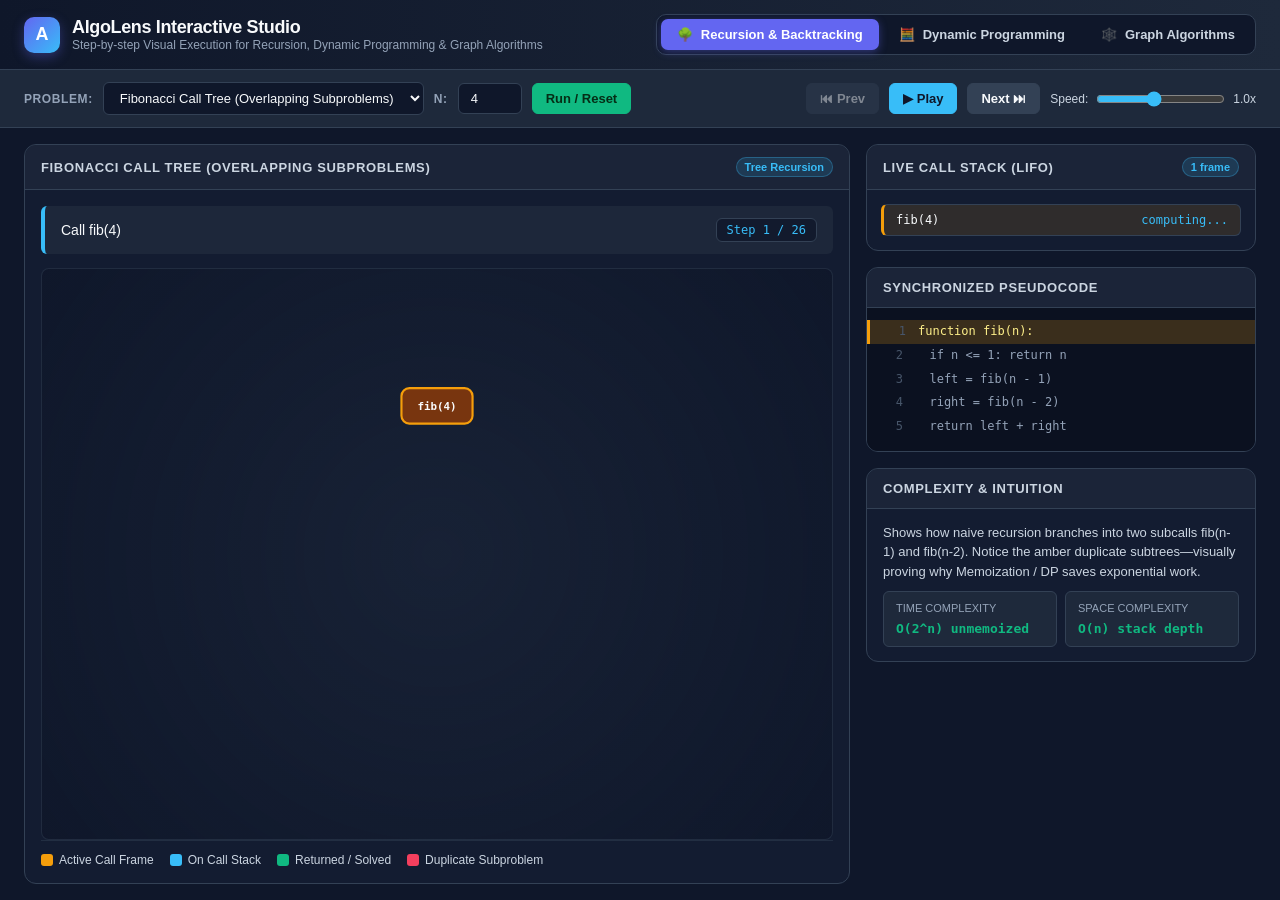
<file: algo_visualizer.html>
<!DOCTYPE html>
<html lang="en">
<head>
  <meta charset="UTF-8" />
  <meta name="viewport" content="width=device-width, initial-scale=1.0" />
  <title>AlgoLens — Visual Recursion, Dynamic Programming & Graph Studio</title>
  <style>
    :root {
      --bg-primary: #0f172a;
      --bg-secondary: #1e293b;
      --bg-tertiary: #334155;
      --bg-card: #131c31;
      --text-primary: #f8fafc;
      --text-secondary: #cbd5e1;
      --text-muted: #94a3b8;
      --accent-blue: #38bdf8;
      --accent-indigo: #6366f1;
      --accent-emerald: #10b981;
      --accent-amber: #f59e0b;
      --accent-rose: #f43f5e;
      --accent-purple: #a855f7;
      --border-color: #334155;
      --font-sans: 'Inter', -apple-system, BlinkMacSystemFont, 'Segoe UI', Roboto, sans-serif;
      --font-mono: 'JetBrains Mono', 'Fira Code', Consolas, monospace;
    }

    * {
      box-sizing: border-box;
      margin: 0;
      padding: 0;
    }

    body {
      background-color: var(--bg-primary);
      color: var(--text-primary);
      font-family: var(--font-sans);
      min-height: 100vh;
      display: flex;
      flex-direction: column;
      overflow-x: hidden;
    }

    /* Top Header */
    header {
      background: linear-gradient(90deg, #0f172a 0%, #1e293b 100%);
      border-bottom: 1px solid var(--border-color);
      padding: 14px 24px;
      display: flex;
      align-items: center;
      justify-content: space-between;
      flex-wrap: wrap;
      gap: 16px;
    }

    .brand {
      display: flex;
      align-items: center;
      gap: 12px;
    }

    .brand-icon {
      width: 36px;
      height: 36px;
      border-radius: 10px;
      background: linear-gradient(135deg, var(--accent-indigo), var(--accent-blue));
      display: flex;
      align-items: center;
      justify-content: center;
      font-weight: 800;
      font-size: 18px;
      color: white;
      box-shadow: 0 4px 12px rgba(99, 102, 241, 0.35);
    }

    .brand h1 {
      font-size: 18px;
      font-weight: 700;
      letter-spacing: -0.02em;
    }

    .brand p {
      font-size: 12px;
      color: var(--text-muted);
    }

    /* Category Tabs */
    .category-tabs {
      display: flex;
      background: var(--bg-primary);
      padding: 4px;
      border-radius: 10px;
      border: 1px solid var(--border-color);
      gap: 4px;
    }

    .cat-btn {
      background: transparent;
      color: var(--text-secondary);
      border: none;
      padding: 8px 16px;
      border-radius: 7px;
      font-size: 13px;
      font-weight: 600;
      cursor: pointer;
      transition: all 0.18s ease;
      display: flex;
      align-items: center;
      gap: 8px;
    }

    .cat-btn:hover {
      color: var(--text-primary);
      background: rgba(255, 255, 255, 0.05);
    }

    .cat-btn.active {
      background: var(--accent-indigo);
      color: white;
      box-shadow: 0 2px 8px rgba(99, 102, 241, 0.4);
    }

    /* Toolbar / Controls Bar */
    .toolbar {
      background: var(--bg-secondary);
      border-bottom: 1px solid var(--border-color);
      padding: 12px 24px;
      display: flex;
      align-items: center;
      justify-content: space-between;
      flex-wrap: wrap;
      gap: 16px;
    }

    .control-group {
      display: flex;
      align-items: center;
      gap: 10px;
      flex-wrap: wrap;
    }

    label.ctrl-label {
      font-size: 12px;
      font-weight: 600;
      text-transform: uppercase;
      letter-spacing: 0.05em;
      color: var(--text-muted);
    }

    select, input[type="text"], input[type="number"] {
      background: var(--bg-primary);
      color: var(--text-primary);
      border: 1px solid var(--border-color);
      padding: 7px 12px;
      border-radius: 6px;
      font-size: 13px;
      font-family: var(--font-sans);
      outline: none;
    }

    select:focus, input:focus {
      border-color: var(--accent-blue);
    }

    .btn {
      background: var(--bg-tertiary);
      color: var(--text-primary);
      border: 1px solid var(--border-color);
      padding: 7px 13px;
      border-radius: 6px;
      font-size: 13px;
      font-weight: 600;
      cursor: pointer;
      transition: all 0.15s ease;
      display: inline-flex;
      align-items: center;
      gap: 6px;
    }

    .btn:hover:not(:disabled) {
      background: #475569;
    }

    .btn:disabled {
      opacity: 0.45;
      cursor: not-allowed;
    }

    .btn-primary {
      background: var(--accent-blue);
      color: #0f172a;
      border-color: var(--accent-blue);
    }

    .btn-primary:hover:not(:disabled) {
      background: #7dd3fc;
    }

    .btn-emerald {
      background: var(--accent-emerald);
      color: #052e16;
      border-color: var(--accent-emerald);
    }

    .speed-wrap {
      display: flex;
      align-items: center;
      gap: 8px;
      font-size: 12px;
      color: var(--text-secondary);
    }

    input[type="range"] {
      accent-color: var(--accent-blue);
      cursor: pointer;
    }

    /* Main Workspace Grid */
    .workspace {
      flex: 1;
      display: grid;
      grid-template-columns: 1fr 390px;
      gap: 16px;
      padding: 16px 24px;
      max-width: 1600px;
      width: 100%;
      margin: 0 auto;
    }

    @media (max-width: 1100px) {
      .workspace {
        grid-template-columns: 1fr;
      }
    }

    .panel {
      background: var(--bg-card);
      border: 1px solid var(--border-color);
      border-radius: 12px;
      display: flex;
      flex-direction: column;
      overflow: hidden;
    }

    .panel-header {
      padding: 12px 16px;
      background: rgba(30, 41, 59, 0.7);
      border-bottom: 1px solid var(--border-color);
      display: flex;
      align-items: center;
      justify-content: space-between;
      gap: 12px;
    }

    .panel-title {
      font-size: 13px;
      font-weight: 700;
      text-transform: uppercase;
      letter-spacing: 0.05em;
      color: var(--text-secondary);
      display: flex;
      align-items: center;
      gap: 8px;
    }

    .badge {
      font-size: 11px;
      padding: 3px 8px;
      border-radius: 999px;
      font-weight: 600;
      background: rgba(56, 189, 248, 0.15);
      color: var(--accent-blue);
      border: 1px solid rgba(56, 189, 248, 0.3);
    }

    /* Left Visual Canvas Area */
    .canvas-container {
      position: relative;
      flex: 1;
      min-height: 480px;
      display: flex;
      flex-direction: column;
      justify-content: space-between;
      padding: 16px;
      overflow: auto;
    }

    /* Step Narrative Banner */
    .step-banner {
      background: rgba(30, 41, 59, 0.9);
      border-left: 4px solid var(--accent-blue);
      padding: 12px 16px;
      border-radius: 6px;
      margin-bottom: 14px;
      display: flex;
      align-items: center;
      justify-content: space-between;
      gap: 12px;
    }

    .step-text {
      font-size: 14px;
      line-height: 1.45;
      color: var(--text-primary);
    }

    .step-counter {
      font-family: var(--font-mono);
      font-size: 12px;
      color: var(--accent-blue);
      white-space: nowrap;
      background: rgba(15, 23, 42, 0.8);
      padding: 4px 10px;
      border-radius: 6px;
      border: 1px solid var(--border-color);
    }

    /* Legend */
    .legend {
      display: flex;
      gap: 16px;
      flex-wrap: wrap;
      padding-top: 12px;
      border-top: 1px solid rgba(51, 65, 85, 0.5);
      font-size: 12px;
      color: var(--text-secondary);
    }

    .legend-item {
      display: flex;
      align-items: center;
      gap: 6px;
    }

    .dot {
      width: 12px;
      height: 12px;
      border-radius: 3px;
      display: inline-block;
    }

    /* Right Sidebar */
    .sidebar {
      display: flex;
      flex-direction: column;
      gap: 16px;
    }

    /* State / Stack / Queue Inspector */
    .state-box {
      padding: 14px;
      max-height: 250px;
      overflow-y: auto;
      display: flex;
      flex-direction: column;
      gap: 8px;
    }

    .stack-frame {
      background: var(--bg-secondary);
      border: 1px solid var(--border-color);
      border-left: 3px solid var(--accent-indigo);
      padding: 8px 12px;
      border-radius: 6px;
      font-family: var(--font-mono);
      font-size: 12px;
      display: flex;
      justify-content: space-between;
      align-items: center;
    }

    .stack-frame.active {
      border-left-color: var(--accent-amber);
      background: rgba(245, 158, 11, 0.12);
    }

    /* Code Viewer */
    .code-box {
      padding: 12px 0;
      font-family: var(--font-mono);
      font-size: 12px;
      line-height: 1.65;
      overflow-x: auto;
      background: #0b1120;
    }

    .code-line {
      padding: 2px 16px;
      display: flex;
      gap: 12px;
      color: #94a3b8;
      white-space: pre;
    }

    .code-line.highlight {
      background: rgba(245, 158, 11, 0.2);
      color: #fef08a;
      border-left: 3px solid var(--accent-amber);
    }

    .line-num {
      color: #475569;
      user-select: none;
      width: 20px;
      text-align: right;
    }

    /* Complexity & Concept Card */
    .info-box {
      padding: 14px 16px;
      font-size: 13px;
      line-height: 1.5;
      color: var(--text-secondary);
      display: flex;
      flex-direction: column;
      gap: 10px;
    }

    .metrics-grid {
      display: grid;
      grid-template-columns: 1fr 1fr;
      gap: 8px;
    }

    .metric-card {
      background: var(--bg-secondary);
      padding: 8px 12px;
      border-radius: 6px;
      border: 1px solid var(--border-color);
    }

    .metric-label {
      font-size: 11px;
      color: var(--text-muted);
      text-transform: uppercase;
    }

    .metric-val {
      font-family: var(--font-mono);
      font-size: 13px;
      font-weight: 700;
      color: var(--accent-emerald);
      margin-top: 2px;
    }

    /* DP Grid Table Styling */
    .dp-stage {
      flex: 1;
      display: flex;
      flex-direction: column;
      align-items: center;
      justify-content: center;
      gap: 18px;
      overflow: auto;
      padding: 12px;
    }

    table.dp-table {
      border-collapse: separate;
      border-spacing: 4px;
    }

    table.dp-table th {
      font-family: var(--font-mono);
      font-size: 12px;
      color: var(--text-muted);
      padding: 6px 10px;
      text-align: center;
    }

    table.dp-table td {
      width: 52px;
      height: 46px;
      text-align: center;
      vertical-align: middle;
      font-family: var(--font-mono);
      font-size: 14px;
      font-weight: 700;
      background: var(--bg-secondary);
      border: 1px solid var(--border-color);
      border-radius: 6px;
      transition: all 0.2s ease;
      position: relative;
    }

    table.dp-table td.cell-current {
      background: rgba(245, 158, 11, 0.25);
      border: 2px solid var(--accent-amber);
      color: #fef08a;
      transform: scale(1.06);
      z-index: 2;
    }

    table.dp-table td.cell-dep {
      background: rgba(56, 189, 248, 0.22);
      border: 2px solid var(--accent-blue);
      color: #e0f2fe;
    }

    table.dp-table td.cell-computed {
      background: rgba(16, 185, 129, 0.14);
      border-color: rgba(16, 185, 129, 0.4);
      color: #a7f3d0;
    }

    table.dp-table td.cell-optimal {
      background: rgba(168, 85, 247, 0.3);
      border: 2px solid var(--accent-purple);
      color: #f3e8ff;
    }

    .formula-pill {
      background: #0b1120;
      border: 1px solid var(--border-color);
      padding: 10px 18px;
      border-radius: 8px;
      font-family: var(--font-mono);
      font-size: 13px;
      color: var(--accent-blue);
    }

    /* SVG Stage */
    .svg-stage {
      flex: 1;
      width: 100%;
      min-height: 390px;
      display: flex;
      align-items: center;
      justify-content: center;
      background: radial-gradient(circle at center, rgba(30, 41, 59, 0.45) 0%, rgba(15, 23, 42, 0.9) 100%);
      border-radius: 8px;
      border: 1px solid rgba(51, 65, 85, 0.5);
      overflow: auto;
    }

    svg {
      width: 100%;
      height: 100%;
      min-height: 390px;
    }
  </style>
</head>
<body>

  <header>
    <div class="brand">
      <div class="brand-icon">A</div>
      <div>
        <h1>AlgoLens Interactive Studio</h1>
        <p>Step-by-step Visual Execution for Recursion, Dynamic Programming & Graph Algorithms</p>
      </div>
    </div>

    <div class="category-tabs">
      <button class="cat-btn active" onclick="switchCategory('recursion')" id="tab-recursion">
        <span>🌳</span> Recursion & Backtracking
      </button>
      <button class="cat-btn" onclick="switchCategory('dp')" id="tab-dp">
        <span>🧮</span> Dynamic Programming
      </button>
      <button class="cat-btn" onclick="switchCategory('graph')" id="tab-graph">
        <span>🕸️</span> Graph Algorithms
      </button>
    </div>
  </header>

  <div class="toolbar">
    <div class="control-group">
      <label class="ctrl-label" for="algo-select">Problem:</label>
      <select id="algo-select" onchange="onProblemChange()"></select>

      <div id="param-controls" class="control-group"></div>

      <button class="btn btn-emerald" onclick="rebuildSimulation()">Run / Reset</button>
    </div>

    <div class="control-group">
      <button class="btn" id="btn-prev" onclick="stepBackward()">⏮ Prev</button>
      <button class="btn btn-primary" id="btn-play" onclick="togglePlay()">▶ Play</button>
      <button class="btn" id="btn-next" onclick="stepForward()">Next ⏭</button>

      <div class="speed-wrap">
        <span>Speed:</span>
        <input type="range" id="speed-slider" min="150" max="1400" step="50" value="700" oninput="updateSpeed()" />
        <span id="speed-label">1.0x</span>
      </div>
    </div>
  </div>

  <main class="workspace">
    <!-- Left Visualization Panel -->
    <section class="panel">
      <div class="panel-header">
        <div class="panel-title">
          <span id="canvas-title">Recursion Tree & Execution Canvas</span>
        </div>
        <span class="badge" id="algo-badge">Top-Down DFS</span>
      </div>

      <div class="canvas-container">
        <div class="step-banner">
          <div class="step-text" id="step-description">Click "Play" or "Next" to step through the algorithm execution.</div>
          <div class="step-counter" id="step-counter">Step 0 / 0</div>
        </div>

        <div id="visual-stage" class="svg-stage"></div>

        <div class="legend" id="legend-bar"></div>
      </div>
    </section>

    <!-- Right Inspector Sidebar -->
    <aside class="sidebar">
      <div class="panel">
        <div class="panel-header">
          <div class="panel-title" id="inspector-title">Live Call Stack / State</div>
          <span class="badge" id="inspector-count">0 items</span>
        </div>
        <div class="state-box" id="state-inspector"></div>
      </div>

      <div class="panel">
        <div class="panel-header">
          <div class="panel-title">Synchronized Pseudocode</div>
        </div>
        <div class="code-box" id="code-viewer"></div>
      </div>

      <div class="panel">
        <div class="panel-header">
          <div class="panel-title">Complexity & Intuition</div>
        </div>
        <div class="info-box">
          <div id="algo-intuition"></div>
          <div class="metrics-grid">
            <div class="metric-card">
              <div class="metric-label">Time Complexity</div>
              <div class="metric-val" id="time-comp">O(2^n)</div>
            </div>
            <div class="metric-card">
              <div class="metric-label">Space Complexity</div>
              <div class="metric-val" id="space-comp">O(n)</div>
            </div>
          </div>
        </div>
      </div>
    </aside>
  </main>

  <script>
    // =========================================================================
    // GLOBAL STATE & CATALOG
    // =========================================================================
    let currentCategory = 'recursion';
    let currentProblem = 'fib';
    let steps = [];
    let currentStepIdx = 0;
    let playTimer = null;
    let stepDelay = 700;

    const CATALOG = {
      recursion: [
        {
          id: 'fib',
          name: 'Fibonacci Call Tree (Overlapping Subproblems)',
          badge: 'Tree Recursion',
          time: 'O(2^n) unmemoized',
          space: 'O(n) stack depth',
          intuition: 'Shows how naive recursion branches into two subcalls fib(n-1) and fib(n-2). Notice the amber duplicate subtrees—visually proving why Memoization / DP saves exponential work.',
          code: [
            'function fib(n):',
            '  if n <= 1: return n',
            '  left = fib(n - 1)',
            '  right = fib(n - 2)',
            '  return left + right'
          ]
        },
        {
          id: 'subsets',
          name: 'Subsets / Backtracking Decision Tree',
          badge: 'Include / Exclude',
          time: 'O(n · 2^n)',
          space: 'O(n) path stack',
          intuition: 'At each index i, we branch left to INCLUDE nums[i] in our current subset, and branch right to EXCLUDE it, backtracking once we hit the leaf base case.',
          code: [
            'function dfs(idx, path):',
            '  if idx == nums.length:',
            '    result.push([...path]); return',
            '  path.push(nums[idx])',
            '  dfs(idx + 1, path)      // Include',
            '  path.pop()              // Backtrack',
            '  dfs(idx + 1, path)      // Exclude'
          ]
        }
      ],
      dp: [
        {
          id: 'knapsack',
          name: '0/1 Knapsack Problem (2D Tabulation)',
          badge: '2D Bottom-Up DP',
          time: 'O(N · W)',
          space: 'O(N · W)',
          intuition: 'Each cell dp[i][w] decides whether to skip item i (inherit dp[i-1][w] directly above) or take item i (val[i] + dp[i-1][w - wt[i]]). Blue cells highlight the exact dependencies compared.',
          code: [
            'for i = 1 to N:',
            '  for w = 0 to W:',
            '    if wt[i] <= w:',
            '      dp[i][w] = max(dp[i-1][w], val[i] + dp[i-1][w-wt[i]])',
            '    else:',
            '      dp[i][w] = dp[i-1][w]',
            'return dp[N][W]'
          ]
        },
        {
          id: 'coinchange',
          name: 'Coin Change — Minimum Coins (1D Tabulation)',
          badge: '1D Unbounded DP',
          time: 'O(Amount · |Coins|)',
          space: 'O(Amount)',
          intuition: 'For each target amount a from 1..Amount, we try every coin c and check if dp[a - c] + 1 improves our minimum coin count for dp[a].',
          code: [
            'dp[0] = 0; dp[1..amount] = INF',
            'for a = 1 to amount:',
            '  for coin in coins:',
            '    if a - coin >= 0:',
            '      dp[a] = min(dp[a], 1 + dp[a - coin])',
            'return dp[amount]'
          ]
        },
        {
          id: 'lcs',
          name: 'Longest Common Subsequence (2D String DP)',
          badge: 'String Alignment DP',
          time: 'O(M · N)',
          space: 'O(M · N)',
          intuition: 'When characters s1[i-1] == s2[j-1] match, we extend the diagonal subsequence (1 + dp[i-1][j-1]). Otherwise, we take max(top, left). Purple cells trace back the optimal LCS string!',
          code: [
            'for i = 1 to m:',
            '  for j = 1 to n:',
            '    if s1[i-1] == s2[j-1]:',
            '      dp[i][j] = 1 + dp[i-1][j-1]',
            '    else:',
            '      dp[i][j] = max(dp[i-1][j], dp[i][j-1])'
          ]
        }
      ],
      graph: [
        {
          id: 'bfs',
          name: 'Breadth-First Search (Shortest Unweighted Path)',
          badge: 'FIFO Queue Traversal',
          time: 'O(V + E)',
          space: 'O(V) queue',
          intuition: 'BFS explores the graph in concentric distance waves using a FIFO Queue. The first time target node F is popped, we are guaranteed the shortest unweighted path.',
          code: [
            'queue.enqueue(start); visited.add(start)',
            'while queue not empty:',
            '  u = queue.dequeue()',
            '  for v in neighbors(u):',
            '    if v not in visited:',
            '      visited.add(v); parent[v] = u',
            '      queue.enqueue(v)'
          ]
        },
        {
          id: 'dfs',
          name: 'Depth-First Search & Backtracking Traversal',
          badge: 'LIFO Stack / Recursion',
          time: 'O(V + E)',
          space: 'O(V) call stack',
          intuition: 'DFS plunges deep along each branch before backtracking. Watch the Call Stack push active vertices and unwind in reverse order when a vertex has no unvisited neighbors.',
          code: [
            'function dfs(u):',
            '  visited.add(u)',
            '  for v in neighbors(u):',
            '    if v not in visited:',
            '      dfs(v)',
            '  // Backtrack from u'
          ]
        },
        {
          id: 'dijkstra',
          name: "Dijkstra's Shortest Path Algorithm (Weighted)",
          badge: 'Greedy Priority Queue',
          time: 'O((V + E) log V)',
          space: 'O(V) min-heap',
          intuition: 'Always expands the unvisited vertex u with the smallest known tentative distance dist[u], relaxing outgoing edges where dist[u] + weight(u,v) < dist[v].',
          code: [
            'dist[start] = 0; pq.push((0, start))',
            'while pq not empty:',
            '  (d, u) = pq.popMin()',
            '  for (v, w) in adj[u]:',
            '    if dist[u] + w < dist[v]:',
            '      dist[v] = dist[u] + w; parent[v] = u',
            '      pq.push((dist[v], v))'
          ]
        }
      ]
    };

    // =========================================================================
    // UI INITIALIZATION & CONTROLS
    // =========================================================================
    function switchCategory(cat) {
      stopPlay();
      currentCategory = cat;
      document.querySelectorAll('.cat-btn').forEach(b => b.classList.remove('active'));
      document.getElementById('tab-' + cat).classList.add('active');

      const select = document.getElementById('algo-select');
      select.innerHTML = '';
      CATALOG[cat].forEach(item => {
        const opt = document.createElement('option');
        opt.value = item.id;
        opt.textContent = item.name;
        select.appendChild(opt);
      });

      currentProblem = CATALOG[cat][0].id;
      renderParamControls();
      rebuildSimulation();
    }

    function onProblemChange() {
      stopPlay();
      currentProblem = document.getElementById('algo-select').value;
      renderParamControls();
      rebuildSimulation();
    }

    function renderParamControls() {
      const container = document.getElementById('param-controls');
      container.innerHTML = '';

      if (currentProblem === 'fib') {
        container.innerHTML = `
          <label class="ctrl-label">N:</label>
          <input type="number" id="param-fib-n" min="2" max="6" value="4" style="width:64px" />
        `;
      } else if (currentProblem === 'subsets') {
        container.innerHTML = `
          <label class="ctrl-label">Array:</label>
          <input type="text" id="param-subsets-arr" value="1, 2, 3" style="width:100px" />
        `;
      } else if (currentProblem === 'knapsack') {
        container.innerHTML = `
          <label class="ctrl-label">Capacity W:</label>
          <input type="number" id="param-knap-w" min="3" max="8" value="5" style="width:64px" />
        `;
      } else if (currentProblem === 'coinchange') {
        container.innerHTML = `
          <label class="ctrl-label">Coins:</label>
          <input type="text" id="param-coins" value="1, 3, 4" style="width:90px" />
          <label class="ctrl-label">Target:</label>
          <input type="number" id="param-amount" min="3" max="10" value="6" style="width:64px" />
        `;
      } else if (currentProblem === 'lcs') {
        container.innerHTML = `
          <label class="ctrl-label">S1:</label>
          <input type="text" id="param-s1" value="ACDBE" maxlength="6" style="width:82px" />
          <label class="ctrl-label">S2:</label>
          <input type="text" id="param-s2" value="ABCDE" maxlength="6" style="width:82px" />
        `;
      } else if (currentCategory === 'graph') {
        container.innerHTML = `
          <label class="ctrl-label">Start:</label>
          <select id="param-start">
            <option value="A" selected>Node A</option>
            <option value="B">Node B</option>
            <option value="C">Node C</option>
          </select>
          <label class="ctrl-label">Target:</label>
          <select id="param-target">
            <option value="F" selected>Node F</option>
            <option value="E">Node E</option>
            <option value="D">Node D</option>
          </select>
        `;
      }
    }

    function updateMetadata() {
      const meta = CATALOG[currentCategory].find(x => x.id === currentProblem);
      document.getElementById('canvas-title').textContent = meta.name;
      document.getElementById('algo-badge').textContent = meta.badge;
      document.getElementById('time-comp').textContent = meta.time;
      document.getElementById('space-comp').textContent = meta.space;
      document.getElementById('algo-intuition').textContent = meta.intuition;

      const codeViewer = document.getElementById('code-viewer');
      codeViewer.innerHTML = meta.code.map((line, i) => `
        <div class="code-line" id="code-line-${i}">
          <span class="line-num">${i + 1}</span>
          <span>${line.replace(/</g, '&lt;').replace(/>/g, '&gt;')}</span>
        </div>
      `).join('');

      const legend = document.getElementById('legend-bar');
      if (currentCategory === 'recursion') {
        document.getElementById('inspector-title').textContent = 'Live Call Stack (LIFO)';
        legend.innerHTML = `
          <div class="legend-item"><span class="dot" style="background:#f59e0b"></span> Active Call Frame</div>
          <div class="legend-item"><span class="dot" style="background:#38bdf8"></span> On Call Stack</div>
          <div class="legend-item"><span class="dot" style="background:#10b981"></span> Returned / Solved</div>
          <div class="legend-item"><span class="dot" style="background:#f43f5e"></span> Duplicate Subproblem</div>
        `;
      } else if (currentCategory === 'dp') {
        document.getElementById('inspector-title').textContent = 'State Transition Log';
        legend.innerHTML = `
          <div class="legend-item"><span class="dot" style="background:#f59e0b"></span> Current Cell dp[i][j]</div>
          <div class="legend-item"><span class="dot" style="background:#38bdf8"></span> Dependency Cells Compared</div>
          <div class="legend-item"><span class="dot" style="background:#10b981"></span> Computed State</div>
          <div class="legend-item"><span class="dot" style="background:#a855f7"></span> Optimal Backtracked Path</div>
        `;
      } else {
        document.getElementById('inspector-title').textContent =
          currentProblem === 'bfs' ? 'FIFO Queue & Distances' :
          currentProblem === 'dfs' ? 'Recursion Stack & Order' : 'Priority Queue & Relaxation';
        legend.innerHTML = `
          <div class="legend-item"><span class="dot" style="background:#f59e0b"></span> Current Vertex</div>
          <div class="legend-item"><span class="dot" style="background:#38bdf8"></span> Frontier (In Queue/Stack)</div>
          <div class="legend-item"><span class="dot" style="background:#10b981"></span> Visited / Settled</div>
          <div class="legend-item"><span class="dot" style="background:#a855f7"></span> Shortest / Chosen Path</div>
        `;
      }
    }

    // =========================================================================
    // STEP GENERATORS FOR EACH ALGORITHM
    // =========================================================================
    function rebuildSimulation() {
      stopPlay();
      updateMetadata();
      steps = [];
      currentStepIdx = 0;

      if (currentProblem === 'fib') generateFibSteps();
      else if (currentProblem === 'subsets') generateSubsetsSteps();
      else if (currentProblem === 'knapsack') generateKnapsackSteps();
      else if (currentProblem === 'coinchange') generateCoinChangeSteps();
      else if (currentProblem === 'lcs') generateLCSSteps();
      else if (currentProblem === 'bfs') generateGraphSteps('bfs');
      else if (currentProblem === 'dfs') generateGraphSteps('dfs');
      else if (currentProblem === 'dijkstra') generateGraphSteps('dijkstra');

      renderCurrentStep();
    }

    // 1. FIBONACCI RECURSION TREE
    function generateFibSteps() {
      const nInput = document.getElementById('param-fib-n');
      const N = Math.max(2, Math.min(6, parseInt(nInput ? nInput.value : 4) || 4));
      if (nInput) nInput.value = N;

      const nodes = [];
      const edges = [];
      let idCounter = 0;

      function buildLayout(val, depth, xMin, xMax, parentId) {
        const id = idCounter++;
        const x = (xMin + xMax) / 2;
        const y = 45 + depth * 64;
        const node = { id, label: `fib(${val})`, val, x, y, status: 'hidden', ret: null, dup: false };
        nodes.push(node);
        if (parentId !== null) edges.push({ from: parentId, to: id, status: 'hidden' });
        if (val > 1) {
          node.leftId = buildLayout(val - 1, depth + 1, xMin, x, id);
          node.rightId = buildLayout(val - 2, depth + 1, x, xMax, id);
        }
        return id;
      }

      buildLayout(N, 0, 30, 770, null);

      const stack = [];
      const computedCounts = {};

      function snap(desc, codeLine, activeId) {
        steps.push({
          type: 'tree',
          desc,
          codeLine,
          activeId,
          nodes: JSON.parse(JSON.stringify(nodes)),
          edges: JSON.parse(JSON.stringify(edges)),
          stack: JSON.parse(JSON.stringify(stack))
        });
      }

      function sim(id) {
        const node = nodes[id];
        node.status = 'active';
        const edge = edges.find(e => e.to === id);
        if (edge) edge.status = 'active';

        if (computedCounts[node.val]) {
          node.dup = true;
        }

        stack.push({ call: `fib(${node.val})`, state: 'computing...' });
        snap(
          `Call fib(${node.val})${node.dup ? ' — Overlapping subproblem already solved earlier!' : ''}`,
          0,
          id
        );

        if (node.val <= 1) {
          node.ret = node.val;
          node.status = 'done';
          computedCounts[node.val] = (computedCounts[node.val] || 0) + 1;
          stack[stack.length - 1].state = `return ${node.val}`;
          snap(`Base case reached: fib(${node.val}) returns ${node.val}.`, 1, id);
          stack.pop();
          if (edge) edge.status = 'done';
          return node.val;
        }

        node.status = 'waiting';
        snap(`fib(${node.val}) branches left to compute fib(${node.val - 1}).`, 2, id);
        const lVal = sim(node.leftId);

        node.status = 'active';
        stack[stack.length - 1].state = `left=${lVal}, calling fib(${node.val - 2})`;
        snap(`fib(${node.val}) received left=${lVal}; now branches right to compute fib(${node.val - 2}).`, 3, id);
        const rVal = sim(node.rightId);

        node.status = 'done';
        node.ret = lVal + rVal;
        computedCounts[node.val] = (computedCounts[node.val] || 0) + 1;
        stack[stack.length - 1].state = `return ${lVal} + ${rVal} = ${node.ret}`;
        snap(`fib(${node.val}) combines ${lVal} + ${rVal} = ${node.ret} and returns to parent.`, 4, id);
        stack.pop();
        if (edge) edge.status = 'done';
        return node.ret;
      }

      sim(0);
    }

    // 2. SUBSETS DECISION TREE
    function generateSubsetsSteps() {
      const raw = (document.getElementById('param-subsets-arr')?.value || '1, 2, 3')
        .split(',')
        .map(s => s.trim())
        .filter(Boolean)
        .slice(0, 3);
      const nums = raw.length ? raw : ['1', '2', '3'];

      const nodes = [];
      const edges = [];
      let idCounter = 0;

      function buildTree(idx, path, xMin, xMax, parentId, choiceLabel) {
        const id = idCounter++;
        const x = (xMin + xMax) / 2;
        const y = 45 + idx * 78;
        const node = {
          id,
          label: `[${path.join(',')}]`,
          idx,
          x,
          y,
          status: 'hidden',
          ret: null,
          choiceLabel
        };
        nodes.push(node);
        if (parentId !== null) {
          edges.push({ from: parentId, to: id, status: 'hidden', label: choiceLabel });
        }
        if (idx < nums.length) {
          node.leftId = buildTree(idx + 1, [...path, nums[idx]], xMin, x, id, `+${nums[idx]}`);
          node.rightId = buildTree(idx + 1, [...path], x, xMax, id, `skip ${nums[idx]}`);
        }
        return id;
      }

      buildTree(0, [], 25, 775, null, '');

      const stack = [];
      const found = [];

      function snap(desc, codeLine, activeId) {
        steps.push({
          type: 'tree',
          desc,
          codeLine,
          activeId,
          nodes: JSON.parse(JSON.stringify(nodes)),
          edges: JSON.parse(JSON.stringify(edges)),
          stack: JSON.parse(JSON.stringify(stack))
        });
      }

      function dfs(id, path) {
        const node = nodes[id];
        node.status = 'active';
        const edge = edges.find(e => e.to === id);
        if (edge) edge.status = 'active';

        stack.push({ call: `dfs(idx=${node.idx}, [${path.join(',')}])`, state: 'exploring' });
        snap(`Enter dfs(idx=${node.idx}) with current subset [${path.join(', ')}].`, 0, id);

        if (node.idx === nums.length) {
          node.status = 'done';
          found.push(`[${path.join(',')}]`);
          stack[stack.length - 1].state = `emit [${path.join(',')}]`;
          snap(`Leaf reached! Recorded subset [${path.join(', ')}] (Total found: ${found.length}).`, 2, id);
          stack.pop();
          if (edge) edge.status = 'done';
          return;
        }

        node.status = 'waiting';
        snap(`Include nums[${node.idx}] = ${nums[node.idx]} and recurse left.`, 4, id);
        dfs(node.leftId, [...path, nums[node.idx]]);

        node.status = 'active';
        snap(`Backtrack (pop ${nums[node.idx]}) and recurse right to exclude nums[${node.idx}].`, 6, id);
        dfs(node.rightId, [...path]);

        node.status = 'done';
        stack.pop();
        if (edge) edge.status = 'done';
      }

      dfs(0, []);
    }

    // 3. 0/1 KNAPSACK DP
    function generateKnapsackSteps() {
      const wInput = document.getElementById('param-knap-w');
      const W = Math.max(3, Math.min(8, parseInt(wInput ? wInput.value : 5) || 5));
      if (wInput) wInput.value = W;

      const items = [
        { name: 'Item 1', wt: 1, val: 15 },
        { name: 'Item 2', wt: 3, val: 40 },
        { name: 'Item 3', wt: 4, val: 50 },
        { name: 'Item 4', wt: 2, val: 30 }
      ];
      const N = items.length;
      const dp = Array.from({ length: N + 1 }, () => Array(W + 1).fill(0));
      const computed = Array.from({ length: N + 1 }, (_, r) =>
        Array.from({ length: W + 1 }, () => r === 0)
      );
      const history = [];

      function pushStep(desc, codeLine, curr, deps, formula, optimalCells = []) {
        steps.push({
          type: 'dp2d',
          desc,
          codeLine,
          rowHeaders: ['0 (None)', ...items.map((it, idx) => `#${idx+1} (${it.wt}kg,$${it.val})`)],
          colHeaders: Array.from({ length: W + 1 }, (_, w) => `w=${w}`),
          dp: JSON.parse(JSON.stringify(dp)),
          computed: JSON.parse(JSON.stringify(computed)),
          curr,
          deps,
          formula,
          optimalCells,
          stack: JSON.parse(JSON.stringify(history.slice(-6).reverse()))
        });
      }

      pushStep('Initialized base row i=0 with 0 value for all capacities w=0..W.', 0, null, [], 'Base Case: dp[0][w] = 0');

      for (let i = 1; i <= N; i++) {
        const { wt, val } = items[i - 1];
        for (let w = 0; w <= W; w++) {
          if (wt <= w) {
            const skipVal = dp[i - 1][w];
            const takeVal = val + dp[i - 1][w - wt];
            dp[i][w] = Math.max(skipVal, takeVal);
            computed[i][w] = true;
            const f = `dp[${i}][${w}] = max(skip=${skipVal}, $${val} + dp[${i-1}][${w-wt}](${dp[i-1][w-wt]})) = ${dp[i][w]}`;
            history.push({ call: `dp[${i}][${w}]`, state: `${dp[i][w]} (${takeVal >= skipVal ? 'TAKE' : 'SKIP'})` });
            pushStep(
              `Item ${i} (wt=${wt}, val=$${val}) fits in capacity w=${w}: compare skipping ($${skipVal}) vs taking ($${takeVal}).`,
              3,
              [i, w],
              [[i - 1, w], [i - 1, w - wt]],
              f
            );
          } else {
            dp[i][w] = dp[i - 1][w];
            computed[i][w] = true;
            const f = `wt=${wt} > w=${w} → cannot fit, inherit dp[${i-1}][${w}] = ${dp[i][w]}`;
            history.push({ call: `dp[${i}][${w}]`, state: `${dp[i][w]} (TOO HEAVY)` });
            pushStep(
              `Item ${i} (wt=${wt}) exceeds capacity w=${w}. Inherit value $${dp[i - 1][w]} from row above.`,
              5,
              [i, w],
              [[i - 1, w]],
              f
            );
          }
        }
      }

      // Backtrack optimal items
      let remW = W;
      const opt = [];
      const chosen = [];
      for (let i = N; i >= 1; i--) {
        opt.push([i, remW]);
        if (dp[i][remW] !== dp[i - 1][remW]) {
          chosen.push(`Item ${i} ($${items[i-1].val})`);
          remW -= items[i - 1].wt;
        }
      }
      opt.push([0, remW]);
      pushStep(
        `Optimal value is $${dp[N][W]}! Backtracking purple cells shows selected items: ${chosen.reverse().join(' + ')}.`,
        6,
        [N, W],
        [],
        `Max Value = $${dp[N][W]} | Selected: ${chosen.join(', ')}`,
        opt
      );
    }

    // 4. COIN CHANGE 1D DP
    function generateCoinChangeSteps() {
      const rawCoins = (document.getElementById('param-coins')?.value || '1, 3, 4')
        .split(',')
        .map(x => parseInt(x.trim()))
        .filter(x => !isNaN(x) && x > 0);
      const coins = rawCoins.length ? rawCoins : [1, 3, 4];
      const amtInput = document.getElementById('param-amount');
      const amount = Math.max(3, Math.min(10, parseInt(amtInput ? amtInput.value : 6) || 6));
      if (amtInput) amtInput.value = amount;

      const INF = 99;
      const dp = Array(amount + 1).fill(INF);
      const computed = Array(amount + 1).fill(false);
      dp[0] = 0;
      computed[0] = true;
      const history = [];

      function pushStep(desc, codeLine, curr, deps, formula, optimalCells = []) {
        steps.push({
          type: 'dp2d',
          desc,
          codeLine,
          rowHeaders: ['Min Coins'],
          colHeaders: Array.from({ length: amount + 1 }, (_, a) => `amt=${a}`),
          dp: [dp.map(v => (v >= INF ? '∞' : v))],
          computed: [computed.slice()],
          curr: curr !== null ? [0, curr] : null,
          deps: deps.map(d => [0, d]),
          formula,
          optimalCells: optimalCells.map(c => [0, c]),
          stack: JSON.parse(JSON.stringify(history.slice(-6).reverse()))
        });
      }

      pushStep(`Base case: dp[0] = 0 coins, all other amounts initialized to ∞.`, 0, 0, [], `dp[0] = 0`);

      for (let a = 1; a <= amount; a++) {
        for (const c of coins) {
          if (a - c >= 0) {
            const candidate = dp[a - c] + 1;
            const improved = candidate < dp[a];
            if (improved) dp[a] = candidate;
            computed[a] = true;
            const f = `Try coin=${c}: min(dp[${a}], 1 + dp[${a - c}]) → ${dp[a] >= INF ? '∞' : dp[a]}`;
            history.push({ call: `amt=${a}, coin=${c}`, state: `dp[${a}] = ${dp[a] >= INF ? '∞' : dp[a]}` });
            pushStep(
              `Target amount ${a} using coin ${c}: look back at dp[${a - c}] (${dp[a - c] >= INF ? '∞' : dp[a - c]}) + 1 coin = ${candidate >= INF ? '∞' : candidate}.`,
              4,
              a,
              [a - c],
              f
            );
          }
        }
      }

      pushStep(
        `Finished! Minimum coins to make amount ${amount} is ${dp[amount] >= INF ? 'Impossible' : dp[amount]}.`,
        5,
        amount,
        [],
        `Answer: dp[${amount}] = ${dp[amount] >= INF ? '∞' : dp[amount]}`,
        [amount]
      );
    }

    // 5. LONGEST COMMON SUBSEQUENCE (LCS)
    function generateLCSSteps() {
      const s1 = (document.getElementById('param-s1')?.value || 'ACDBE').toUpperCase().slice(0, 6);
      const s2 = (document.getElementById('param-s2')?.value || 'ABCDE').toUpperCase().slice(0, 6);
      const m = s1.length;
      const n = s2.length;

      const dp = Array.from({ length: m + 1 }, () => Array(n + 1).fill(0));
      const computed = Array.from({ length: m + 1 }, (_, r) =>
        Array.from({ length: n + 1 }, (_, c) => r === 0 || c === 0)
      );
      const history = [];

      function pushStep(desc, codeLine, curr, deps, formula, optimalCells = []) {
        steps.push({
          type: 'dp2d',
          desc,
          codeLine,
          rowHeaders: ['""', ...s1.split('').map((ch, i) => `${ch} (${i+1})`)],
          colHeaders: ['""', ...s2.split('').map((ch, j) => `${ch} (${j+1})`)],
          dp: JSON.parse(JSON.stringify(dp)),
          computed: JSON.parse(JSON.stringify(computed)),
          curr,
          deps,
          formula,
          optimalCells,
          stack: JSON.parse(JSON.stringify(history.slice(-6).reverse()))
        });
      }

      pushStep(`Initialized row 0 and col 0 to 0 (empty prefix matches).`, 0, null, [], `Base row/col = 0`);

      for (let i = 1; i <= m; i++) {
        for (let j = 1; j <= n; j++) {
          const match = s1[i - 1] === s2[j - 1];
          if (match) {
            dp[i][j] = 1 + dp[i - 1][j - 1];
            computed[i][j] = true;
            history.push({ call: `('${s1[i-1]}','${s2[j-1]}')`, state: `Match! -> ${dp[i][j]}` });
            pushStep(
              `Characters match ('${s1[i - 1]}' == '${s2[j - 1]}')! Take diagonal dp[${i - 1}][${j - 1}] + 1 = ${dp[i][j]}.`,
              3,
              [i, j],
              [[i - 1, j - 1]],
              `s1[${i-1}] == s2[${j-1}] ('${s1[i-1]}') → 1 + dp[${i-1}][${j-1}] = ${dp[i][j]}`
            );
          } else {
            dp[i][j] = Math.max(dp[i - 1][j], dp[i][j - 1]);
            computed[i][j] = true;
            history.push({ call: `('${s1[i-1]}','${s2[j-1]}')`, state: `max(${dp[i-1][j]},${dp[i][j-1]})=${dp[i][j]}` });
            pushStep(
              `Mismatch ('${s1[i - 1]}' != '${s2[j - 1]}'): take max(top=${dp[i - 1][j]}, left=${dp[i][j - 1]}) = ${dp[i][j]}.`,
              5,
              [i, j],
              [[i - 1, j], [i, j - 1]],
              `Mismatch → max(dp[${i-1}][${j}](${dp[i-1][j]}), dp[${i}][${j-1}](${dp[i][j-1]})) = ${dp[i][j]}`
            );
          }
        }
      }

      // Backtrack LCS string
      let i = m, j = n;
      const opt = [];
      const chars = [];
      while (i > 0 && j > 0) {
        opt.push([i, j]);
        if (s1[i - 1] === s2[j - 1]) {
          chars.push(s1[i - 1]);
          i--;
          j--;
        } else if (dp[i - 1][j] >= dp[i][j - 1]) {
          i--;
        } else {
          j--;
        }
      }
      const lcsStr = chars.reverse().join('');
      pushStep(
        `Complete! LCS length is ${dp[m][n]} ("${lcsStr}"). Purple cells show the traceback path.`,
        5,
        [m, n],
        [],
        `LCS("${s1}", "${s2}") = "${lcsStr}" (Length ${dp[m][n]})`,
        opt
      );
    }

    // 6. GRAPH ALGORITHMS (BFS, DFS, DIJKSTRA)
    function generateGraphSteps(mode) {
      const startNode = document.getElementById('param-start')?.value || 'A';
      const targetNode = document.getElementById('param-target')?.value || 'F';

      const baseNodes = {
        A: { id: 'A', x: 110, y: 195 },
        B: { id: 'B', x: 270, y: 90 },
        C: { id: 'C', x: 270, y: 300 },
        D: { id: 'D', x: 470, y: 90 },
        E: { id: 'E', x: 470, y: 300 },
        F: { id: 'F', x: 650, y: 195 }
      };

      const rawEdges = [
        { u: 'A', v: 'B', w: 4 },
        { u: 'A', v: 'C', w: 2 },
        { u: 'B', v: 'C', w: 1 },
        { u: 'B', v: 'D', w: 5 },
        { u: 'C', v: 'D', w: 8 },
        { u: 'C', v: 'E', w: 10 },
        { u: 'D', v: 'E', w: 2 },
        { u: 'D', v: 'F', w: 6 },
        { u: 'E', v: 'F', w: 3 }
      ];

      const adj = {};
      Object.keys(baseNodes).forEach(k => (adj[k] = []));
      rawEdges.forEach(e => {
        adj[e.u].push({ to: e.v, w: e.w });
        adj[e.v].push({ to: e.u, w: e.w });
      });

      const nodeState = {};
      const dist = {};
      const parent = {};
      Object.keys(baseNodes).forEach(k => {
        nodeState[k] = 'unvisited';
        dist[k] = Infinity;
        parent[k] = null;
      });

      function snap(desc, codeLine, activeEdge, structureItems, pathEdges = []) {
        steps.push({
          type: 'graph',
          desc,
          codeLine,
          baseNodes,
          rawEdges,
          nodeState: JSON.parse(JSON.stringify(nodeState)),
          dist: JSON.parse(JSON.stringify(dist)),
          parent: JSON.parse(JSON.stringify(parent)),
          activeEdge,
          pathEdges,
          stack: JSON.parse(JSON.stringify(structureItems))
        });
      }

      function buildPathEdges(endKey) {
        const pEdges = [];
        let curr = endKey;
        while (parent[curr]) {
          pEdges.push([parent[curr], curr]);
          curr = parent[curr];
        }
        return pEdges;
      }

      if (mode === 'bfs') {
        const q = [startNode];
        nodeState[startNode] = 'frontier';
        dist[startNode] = 0;
        snap(`Enqueued start vertex ${startNode} with distance 0.`, 0, null, [{ call: `Queue[0]: ${startNode}`, state: `dist=0` }]);

        while (q.length > 0) {
          const u = q.shift();
          nodeState[u] = 'active';
          snap(
            `Dequeued vertex ${u} (dist=${dist[u]}) from front of FIFO queue.`,
            2,
            null,
            q.map((item, idx) => ({ call: `Queue[${idx}]: ${item}`, state: `dist=${dist[item]}` }))
          );

          if (u === targetNode) {
            nodeState[u] = 'visited';
            const pathEdges = buildPathEdges(targetNode);
            snap(
              `Target vertex ${targetNode} reached! Shortest unweighted path takes ${dist[targetNode]} edges.`,
              2,
              null,
              [{ call: `Target ${targetNode} Found`, state: `${dist[targetNode]} hops` }],
              pathEdges
            );
            break;
          }

          for (const nb of adj[u]) {
            const v = nb.to;
            if (nodeState[v] === 'unvisited') {
              nodeState[v] = 'frontier';
              dist[v] = dist[u] + 1;
              parent[v] = u;
              q.push(v);
              snap(
                `Discovered unvisited neighbor ${v} via ${u} → ${v}; set dist[${v}]=${dist[v]} and enqueue.`,
                6,
                [u, v],
                q.map((item, idx) => ({ call: `Queue[${idx}]: ${item}`, state: `dist=${dist[item]}` }))
              );
            }
          }
          nodeState[u] = 'visited';
        }
      } else if (mode === 'dfs') {
        const callStack = [];
        let stepOrder = 0;

        function dfsVisit(u) {
          nodeState[u] = 'active';
          dist[u] = ++stepOrder;
          callStack.push({ call: `dfs(${u})`, state: `disc #${dist[u]}` });
          snap(`Entered dfs(${u}) — discovery order #${dist[u]}.`, 1, null, [...callStack].reverse());

          for (const nb of adj[u]) {
            const v = nb.to;
            if (nodeState[v] === 'unvisited') {
              parent[v] = u;
              nodeState[u] = 'frontier';
              snap(`Traversing tree edge ${u} → ${v} to unvisited neighbor ${v}.`, 3, [u, v], [...callStack].reverse());
              dfsVisit(v);
              nodeState[u] = 'active';
              snap(`Backtracked from ${v} to active vertex ${u}.`, 5, [v, u], [...callStack].reverse());
            }
          }

          nodeState[u] = 'visited';
          callStack.pop();
          snap(`Finished exploring all neighbors of ${u}; popping dfs(${u}) from stack.`, 5, null, [...callStack].reverse());
        }

        dfsVisit(startNode);
        snap(`DFS traversal complete! Path tree from ${startNode} to ${targetNode} highlighted in purple.`, 5, null, [], buildPathEdges(targetNode));
      } else if (mode === 'dijkstra') {
        dist[startNode] = 0;
        nodeState[startNode] = 'frontier';
        let pq = [{ node: startNode, d: 0 }];

        function formatPQ() {
          return pq
            .slice()
            .sort((a, b) => a.d - b.d)
            .map(item => ({ call: `Vertex ${item.node}`, state: `tentative dist = ${item.d}` }));
        }

        snap(`Initialized dist[${startNode}] = 0 and pushed (${startNode}, 0) into Min-Heap Priority Queue.`, 0, null, formatPQ());

        while (pq.length > 0) {
          pq.sort((a, b) => a.d - b.d);
          const { node: u, d } = pq.shift();
          if (nodeState[u] === 'visited') continue;

          nodeState[u] = 'active';
          snap(`Popped vertex ${u} with minimum tentative distance dist[${u}] = ${d}.`, 2, null, formatPQ());

          if (u === targetNode) {
            nodeState[u] = 'visited';
            const pathEdges = buildPathEdges(targetNode);
            snap(
              `Target ${targetNode} settled with guaranteed minimum weight path = ${dist[targetNode]}!`,
              2,
              null,
              [{ call: `Shortest Path to ${targetNode}`, state: `Total Cost = ${dist[targetNode]}` }],
              pathEdges
            );
            break;
          }

          for (const nb of adj[u]) {
            const v = nb.to;
            const w = nb.w;
            if (nodeState[v] === 'visited') continue;
            const newDist = dist[u] + w;
            if (newDist < dist[v]) {
              const old = dist[v] === Infinity ? '∞' : dist[v];
              dist[v] = newDist;
              parent[v] = u;
              nodeState[v] = 'frontier';
              pq.push({ node: v, d: newDist });
              snap(
                `Relaxed edge ${u} → ${v} (weight ${w}): dist[${v}] improved from ${old} to ${newDist}.`,
                5,
                [u, v],
                formatPQ()
              );
            } else {
              snap(
                `Checked edge ${u} → ${v} (weight ${w}): ${dist[u]} + ${w} = ${newDist} ≥ current dist[${v}] (${dist[v]}), no update.`,
                4,
                [u, v],
                formatPQ()
              );
            }
          }
          nodeState[u] = 'visited';
        }
      }
    }

    // =========================================================================
    // RENDERING ENGINE
    // =========================================================================
    function renderCurrentStep() {
      if (!steps.length) return;
      const step = steps[currentStepIdx];

      document.getElementById('step-description').textContent = step.desc;
      document.getElementById('step-counter').textContent = `Step ${currentStepIdx + 1} / ${steps.length}`;

      document.getElementById('btn-prev').disabled = currentStepIdx === 0;
      document.getElementById('btn-next').disabled = currentStepIdx === steps.length - 1;

      // Highlight active code line
      document.querySelectorAll('.code-line').forEach((el, idx) => {
        el.classList.toggle('highlight', idx === step.codeLine);
      });

      // Render Stack / Queue Inspector
      const inspector = document.getElementById('state-inspector');
      const items = step.stack || [];
      document.getElementById('inspector-count').textContent = `${items.length} frame${items.length === 1 ? '' : 's'}`;
      if (items.length === 0) {
        inspector.innerHTML = `<div style="color:var(--text-muted);font-size:12px;">Empty</div>`;
      } else {
        inspector.innerHTML = items
          .map((item, idx) => `
            <div class="stack-frame ${idx === 0 ? 'active' : ''}">
              <span>${item.call}</span>
              <span style="color:var(--accent-blue)">${item.state}</span>
            </div>
          `)
          .join('');
      }

      // Render main visual stage
      const stage = document.getElementById('visual-stage');
      if (step.type === 'tree') renderTreeStage(stage, step);
      else if (step.type === 'dp2d') renderDPStage(stage, step);
      else if (step.type === 'graph') renderGraphStage(stage, step);
    }

    function renderTreeStage(stage, step) {
      const edgesSvg = step.edges
        .filter(e => e.status !== 'hidden')
        .map(e => {
          const u = step.nodes[e.from];
          const v = step.nodes[e.to];
          const stroke = e.status === 'active' ? '#f59e0b' : '#475569';
          const midX = (u.x + v.x) / 2;
          const midY = (u.y + v.y) / 2;
          return `
            <line x1="${u.x}" y1="${u.y}" x2="${v.x}" y2="${v.y}" stroke="${stroke}" stroke-width="2.2" />
            ${e.label ? `<text x="${midX}" y="${midY - 5}" fill="#94a3b8" font-size="10" text-anchor="middle">${e.label}</text>` : ''}
          `;
        })
        .join('');

      const nodesSvg = step.nodes
        .filter(n => n.status !== 'hidden')
        .map(n => {
          let fill = '#1e293b';
          let stroke = '#38bdf8';
          if (n.status === 'active') {
            fill = '#78350f';
            stroke = '#f59e0b';
          } else if (n.status === 'done') {
            fill = n.dup ? '#881337' : '#064e3b';
            stroke = n.dup ? '#f43f5e' : '#10b981';
          }
          return `
            <g transform="translate(${n.x}, ${n.y})">
              <rect x="-36" y="-18" width="72" height="36" rx="8" fill="${fill}" stroke="${stroke}" stroke-width="2.2" />
              <text x="0" y="${n.ret !== null ? -2 : 4}" fill="#f8fafc" font-size="11" font-weight="700" text-anchor="middle" font-family="monospace">${n.label}</text>
              ${n.ret !== null ? `<text x="0" y="12" fill="#fde047" font-size="10" font-weight="700" text-anchor="middle" font-family="monospace">ret:${n.ret}</text>` : ''}
            </g>
          `;
        })
        .join('');

      stage.innerHTML = `
        <svg viewBox="0 0 800 390" preserveAspectRatio="xMidYMid meet">
          ${edgesSvg}
          ${nodesSvg}
        </svg>
      `;
    }

    function renderDPStage(stage, step) {
      const isCoordIn = (list, r, c) => (list || []).some(([rr, cc]) => rr === r && cc === c);

      let tableHtml = `<div class="dp-stage"><table class="dp-table"><thead><tr><th>State</th>`;
      step.colHeaders.forEach(ch => {
        tableHtml += `<th>${ch}</th>`;
      });
      tableHtml += `</tr></thead><tbody>`;

      step.dp.forEach((row, r) => {
        tableHtml += `<tr><th>${step.rowHeaders[r]}</th>`;
        row.forEach((val, c) => {
          let cls = '';
          if (step.curr && step.curr[0] === r && step.curr[1] === c) cls = 'cell-current';
          else if (isCoordIn(step.optimalCells, r, c)) cls = 'cell-optimal';
          else if (isCoordIn(step.deps, r, c)) cls = 'cell-dep';
          else if (step.computed[r][c]) cls = 'cell-computed';
          tableHtml += `<td class="${cls}">${val}</td>`;
        });
        tableHtml += `</tr>`;
      });
      tableHtml += `</tbody></table>`;
      tableHtml += `<div class="formula-pill">${step.formula || ''}</div></div>`;
      stage.innerHTML = tableHtml;
    }

    function renderGraphStage(stage, step) {
      const isEdgeMatch = (pair, u, v) =>
        pair && ((pair[0] === u && pair[1] === v) || (pair[0] === v && pair[1] === u));

      const edgesSvg = step.rawEdges
        .map(e => {
          const u = step.baseNodes[e.u];
          const v = step.baseNodes[e.v];
          const isPath = (step.pathEdges || []).some(p => isEdgeMatch(p, e.u, e.v));
          const isActive = isEdgeMatch(step.activeEdge, e.u, e.v);

          let stroke = '#334155';
          let width = 2.2;
          if (isPath) {
            stroke = '#a855f7';
            width = 4.5;
          } else if (isActive) {
            stroke = '#f59e0b';
            width = 4;
          }

          const midX = (u.x + v.x) / 2;
          const midY = (u.y + v.y) / 2;

          return `
            <g>
              <line x1="${u.x}" y1="${u.y}" x2="${v.x}" y2="${v.y}" stroke="${stroke}" stroke-width="${width}" />
              <rect x="${midX - 12}" y="${midY - 10}" width="24" height="20" rx="4" fill="#0f172a" stroke="#334155" />
              <text x="${midX}" y="${midY + 4}" fill="#cbd5e1" font-size="11" font-family="monospace" text-anchor="middle">${e.w}</text>
            </g>
          `;
        })
        .join('');

      const nodesSvg = Object.keys(step.baseNodes)
        .map(k => {
          const n = step.baseNodes[k];
          const st = step.nodeState[k];
          let fill = '#1e293b';
          let stroke = '#64748b';

          const onPath = (step.pathEdges || []).some(p => p[0] === k || p[1] === k);
          if (onPath) {
            fill = '#581c87';
            stroke = '#a855f7';
          } else if (st === 'active') {
            fill = '#78350f';
            stroke = '#f59e0b';
          } else if (st === 'frontier') {
            fill = '#0c4a6e';
            stroke = '#38bdf8';
          } else if (st === 'visited') {
            fill = '#064e3b';
            stroke = '#10b981';
          }

          const dLabel = step.dist[k] === Infinity ? '∞' : step.dist[k];

          return `
            <g transform="translate(${n.x}, ${n.y})">
              <circle r="28" fill="${fill}" stroke="${stroke}" stroke-width="3" />
              <text x="0" y="-2" fill="#f8fafc" font-size="15" font-weight="800" text-anchor="middle">${k}</text>
              <text x="0" y="14" fill="#fde047" font-size="11" font-family="monospace" text-anchor="middle">d:${dLabel}</text>
            </g>
          `;
        })
        .join('');

      stage.innerHTML = `
        <svg viewBox="0 0 760 390" preserveAspectRatio="xMidYMid meet">
          ${edgesSvg}
          ${nodesSvg}
        </svg>
      `;
    }

    // =========================================================================
    // PLAYBACK CONTROLS
    // =========================================================================
    function stepForward() {
      if (currentStepIdx < steps.length - 1) {
        currentStepIdx++;
        renderCurrentStep();
      } else {
        stopPlay();
      }
    }

    function stepBackward() {
      stopPlay();
      if (currentStepIdx > 0) {
        currentStepIdx--;
        renderCurrentStep();
      }
    }

    function togglePlay() {
      if (playTimer) {
        stopPlay();
      } else {
        if (currentStepIdx >= steps.length - 1) currentStepIdx = 0;
        document.getElementById('btn-play').textContent = '⏸ Pause';
        playTimer = setInterval(() => {
          if (currentStepIdx < steps.length - 1) {
            currentStepIdx++;
            renderCurrentStep();
          } else {
            stopPlay();
          }
        }, stepDelay);
      }
    }

    function stopPlay() {
      if (playTimer) {
        clearInterval(playTimer);
        playTimer = null;
      }
      const btn = document.getElementById('btn-play');
      if (btn) btn.textContent = '▶ Play';
    }

    function updateSpeed() {
      const sliderVal = parseInt(document.getElementById('speed-slider').value);
      stepDelay = 1550 - sliderVal;
      const mult = (700 / stepDelay).toFixed(1);
      document.getElementById('speed-label').textContent = `${mult}x`;
      if (playTimer) {
        stopPlay();
        togglePlay();
      }
    }

    // Boot on load
    window.addEventListener('DOMContentLoaded', () => {
      switchCategory('recursion');
    });
  </script>
</body>
</html>
</file>
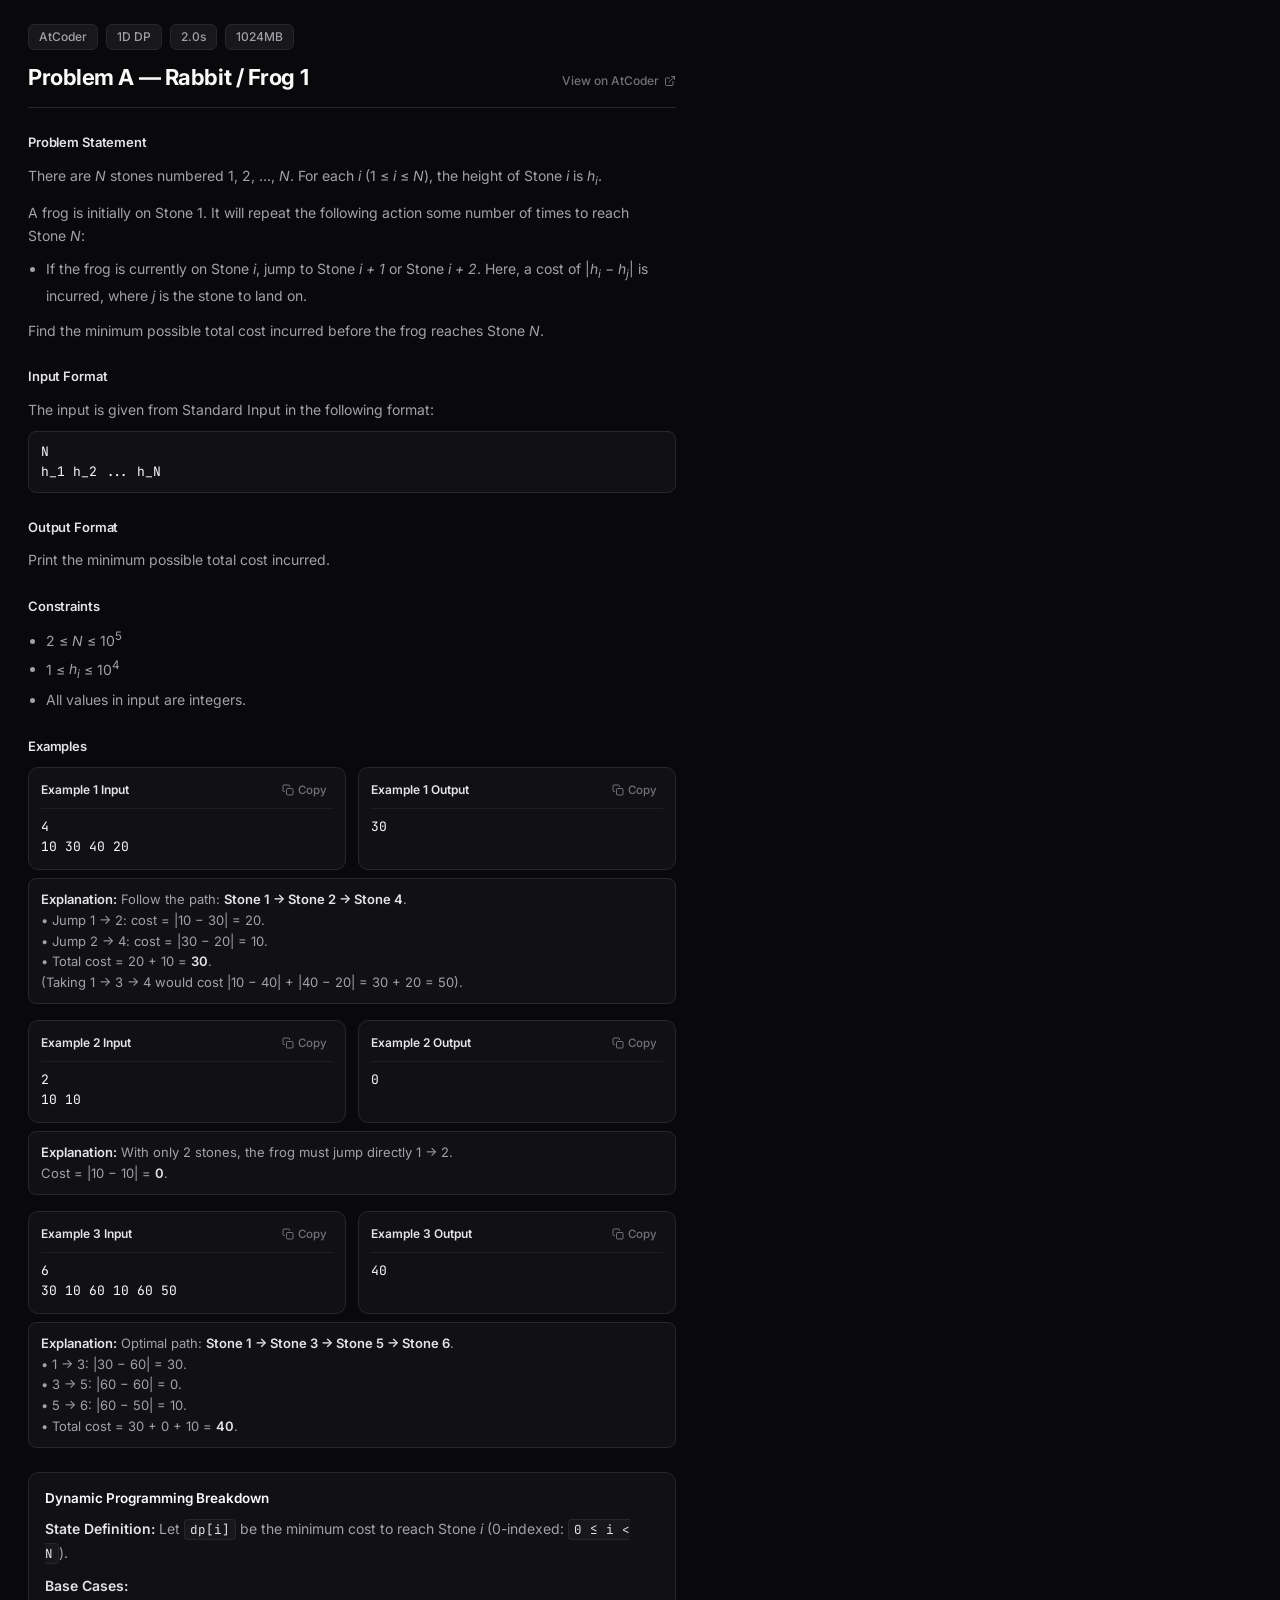
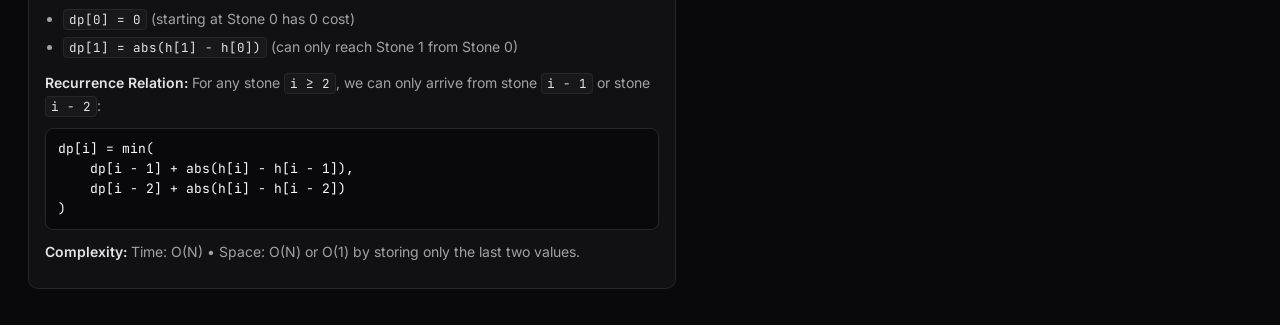
<file: local-cp-judge/workspaces/10sep-contest/A-rabbit-frog-1/statement.html>
<!DOCTYPE html>
<html lang="en">
<head>
  <meta charset="UTF-8">
  <link rel="preconnect" href="https://fonts.googleapis.com">
  <link rel="preconnect" href="https://fonts.gstatic.com" crossorigin>
  <link href="https://fonts.googleapis.com/css2?family=Inter:wght@400;500;600;700&family=JetBrains+Mono:wght@400;500&display=swap" rel="stylesheet">
  <title>Problem A — Rabbit / Frog 1</title>
  
<style>
  /* obsidian-statement-theme */
  :root {
    --bg-app: #09090B;
    --bg-panel: #111115;
    --bg-surface-subtle: #18181B;
    --bg-surface-hover: #1F1F24;
    --border-subtle: #27272A;
    --border-strong: #3F3F46;
    --text-primary: #FAFAFA;
    --text-secondary: #A1A1AA;
    --text-muted: #71717A;
    --accent-ac: #10B981;
  }
  * {
    box-sizing: border-box;
    margin: 0;
    padding: 0;
    scrollbar-width: thin;
    scrollbar-color: #27272A transparent;
  }
  ::-webkit-scrollbar { width: 6px; height: 6px; }
  ::-webkit-scrollbar-track { background: transparent; }
  ::-webkit-scrollbar-thumb { background: #27272A; border-radius: 9999px; }
  ::-webkit-scrollbar-thumb:hover { background: #3F3F46; }

  body {
    background: var(--bg-app);
    color: var(--text-secondary);
    font-family: "Inter", -apple-system, BlinkMacSystemFont, "Segoe UI", Roboto, sans-serif;
    font-size: 14px;
    line-height: 1.65;
    padding: 24px 28px 36px;
    -webkit-font-smoothing: antialiased;
  }
  .statement-container {
    max-width: 72ch;
  }
  a { color: var(--text-muted); text-decoration: none; }
  a:hover { color: var(--text-primary); }

  /* Metadata Strip: Uniform Muted Monochrome Chips */
  .meta-chips {
    display: flex;
    flex-wrap: wrap;
    gap: 8px;
    margin-bottom: 14px;
  }
  .meta-chip {
    display: inline-flex;
    align-items: center;
    padding: 2px 10px;
    border-radius: 6px;
    font-size: 12px;
    font-weight: 500;
    background: var(--bg-surface-subtle);
    border: 1px solid var(--border-subtle);
    color: var(--text-secondary);
  }

  /* Title Row */
  .title-row {
    display: flex;
    justify-content: space-between;
    align-items: baseline;
    flex-wrap: wrap;
    gap: 12px;
    margin-bottom: 24px;
    padding-bottom: 16px;
    border-bottom: 1px solid var(--border-subtle);
  }
  .title-row h1 {
    font-size: 22px;
    font-weight: 700;
    letter-spacing: -0.02em;
    color: var(--text-primary);
    line-height: 1.25;
  }
  .source-link {
    display: inline-flex;
    align-items: center;
    gap: 5px;
    font-size: 12px;
    font-weight: 500;
    color: var(--text-muted);
    transition: color 0.15s ease;
    white-space: nowrap;
  }
  .source-link:hover {
    color: var(--text-primary);
    text-decoration: none;
  }

  .section-block {
    margin-bottom: 24px;
  }
  h2 {
    font-size: 13px;
    font-weight: 600;
    color: #E4E4E7;
    margin-bottom: 10px;
    letter-spacing: -0.01em;
  }
  h3 {
    font-size: 13.5px;
    font-weight: 600;
    color: var(--text-primary);
    margin: 0 0 8px 0;
  }
  p { margin-bottom: 10px; max-width: 68ch; }
  ul, ol { margin-left: 18px; margin-bottom: 12px; max-width: 68ch; }
  li { margin-bottom: 4px; }
  strong { color: #E4E4E7; font-weight: 600; }

  code {
    font-family: "JetBrains Mono", Consolas, Menlo, monospace;
    font-size: 12.5px;
    background: var(--bg-surface-subtle);
    border: 1px solid var(--border-subtle);
    border-radius: 4px;
    padding: 1px 5px;
    color: #E4E4E7;
  }
  pre {
    font-family: "JetBrains Mono", Consolas, Menlo, monospace;
    font-size: 13px;
    background: var(--bg-panel);
    border: 1px solid var(--border-subtle);
    border-radius: 8px;
    padding: 10px 12px;
    overflow-x: auto;
    color: var(--text-primary);
    line-height: 1.55;
    margin-bottom: 10px;
  }

  /* Side-by-Side Example Cards */
  .example-wrapper {
    margin-bottom: 16px;
  }
  .example-grid {
    display: grid;
    grid-template-columns: repeat(2, minmax(0, 1fr));
    gap: 12px;
    margin-bottom: 8px;
  }
  @media (max-width: 600px) {
    .example-grid { grid-template-columns: 1fr; }
  }
  .io-card {
    background: var(--bg-panel);
    border: 1px solid var(--border-subtle);
    border-radius: 10px;
    padding: 12px;
    display: flex;
    flex-direction: column;
    gap: 8px;
  }
  .io-card-header {
    display: flex;
    align-items: center;
    justify-content: space-between;
    gap: 8px;
    padding-bottom: 8px;
    border-bottom: 1px solid rgba(39, 39, 42, 0.6);
  }
  .io-card-title {
    font-size: 12px;
    font-weight: 600;
    color: #E4E4E7;
  }
  .btn-copy-sample {
    display: inline-flex;
    align-items: center;
    gap: 4px;
    background: transparent;
    border: none;
    color: var(--text-muted);
    font-family: "Inter", sans-serif;
    font-size: 11.5px;
    font-weight: 500;
    cursor: pointer;
    padding: 2px 6px;
    border-radius: 5px;
    transition: color 0.15s ease, background-color 0.15s ease;
  }
  .btn-copy-sample:hover {
    color: var(--text-primary);
    background: var(--bg-surface-hover);
  }
  .btn-copy-sample.copied {
    color: var(--accent-ac);
  }
  .io-card pre {
    background: transparent;
    border: none;
    padding: 0;
    margin: 0;
    font-size: 13px;
    line-height: 1.55;
    color: var(--text-primary);
  }
  .example-explanation {
    background: var(--bg-panel);
    border: 1px solid var(--border-subtle);
    border-radius: 8px;
    padding: 10px 12px;
    font-size: 13px;
    line-height: 1.6;
    color: var(--text-secondary);
  }

  .dp-analysis-card {
    background: var(--bg-panel);
    border: 1px solid var(--border-subtle);
    border-radius: 10px;
    padding: 14px 16px;
    margin-top: 24px;
  }
  .dp-analysis-card pre {
    background: var(--bg-app);
  }
</style>

</head>
<body>
  <div class="statement-container">
    <div class="meta-chips">
      <span class="meta-chip">AtCoder</span>
      <span class="meta-chip">1D DP</span>
      <span class="meta-chip">2.0s</span>
      <span class="meta-chip">1024MB</span>
    </div>

    <div class="title-row">
      <h1>Problem A — Rabbit / Frog 1</h1>
      <a class="source-link" href="https://atcoder.jp/contests/dp/tasks/dp_a" target="_blank" rel="noopener noreferrer">
        <span>View on AtCoder</span>
        <svg width="12" height="12" viewBox="0 0 24 24" fill="none" stroke="currentColor" stroke-width="2" stroke-linecap="round" stroke-linejoin="round"><path d="M18 13v6a2 2 0 0 1-2 2H5a2 2 0 0 1-2-2V8a2 2 0 0 1 2-2h6"></path><polyline points="15 3 21 3 21 9"></polyline><line x1="10" y1="14" x2="21" y2="3"></line></svg>
      </a>
    </div>

    <div class="section-block">
      <h2>Problem Statement</h2>
      
<p>There are <em>N</em> stones numbered 1, 2, ..., <em>N</em>. For each <em>i</em> (1 &le; <em>i</em> &le; <em>N</em>), the height of Stone <em>i</em> is <em>h<sub>i</sub></em>.</p>
<p>A frog is initially on Stone 1. It will repeat the following action some number of times to reach Stone <em>N</em>:</p>
<ul>
  <li>If the frog is currently on Stone <em>i</em>, jump to Stone <em>i + 1</em> or Stone <em>i + 2</em>. Here, a cost of |<em>h<sub>i</sub></em> &minus; <em>h<sub>j</sub></em>| is incurred, where <em>j</em> is the stone to land on.</li>
</ul>
<p>Find the minimum possible total cost incurred before the frog reaches Stone <em>N</em>.</p>

    </div>

    <div class="section-block">
      <h2>Input Format</h2>
      
<p>The input is given from Standard Input in the following format:</p>
<pre>N
h_1 h_2 ... h_N</pre>

    </div>

    <div class="section-block">
      <h2>Output Format</h2>
      
<p>Print the minimum possible total cost incurred.</p>

    </div>

    <div class="section-block">
      <h2>Constraints</h2>
      
<ul>
  <li>2 &le; <em>N</em> &le; 10<sup>5</sup></li>
  <li>1 &le; <em>h<sub>i</sub></em> &le; 10<sup>4</sup></li>
  <li>All values in input are integers.</li>
</ul>

    </div>

    <div class="section-block">
      <h2>Examples</h2>
      
<div class="example-wrapper">
  <div class="example-grid">
    <div class="io-card">
      <div class="io-card-header">
        <span class="io-card-title">Example 1 Input</span>
        <button type="button" class="btn-copy-sample" onclick="copyPre(this)"><svg width="12" height="12" viewBox="0 0 24 24" fill="none" stroke="currentColor" stroke-width="2" stroke-linecap="round" stroke-linejoin="round"><rect x="9" y="9" width="13" height="13" rx="2" ry="2"></rect><path d="M5 15H4a2 2 0 0 1-2-2V4a2 2 0 0 1 2-2h9a2 2 0 0 1 2 2v1"></path></svg><span>Copy</span></button>
      </div>
      <pre>4
10 30 40 20</pre>
    </div>
    <div class="io-card">
      <div class="io-card-header">
        <span class="io-card-title">Example 1 Output</span>
        <button type="button" class="btn-copy-sample" onclick="copyPre(this)"><svg width="12" height="12" viewBox="0 0 24 24" fill="none" stroke="currentColor" stroke-width="2" stroke-linecap="round" stroke-linejoin="round"><rect x="9" y="9" width="13" height="13" rx="2" ry="2"></rect><path d="M5 15H4a2 2 0 0 1-2-2V4a2 2 0 0 1 2-2h9a2 2 0 0 1 2 2v1"></path></svg><span>Copy</span></button>
      </div>
      <pre>30</pre>
    </div>
  </div>
  <div class="example-explanation">
    <strong>Explanation:</strong> Follow the path: <strong>Stone 1 &rarr; Stone 2 &rarr; Stone 4</strong>.<br>• Jump 1 &rarr; 2: cost = |10 &minus; 30| = 20.<br>• Jump 2 &rarr; 4: cost = |30 &minus; 20| = 10.<br>• Total cost = 20 + 10 = <strong>30</strong>.<br>(Taking 1 &rarr; 3 &rarr; 4 would cost |10 &minus; 40| + |40 &minus; 20| = 30 + 20 = 50).
  </div>
</div>

<div class="example-wrapper">
  <div class="example-grid">
    <div class="io-card">
      <div class="io-card-header">
        <span class="io-card-title">Example 2 Input</span>
        <button type="button" class="btn-copy-sample" onclick="copyPre(this)"><svg width="12" height="12" viewBox="0 0 24 24" fill="none" stroke="currentColor" stroke-width="2" stroke-linecap="round" stroke-linejoin="round"><rect x="9" y="9" width="13" height="13" rx="2" ry="2"></rect><path d="M5 15H4a2 2 0 0 1-2-2V4a2 2 0 0 1 2-2h9a2 2 0 0 1 2 2v1"></path></svg><span>Copy</span></button>
      </div>
      <pre>2
10 10</pre>
    </div>
    <div class="io-card">
      <div class="io-card-header">
        <span class="io-card-title">Example 2 Output</span>
        <button type="button" class="btn-copy-sample" onclick="copyPre(this)"><svg width="12" height="12" viewBox="0 0 24 24" fill="none" stroke="currentColor" stroke-width="2" stroke-linecap="round" stroke-linejoin="round"><rect x="9" y="9" width="13" height="13" rx="2" ry="2"></rect><path d="M5 15H4a2 2 0 0 1-2-2V4a2 2 0 0 1 2-2h9a2 2 0 0 1 2 2v1"></path></svg><span>Copy</span></button>
      </div>
      <pre>0</pre>
    </div>
  </div>
  <div class="example-explanation">
    <strong>Explanation:</strong> With only 2 stones, the frog must jump directly 1 &rarr; 2.<br>Cost = |10 &minus; 10| = <strong>0</strong>.
  </div>
</div>

<div class="example-wrapper">
  <div class="example-grid">
    <div class="io-card">
      <div class="io-card-header">
        <span class="io-card-title">Example 3 Input</span>
        <button type="button" class="btn-copy-sample" onclick="copyPre(this)"><svg width="12" height="12" viewBox="0 0 24 24" fill="none" stroke="currentColor" stroke-width="2" stroke-linecap="round" stroke-linejoin="round"><rect x="9" y="9" width="13" height="13" rx="2" ry="2"></rect><path d="M5 15H4a2 2 0 0 1-2-2V4a2 2 0 0 1 2-2h9a2 2 0 0 1 2 2v1"></path></svg><span>Copy</span></button>
      </div>
      <pre>6
30 10 60 10 60 50</pre>
    </div>
    <div class="io-card">
      <div class="io-card-header">
        <span class="io-card-title">Example 3 Output</span>
        <button type="button" class="btn-copy-sample" onclick="copyPre(this)"><svg width="12" height="12" viewBox="0 0 24 24" fill="none" stroke="currentColor" stroke-width="2" stroke-linecap="round" stroke-linejoin="round"><rect x="9" y="9" width="13" height="13" rx="2" ry="2"></rect><path d="M5 15H4a2 2 0 0 1-2-2V4a2 2 0 0 1 2-2h9a2 2 0 0 1 2 2v1"></path></svg><span>Copy</span></button>
      </div>
      <pre>40</pre>
    </div>
  </div>
  <div class="example-explanation">
    <strong>Explanation:</strong> Optimal path: <strong>Stone 1 &rarr; Stone 3 &rarr; Stone 5 &rarr; Stone 6</strong>.<br>• 1 &rarr; 3: |30 &minus; 60| = 30.<br>• 3 &rarr; 5: |60 &minus; 60| = 0.<br>• 5 &rarr; 6: |60 &minus; 50| = 10.<br>• Total cost = 30 + 0 + 10 = <strong>40</strong>.
  </div>
</div>

    </div>

    <div class="dp-analysis-card">
      
<h3>Dynamic Programming Breakdown</h3>
<p><strong>State Definition:</strong> Let <code>dp[i]</code> be the minimum cost to reach Stone <em>i</em> (0-indexed: <code>0 &le; i < N</code>).</p>
<p><strong>Base Cases:</strong></p>
<ul>
  <li><code>dp[0] = 0</code> (starting at Stone 0 has 0 cost)</li>
  <li><code>dp[1] = abs(h[1] - h[0])</code> (can only reach Stone 1 from Stone 0)</li>
</ul>
<p><strong>Recurrence Relation:</strong> For any stone <code>i &ge; 2</code>, we can only arrive from stone <code>i - 1</code> or stone <code>i - 2</code>:</p>
<pre>dp[i] = min(
    dp[i - 1] + abs(h[i] - h[i - 1]),
    dp[i - 2] + abs(h[i] - h[i - 2])
)</pre>
<p><strong>Complexity:</strong> Time: O(N) &bull; Space: O(N) or O(1) by storing only the last two values.</p>

    </div>
  </div>
  <script>
    function copyPre(btn) {
      var card = btn.closest('.io-card');
      var pre = card ? card.querySelector('pre') : null;
      if (!pre || !navigator.clipboard) return;
      navigator.clipboard.writeText(pre.textContent).then(function() {
        var label = btn.querySelector('span');
        if (label) label.textContent = 'Copied';
        btn.classList.add('copied');
        setTimeout(function() {
          if (label) label.textContent = 'Copy';
          btn.classList.remove('copied');
        }, 1400);
      });
    }
  </script>
</body>
</html>
</file>
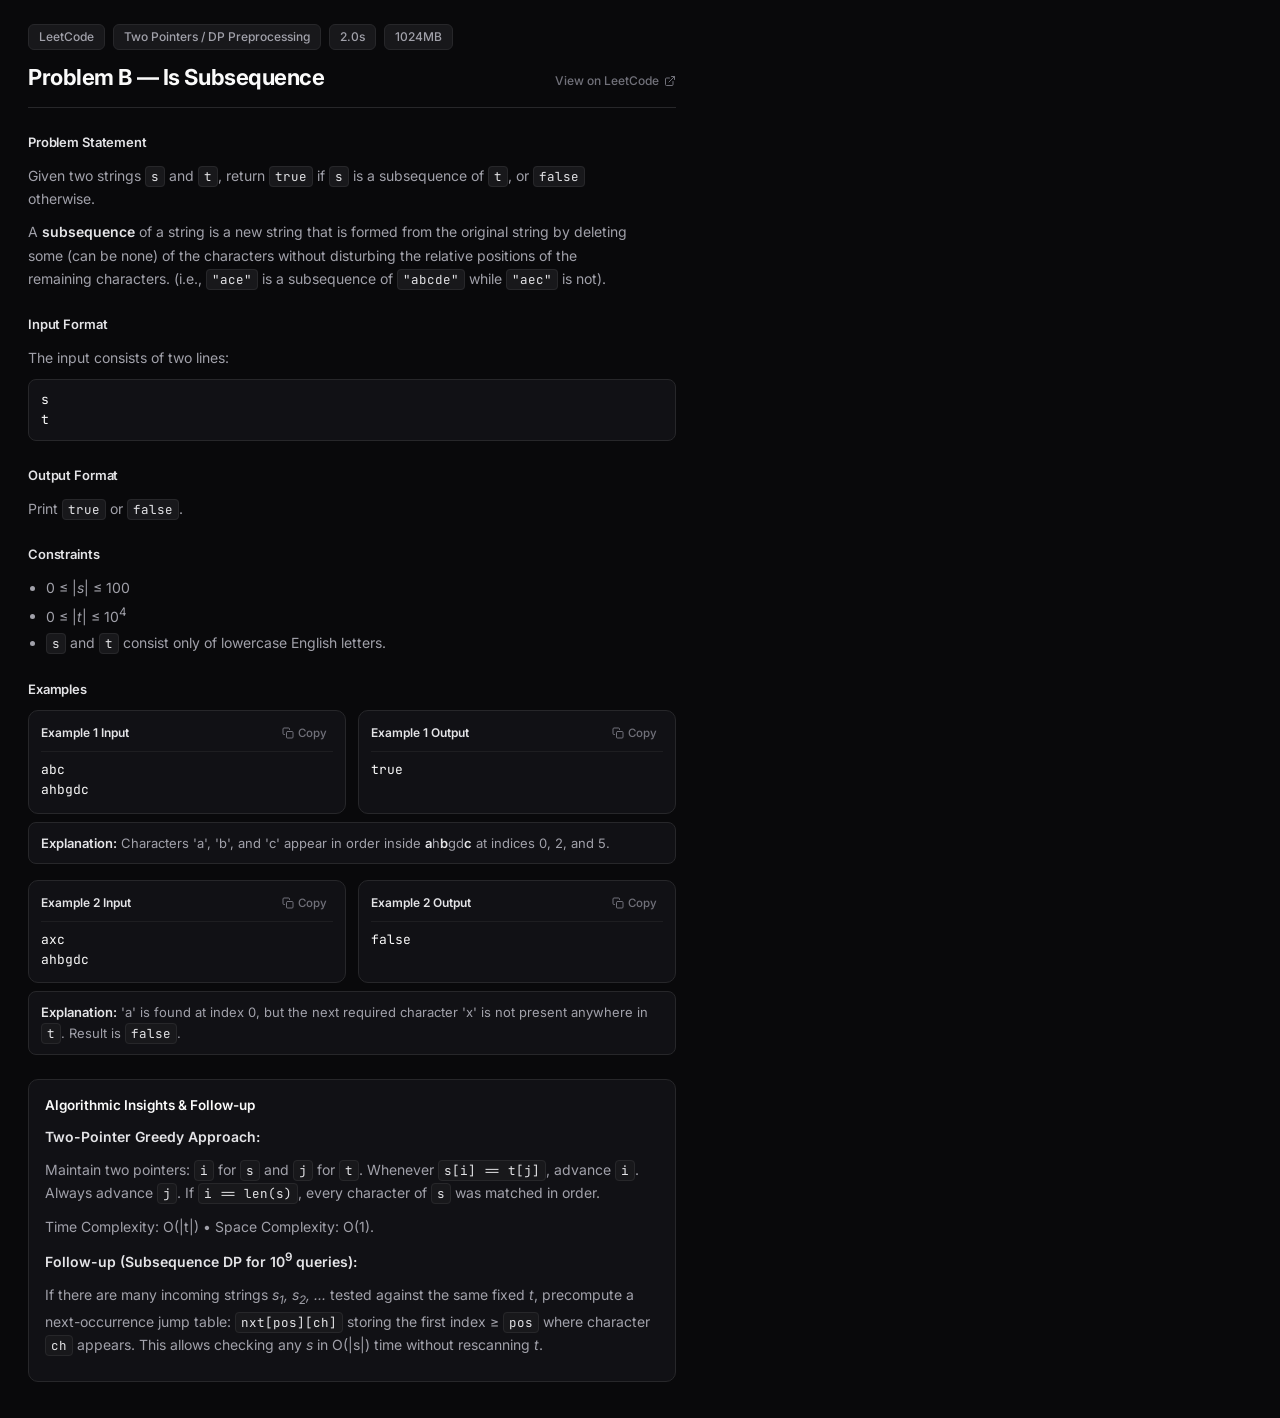
<file: local-cp-judge/workspaces/10sep-contest/B-is-subsequence/statement.html>
<!DOCTYPE html>
<html lang="en">
<head>
  <meta charset="UTF-8">
  <link rel="preconnect" href="https://fonts.googleapis.com">
  <link rel="preconnect" href="https://fonts.gstatic.com" crossorigin>
  <link href="https://fonts.googleapis.com/css2?family=Inter:wght@400;500;600;700&family=JetBrains+Mono:wght@400;500&display=swap" rel="stylesheet">
  <title>Problem B — Is Subsequence</title>
  
<style>
  /* obsidian-statement-theme */
  :root {
    --bg-app: #09090B;
    --bg-panel: #111115;
    --bg-surface-subtle: #18181B;
    --bg-surface-hover: #1F1F24;
    --border-subtle: #27272A;
    --border-strong: #3F3F46;
    --text-primary: #FAFAFA;
    --text-secondary: #A1A1AA;
    --text-muted: #71717A;
    --accent-ac: #10B981;
  }
  * {
    box-sizing: border-box;
    margin: 0;
    padding: 0;
    scrollbar-width: thin;
    scrollbar-color: #27272A transparent;
  }
  ::-webkit-scrollbar { width: 6px; height: 6px; }
  ::-webkit-scrollbar-track { background: transparent; }
  ::-webkit-scrollbar-thumb { background: #27272A; border-radius: 9999px; }
  ::-webkit-scrollbar-thumb:hover { background: #3F3F46; }

  body {
    background: var(--bg-app);
    color: var(--text-secondary);
    font-family: "Inter", -apple-system, BlinkMacSystemFont, "Segoe UI", Roboto, sans-serif;
    font-size: 14px;
    line-height: 1.65;
    padding: 24px 28px 36px;
    -webkit-font-smoothing: antialiased;
  }
  .statement-container {
    max-width: 72ch;
  }
  a { color: var(--text-muted); text-decoration: none; }
  a:hover { color: var(--text-primary); }

  /* Metadata Strip: Uniform Muted Monochrome Chips */
  .meta-chips {
    display: flex;
    flex-wrap: wrap;
    gap: 8px;
    margin-bottom: 14px;
  }
  .meta-chip {
    display: inline-flex;
    align-items: center;
    padding: 2px 10px;
    border-radius: 6px;
    font-size: 12px;
    font-weight: 500;
    background: var(--bg-surface-subtle);
    border: 1px solid var(--border-subtle);
    color: var(--text-secondary);
  }

  /* Title Row */
  .title-row {
    display: flex;
    justify-content: space-between;
    align-items: baseline;
    flex-wrap: wrap;
    gap: 12px;
    margin-bottom: 24px;
    padding-bottom: 16px;
    border-bottom: 1px solid var(--border-subtle);
  }
  .title-row h1 {
    font-size: 22px;
    font-weight: 700;
    letter-spacing: -0.02em;
    color: var(--text-primary);
    line-height: 1.25;
  }
  .source-link {
    display: inline-flex;
    align-items: center;
    gap: 5px;
    font-size: 12px;
    font-weight: 500;
    color: var(--text-muted);
    transition: color 0.15s ease;
    white-space: nowrap;
  }
  .source-link:hover {
    color: var(--text-primary);
    text-decoration: none;
  }

  .section-block {
    margin-bottom: 24px;
  }
  h2 {
    font-size: 13px;
    font-weight: 600;
    color: #E4E4E7;
    margin-bottom: 10px;
    letter-spacing: -0.01em;
  }
  h3 {
    font-size: 13.5px;
    font-weight: 600;
    color: var(--text-primary);
    margin: 0 0 8px 0;
  }
  p { margin-bottom: 10px; max-width: 68ch; }
  ul, ol { margin-left: 18px; margin-bottom: 12px; max-width: 68ch; }
  li { margin-bottom: 4px; }
  strong { color: #E4E4E7; font-weight: 600; }

  code {
    font-family: "JetBrains Mono", Consolas, Menlo, monospace;
    font-size: 12.5px;
    background: var(--bg-surface-subtle);
    border: 1px solid var(--border-subtle);
    border-radius: 4px;
    padding: 1px 5px;
    color: #E4E4E7;
  }
  pre {
    font-family: "JetBrains Mono", Consolas, Menlo, monospace;
    font-size: 13px;
    background: var(--bg-panel);
    border: 1px solid var(--border-subtle);
    border-radius: 8px;
    padding: 10px 12px;
    overflow-x: auto;
    color: var(--text-primary);
    line-height: 1.55;
    margin-bottom: 10px;
  }

  /* Side-by-Side Example Cards */
  .example-wrapper {
    margin-bottom: 16px;
  }
  .example-grid {
    display: grid;
    grid-template-columns: repeat(2, minmax(0, 1fr));
    gap: 12px;
    margin-bottom: 8px;
  }
  @media (max-width: 600px) {
    .example-grid { grid-template-columns: 1fr; }
  }
  .io-card {
    background: var(--bg-panel);
    border: 1px solid var(--border-subtle);
    border-radius: 10px;
    padding: 12px;
    display: flex;
    flex-direction: column;
    gap: 8px;
  }
  .io-card-header {
    display: flex;
    align-items: center;
    justify-content: space-between;
    gap: 8px;
    padding-bottom: 8px;
    border-bottom: 1px solid rgba(39, 39, 42, 0.6);
  }
  .io-card-title {
    font-size: 12px;
    font-weight: 600;
    color: #E4E4E7;
  }
  .btn-copy-sample {
    display: inline-flex;
    align-items: center;
    gap: 4px;
    background: transparent;
    border: none;
    color: var(--text-muted);
    font-family: "Inter", sans-serif;
    font-size: 11.5px;
    font-weight: 500;
    cursor: pointer;
    padding: 2px 6px;
    border-radius: 5px;
    transition: color 0.15s ease, background-color 0.15s ease;
  }
  .btn-copy-sample:hover {
    color: var(--text-primary);
    background: var(--bg-surface-hover);
  }
  .btn-copy-sample.copied {
    color: var(--accent-ac);
  }
  .io-card pre {
    background: transparent;
    border: none;
    padding: 0;
    margin: 0;
    font-size: 13px;
    line-height: 1.55;
    color: var(--text-primary);
  }
  .example-explanation {
    background: var(--bg-panel);
    border: 1px solid var(--border-subtle);
    border-radius: 8px;
    padding: 10px 12px;
    font-size: 13px;
    line-height: 1.6;
    color: var(--text-secondary);
  }

  .dp-analysis-card {
    background: var(--bg-panel);
    border: 1px solid var(--border-subtle);
    border-radius: 10px;
    padding: 14px 16px;
    margin-top: 24px;
  }
  .dp-analysis-card pre {
    background: var(--bg-app);
  }
</style>

</head>
<body>
  <div class="statement-container">
    <div class="meta-chips">
      <span class="meta-chip">LeetCode</span>
      <span class="meta-chip">Two Pointers / DP Preprocessing</span>
      <span class="meta-chip">2.0s</span>
      <span class="meta-chip">1024MB</span>
    </div>

    <div class="title-row">
      <h1>Problem B — Is Subsequence</h1>
      <a class="source-link" href="https://leetcode.com/problems/is-subsequence/" target="_blank" rel="noopener noreferrer">
        <span>View on LeetCode</span>
        <svg width="12" height="12" viewBox="0 0 24 24" fill="none" stroke="currentColor" stroke-width="2" stroke-linecap="round" stroke-linejoin="round"><path d="M18 13v6a2 2 0 0 1-2 2H5a2 2 0 0 1-2-2V8a2 2 0 0 1 2-2h6"></path><polyline points="15 3 21 3 21 9"></polyline><line x1="10" y1="14" x2="21" y2="3"></line></svg>
      </a>
    </div>

    <div class="section-block">
      <h2>Problem Statement</h2>
      
<p>Given two strings <code>s</code> and <code>t</code>, return <code>true</code> if <code>s</code> is a subsequence of <code>t</code>, or <code>false</code> otherwise.</p>
<p>A <strong>subsequence</strong> of a string is a new string that is formed from the original string by deleting some (can be none) of the characters without disturbing the relative positions of the remaining characters. (i.e., <code>"ace"</code> is a subsequence of <code>"abcde"</code> while <code>"aec"</code> is not).</p>

    </div>

    <div class="section-block">
      <h2>Input Format</h2>
      
<p>The input consists of two lines:</p>
<pre>s
t</pre>

    </div>

    <div class="section-block">
      <h2>Output Format</h2>
      
<p>Print <code>true</code> or <code>false</code>.</p>

    </div>

    <div class="section-block">
      <h2>Constraints</h2>
      
<ul>
  <li>0 &le; |<em>s</em>| &le; 100</li>
  <li>0 &le; |<em>t</em>| &le; 10<sup>4</sup></li>
  <li><code>s</code> and <code>t</code> consist only of lowercase English letters.</li>
</ul>

    </div>

    <div class="section-block">
      <h2>Examples</h2>
      
<div class="example-wrapper">
  <div class="example-grid">
    <div class="io-card">
      <div class="io-card-header">
        <span class="io-card-title">Example 1 Input</span>
        <button type="button" class="btn-copy-sample" onclick="copyPre(this)"><svg width="12" height="12" viewBox="0 0 24 24" fill="none" stroke="currentColor" stroke-width="2" stroke-linecap="round" stroke-linejoin="round"><rect x="9" y="9" width="13" height="13" rx="2" ry="2"></rect><path d="M5 15H4a2 2 0 0 1-2-2V4a2 2 0 0 1 2-2h9a2 2 0 0 1 2 2v1"></path></svg><span>Copy</span></button>
      </div>
      <pre>abc
ahbgdc</pre>
    </div>
    <div class="io-card">
      <div class="io-card-header">
        <span class="io-card-title">Example 1 Output</span>
        <button type="button" class="btn-copy-sample" onclick="copyPre(this)"><svg width="12" height="12" viewBox="0 0 24 24" fill="none" stroke="currentColor" stroke-width="2" stroke-linecap="round" stroke-linejoin="round"><rect x="9" y="9" width="13" height="13" rx="2" ry="2"></rect><path d="M5 15H4a2 2 0 0 1-2-2V4a2 2 0 0 1 2-2h9a2 2 0 0 1 2 2v1"></path></svg><span>Copy</span></button>
      </div>
      <pre>true</pre>
    </div>
  </div>
  <div class="example-explanation">
    <strong>Explanation:</strong> Characters 'a', 'b', and 'c' appear in order inside <strong>a</strong>h<strong>b</strong>gd<strong>c</strong> at indices 0, 2, and 5.
  </div>
</div>

<div class="example-wrapper">
  <div class="example-grid">
    <div class="io-card">
      <div class="io-card-header">
        <span class="io-card-title">Example 2 Input</span>
        <button type="button" class="btn-copy-sample" onclick="copyPre(this)"><svg width="12" height="12" viewBox="0 0 24 24" fill="none" stroke="currentColor" stroke-width="2" stroke-linecap="round" stroke-linejoin="round"><rect x="9" y="9" width="13" height="13" rx="2" ry="2"></rect><path d="M5 15H4a2 2 0 0 1-2-2V4a2 2 0 0 1 2-2h9a2 2 0 0 1 2 2v1"></path></svg><span>Copy</span></button>
      </div>
      <pre>axc
ahbgdc</pre>
    </div>
    <div class="io-card">
      <div class="io-card-header">
        <span class="io-card-title">Example 2 Output</span>
        <button type="button" class="btn-copy-sample" onclick="copyPre(this)"><svg width="12" height="12" viewBox="0 0 24 24" fill="none" stroke="currentColor" stroke-width="2" stroke-linecap="round" stroke-linejoin="round"><rect x="9" y="9" width="13" height="13" rx="2" ry="2"></rect><path d="M5 15H4a2 2 0 0 1-2-2V4a2 2 0 0 1 2-2h9a2 2 0 0 1 2 2v1"></path></svg><span>Copy</span></button>
      </div>
      <pre>false</pre>
    </div>
  </div>
  <div class="example-explanation">
    <strong>Explanation:</strong> 'a' is found at index 0, but the next required character 'x' is not present anywhere in <code>t</code>. Result is <code>false</code>.
  </div>
</div>

    </div>

    <div class="dp-analysis-card">
      
<h3>Algorithmic Insights & Follow-up</h3>
<p><strong>Two-Pointer Greedy Approach:</strong></p>
<p>Maintain two pointers: <code>i</code> for <code>s</code> and <code>j</code> for <code>t</code>. Whenever <code>s[i] == t[j]</code>, advance <code>i</code>. Always advance <code>j</code>. If <code>i == len(s)</code>, every character of <code>s</code> was matched in order.</p>
<p>Time Complexity: O(|t|) &bull; Space Complexity: O(1).</p>
<p><strong>Follow-up (Subsequence DP for 10<sup>9</sup> queries):</strong></p>
<p>If there are many incoming strings <em>s<sub>1</sub>, s<sub>2</sub>, ...</em> tested against the same fixed <em>t</em>, precompute a next-occurrence jump table: <code>nxt[pos][ch]</code> storing the first index &ge; <code>pos</code> where character <code>ch</code> appears. This allows checking any <em>s</em> in O(|s|) time without rescanning <em>t</em>.</p>

    </div>
  </div>
  <script>
    function copyPre(btn) {
      var card = btn.closest('.io-card');
      var pre = card ? card.querySelector('pre') : null;
      if (!pre || !navigator.clipboard) return;
      navigator.clipboard.writeText(pre.textContent).then(function() {
        var label = btn.querySelector('span');
        if (label) label.textContent = 'Copied';
        btn.classList.add('copied');
        setTimeout(function() {
          if (label) label.textContent = 'Copy';
          btn.classList.remove('copied');
        }, 1400);
      });
    }
  </script>
</body>
</html>
</file>
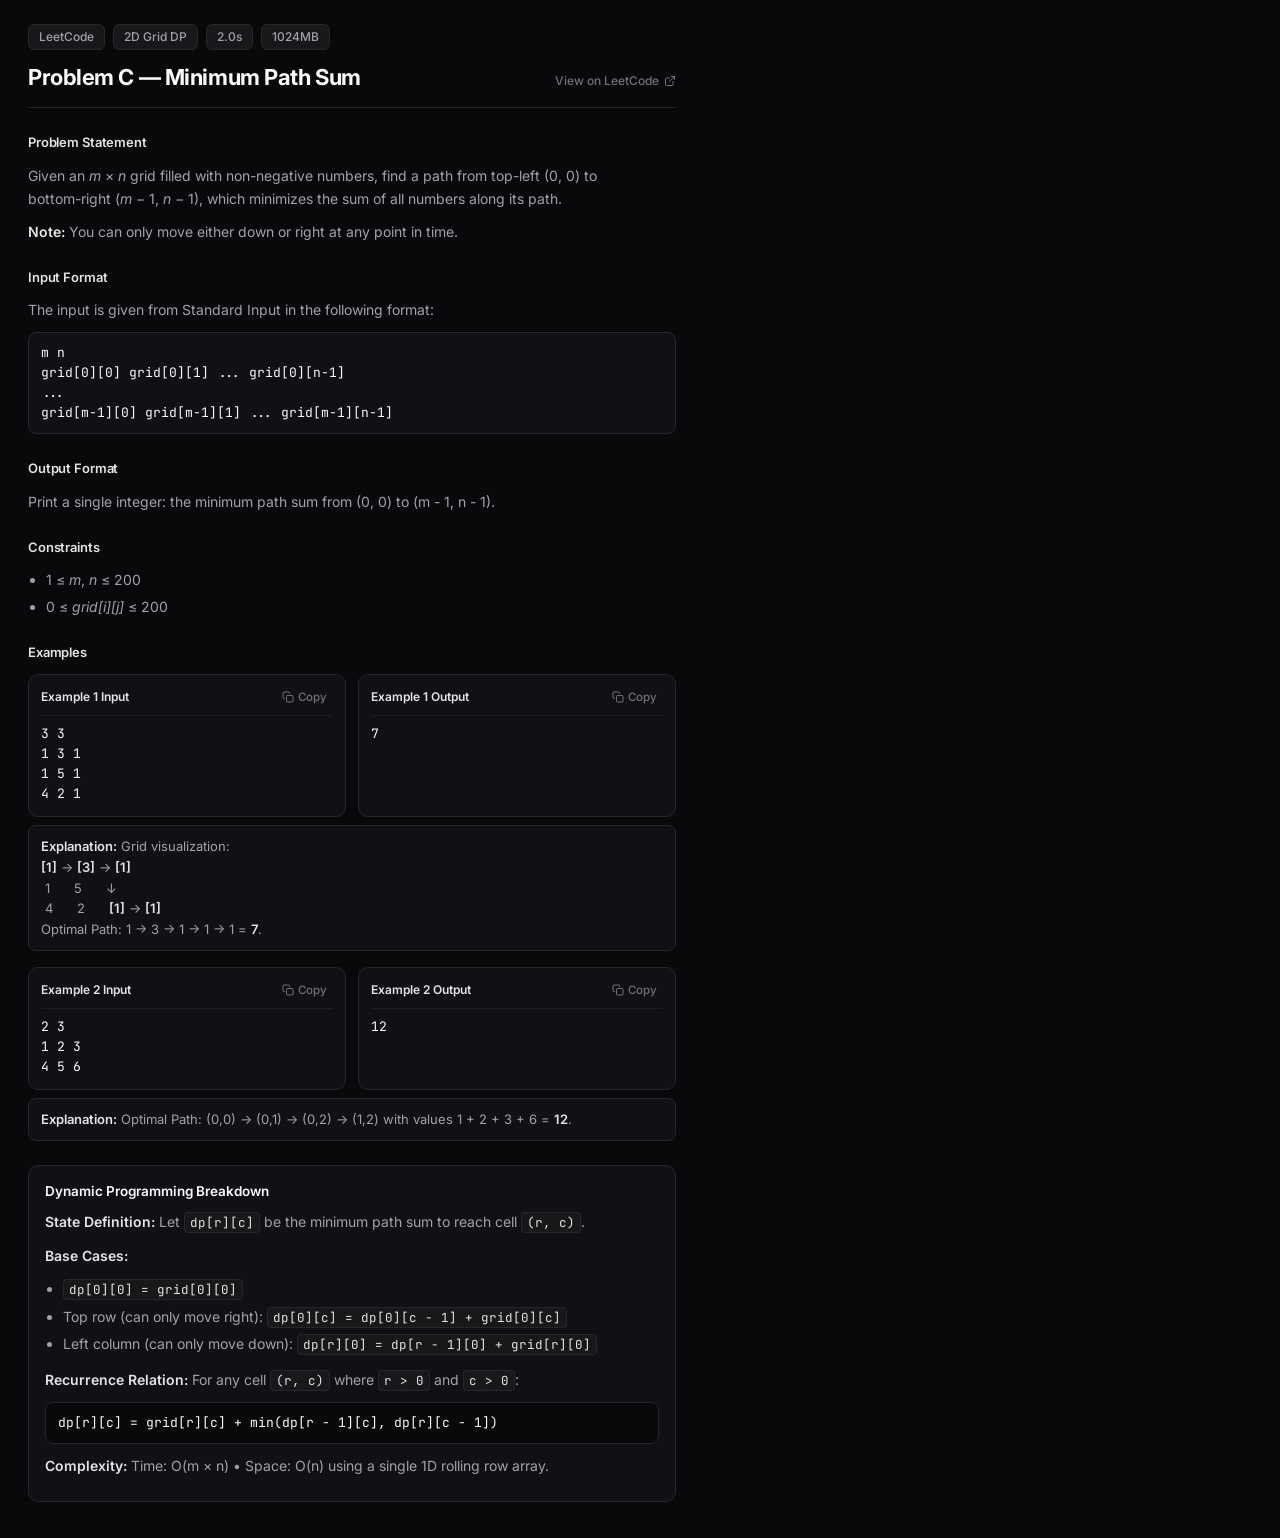
<file: local-cp-judge/workspaces/10sep-contest/C-minimum-path-sum/statement.html>
<!DOCTYPE html>
<html lang="en">
<head>
  <meta charset="UTF-8">
  <link rel="preconnect" href="https://fonts.googleapis.com">
  <link rel="preconnect" href="https://fonts.gstatic.com" crossorigin>
  <link href="https://fonts.googleapis.com/css2?family=Inter:wght@400;500;600;700&family=JetBrains+Mono:wght@400;500&display=swap" rel="stylesheet">
  <title>Problem C — Minimum Path Sum</title>
  
<style>
  /* obsidian-statement-theme */
  :root {
    --bg-app: #09090B;
    --bg-panel: #111115;
    --bg-surface-subtle: #18181B;
    --bg-surface-hover: #1F1F24;
    --border-subtle: #27272A;
    --border-strong: #3F3F46;
    --text-primary: #FAFAFA;
    --text-secondary: #A1A1AA;
    --text-muted: #71717A;
    --accent-ac: #10B981;
  }
  * {
    box-sizing: border-box;
    margin: 0;
    padding: 0;
    scrollbar-width: thin;
    scrollbar-color: #27272A transparent;
  }
  ::-webkit-scrollbar { width: 6px; height: 6px; }
  ::-webkit-scrollbar-track { background: transparent; }
  ::-webkit-scrollbar-thumb { background: #27272A; border-radius: 9999px; }
  ::-webkit-scrollbar-thumb:hover { background: #3F3F46; }

  body {
    background: var(--bg-app);
    color: var(--text-secondary);
    font-family: "Inter", -apple-system, BlinkMacSystemFont, "Segoe UI", Roboto, sans-serif;
    font-size: 14px;
    line-height: 1.65;
    padding: 24px 28px 36px;
    -webkit-font-smoothing: antialiased;
  }
  .statement-container {
    max-width: 72ch;
  }
  a { color: var(--text-muted); text-decoration: none; }
  a:hover { color: var(--text-primary); }

  /* Metadata Strip: Uniform Muted Monochrome Chips */
  .meta-chips {
    display: flex;
    flex-wrap: wrap;
    gap: 8px;
    margin-bottom: 14px;
  }
  .meta-chip {
    display: inline-flex;
    align-items: center;
    padding: 2px 10px;
    border-radius: 6px;
    font-size: 12px;
    font-weight: 500;
    background: var(--bg-surface-subtle);
    border: 1px solid var(--border-subtle);
    color: var(--text-secondary);
  }

  /* Title Row */
  .title-row {
    display: flex;
    justify-content: space-between;
    align-items: baseline;
    flex-wrap: wrap;
    gap: 12px;
    margin-bottom: 24px;
    padding-bottom: 16px;
    border-bottom: 1px solid var(--border-subtle);
  }
  .title-row h1 {
    font-size: 22px;
    font-weight: 700;
    letter-spacing: -0.02em;
    color: var(--text-primary);
    line-height: 1.25;
  }
  .source-link {
    display: inline-flex;
    align-items: center;
    gap: 5px;
    font-size: 12px;
    font-weight: 500;
    color: var(--text-muted);
    transition: color 0.15s ease;
    white-space: nowrap;
  }
  .source-link:hover {
    color: var(--text-primary);
    text-decoration: none;
  }

  .section-block {
    margin-bottom: 24px;
  }
  h2 {
    font-size: 13px;
    font-weight: 600;
    color: #E4E4E7;
    margin-bottom: 10px;
    letter-spacing: -0.01em;
  }
  h3 {
    font-size: 13.5px;
    font-weight: 600;
    color: var(--text-primary);
    margin: 0 0 8px 0;
  }
  p { margin-bottom: 10px; max-width: 68ch; }
  ul, ol { margin-left: 18px; margin-bottom: 12px; max-width: 68ch; }
  li { margin-bottom: 4px; }
  strong { color: #E4E4E7; font-weight: 600; }

  code {
    font-family: "JetBrains Mono", Consolas, Menlo, monospace;
    font-size: 12.5px;
    background: var(--bg-surface-subtle);
    border: 1px solid var(--border-subtle);
    border-radius: 4px;
    padding: 1px 5px;
    color: #E4E4E7;
  }
  pre {
    font-family: "JetBrains Mono", Consolas, Menlo, monospace;
    font-size: 13px;
    background: var(--bg-panel);
    border: 1px solid var(--border-subtle);
    border-radius: 8px;
    padding: 10px 12px;
    overflow-x: auto;
    color: var(--text-primary);
    line-height: 1.55;
    margin-bottom: 10px;
  }

  /* Side-by-Side Example Cards */
  .example-wrapper {
    margin-bottom: 16px;
  }
  .example-grid {
    display: grid;
    grid-template-columns: repeat(2, minmax(0, 1fr));
    gap: 12px;
    margin-bottom: 8px;
  }
  @media (max-width: 600px) {
    .example-grid { grid-template-columns: 1fr; }
  }
  .io-card {
    background: var(--bg-panel);
    border: 1px solid var(--border-subtle);
    border-radius: 10px;
    padding: 12px;
    display: flex;
    flex-direction: column;
    gap: 8px;
  }
  .io-card-header {
    display: flex;
    align-items: center;
    justify-content: space-between;
    gap: 8px;
    padding-bottom: 8px;
    border-bottom: 1px solid rgba(39, 39, 42, 0.6);
  }
  .io-card-title {
    font-size: 12px;
    font-weight: 600;
    color: #E4E4E7;
  }
  .btn-copy-sample {
    display: inline-flex;
    align-items: center;
    gap: 4px;
    background: transparent;
    border: none;
    color: var(--text-muted);
    font-family: "Inter", sans-serif;
    font-size: 11.5px;
    font-weight: 500;
    cursor: pointer;
    padding: 2px 6px;
    border-radius: 5px;
    transition: color 0.15s ease, background-color 0.15s ease;
  }
  .btn-copy-sample:hover {
    color: var(--text-primary);
    background: var(--bg-surface-hover);
  }
  .btn-copy-sample.copied {
    color: var(--accent-ac);
  }
  .io-card pre {
    background: transparent;
    border: none;
    padding: 0;
    margin: 0;
    font-size: 13px;
    line-height: 1.55;
    color: var(--text-primary);
  }
  .example-explanation {
    background: var(--bg-panel);
    border: 1px solid var(--border-subtle);
    border-radius: 8px;
    padding: 10px 12px;
    font-size: 13px;
    line-height: 1.6;
    color: var(--text-secondary);
  }

  .dp-analysis-card {
    background: var(--bg-panel);
    border: 1px solid var(--border-subtle);
    border-radius: 10px;
    padding: 14px 16px;
    margin-top: 24px;
  }
  .dp-analysis-card pre {
    background: var(--bg-app);
  }
</style>

</head>
<body>
  <div class="statement-container">
    <div class="meta-chips">
      <span class="meta-chip">LeetCode</span>
      <span class="meta-chip">2D Grid DP</span>
      <span class="meta-chip">2.0s</span>
      <span class="meta-chip">1024MB</span>
    </div>

    <div class="title-row">
      <h1>Problem C — Minimum Path Sum</h1>
      <a class="source-link" href="https://leetcode.com/problems/minimum-path-sum/" target="_blank" rel="noopener noreferrer">
        <span>View on LeetCode</span>
        <svg width="12" height="12" viewBox="0 0 24 24" fill="none" stroke="currentColor" stroke-width="2" stroke-linecap="round" stroke-linejoin="round"><path d="M18 13v6a2 2 0 0 1-2 2H5a2 2 0 0 1-2-2V8a2 2 0 0 1 2-2h6"></path><polyline points="15 3 21 3 21 9"></polyline><line x1="10" y1="14" x2="21" y2="3"></line></svg>
      </a>
    </div>

    <div class="section-block">
      <h2>Problem Statement</h2>
      
<p>Given an <em>m</em> &times; <em>n</em> grid filled with non-negative numbers, find a path from top-left (0, 0) to bottom-right (<em>m</em> &minus; 1, <em>n</em> &minus; 1), which minimizes the sum of all numbers along its path.</p>
<p><strong>Note:</strong> You can only move either down or right at any point in time.</p>

    </div>

    <div class="section-block">
      <h2>Input Format</h2>
      
<p>The input is given from Standard Input in the following format:</p>
<pre>m n
grid[0][0] grid[0][1] ... grid[0][n-1]
...
grid[m-1][0] grid[m-1][1] ... grid[m-1][n-1]</pre>

    </div>

    <div class="section-block">
      <h2>Output Format</h2>
      
<p>Print a single integer: the minimum path sum from (0, 0) to (m - 1, n - 1).</p>

    </div>

    <div class="section-block">
      <h2>Constraints</h2>
      
<ul>
  <li>1 &le; <em>m</em>, <em>n</em> &le; 200</li>
  <li>0 &le; <em>grid[i][j]</em> &le; 200</li>
</ul>

    </div>

    <div class="section-block">
      <h2>Examples</h2>
      
<div class="example-wrapper">
  <div class="example-grid">
    <div class="io-card">
      <div class="io-card-header">
        <span class="io-card-title">Example 1 Input</span>
        <button type="button" class="btn-copy-sample" onclick="copyPre(this)"><svg width="12" height="12" viewBox="0 0 24 24" fill="none" stroke="currentColor" stroke-width="2" stroke-linecap="round" stroke-linejoin="round"><rect x="9" y="9" width="13" height="13" rx="2" ry="2"></rect><path d="M5 15H4a2 2 0 0 1-2-2V4a2 2 0 0 1 2-2h9a2 2 0 0 1 2 2v1"></path></svg><span>Copy</span></button>
      </div>
      <pre>3 3
1 3 1
1 5 1
4 2 1</pre>
    </div>
    <div class="io-card">
      <div class="io-card-header">
        <span class="io-card-title">Example 1 Output</span>
        <button type="button" class="btn-copy-sample" onclick="copyPre(this)"><svg width="12" height="12" viewBox="0 0 24 24" fill="none" stroke="currentColor" stroke-width="2" stroke-linecap="round" stroke-linejoin="round"><rect x="9" y="9" width="13" height="13" rx="2" ry="2"></rect><path d="M5 15H4a2 2 0 0 1-2-2V4a2 2 0 0 1 2-2h9a2 2 0 0 1 2 2v1"></path></svg><span>Copy</span></button>
      </div>
      <pre>7</pre>
    </div>
  </div>
  <div class="example-explanation">
    <strong>Explanation:</strong> Grid visualization:<br><strong>[1]</strong> &rarr; <strong>[3]</strong> &rarr; <strong>[1]</strong><br>&nbsp;1 &nbsp;&nbsp;&nbsp;&nbsp; 5 &nbsp;&nbsp;&nbsp;&nbsp; &darr;<br>&nbsp;4 &nbsp;&nbsp;&nbsp;&nbsp; 2 &nbsp;&nbsp;&nbsp;&nbsp; <strong>[1]</strong> &rarr; <strong>[1]</strong><br>Optimal Path: 1 &rarr; 3 &rarr; 1 &rarr; 1 &rarr; 1 = <strong>7</strong>.
  </div>
</div>

<div class="example-wrapper">
  <div class="example-grid">
    <div class="io-card">
      <div class="io-card-header">
        <span class="io-card-title">Example 2 Input</span>
        <button type="button" class="btn-copy-sample" onclick="copyPre(this)"><svg width="12" height="12" viewBox="0 0 24 24" fill="none" stroke="currentColor" stroke-width="2" stroke-linecap="round" stroke-linejoin="round"><rect x="9" y="9" width="13" height="13" rx="2" ry="2"></rect><path d="M5 15H4a2 2 0 0 1-2-2V4a2 2 0 0 1 2-2h9a2 2 0 0 1 2 2v1"></path></svg><span>Copy</span></button>
      </div>
      <pre>2 3
1 2 3
4 5 6</pre>
    </div>
    <div class="io-card">
      <div class="io-card-header">
        <span class="io-card-title">Example 2 Output</span>
        <button type="button" class="btn-copy-sample" onclick="copyPre(this)"><svg width="12" height="12" viewBox="0 0 24 24" fill="none" stroke="currentColor" stroke-width="2" stroke-linecap="round" stroke-linejoin="round"><rect x="9" y="9" width="13" height="13" rx="2" ry="2"></rect><path d="M5 15H4a2 2 0 0 1-2-2V4a2 2 0 0 1 2-2h9a2 2 0 0 1 2 2v1"></path></svg><span>Copy</span></button>
      </div>
      <pre>12</pre>
    </div>
  </div>
  <div class="example-explanation">
    <strong>Explanation:</strong> Optimal Path: (0,0) &rarr; (0,1) &rarr; (0,2) &rarr; (1,2) with values 1 + 2 + 3 + 6 = <strong>12</strong>.
  </div>
</div>

    </div>

    <div class="dp-analysis-card">
      
<h3>Dynamic Programming Breakdown</h3>
<p><strong>State Definition:</strong> Let <code>dp[r][c]</code> be the minimum path sum to reach cell <code>(r, c)</code>.</p>
<p><strong>Base Cases:</strong></p>
<ul>
  <li><code>dp[0][0] = grid[0][0]</code></li>
  <li>Top row (can only move right): <code>dp[0][c] = dp[0][c - 1] + grid[0][c]</code></li>
  <li>Left column (can only move down): <code>dp[r][0] = dp[r - 1][0] + grid[r][0]</code></li>
</ul>
<p><strong>Recurrence Relation:</strong> For any cell <code>(r, c)</code> where <code>r &gt; 0</code> and <code>c &gt; 0</code>:</p>
<pre>dp[r][c] = grid[r][c] + min(dp[r - 1][c], dp[r][c - 1])</pre>
<p><strong>Complexity:</strong> Time: O(m &times; n) &bull; Space: O(n) using a single 1D rolling row array.</p>

    </div>
  </div>
  <script>
    function copyPre(btn) {
      var card = btn.closest('.io-card');
      var pre = card ? card.querySelector('pre') : null;
      if (!pre || !navigator.clipboard) return;
      navigator.clipboard.writeText(pre.textContent).then(function() {
        var label = btn.querySelector('span');
        if (label) label.textContent = 'Copied';
        btn.classList.add('copied');
        setTimeout(function() {
          if (label) label.textContent = 'Copy';
          btn.classList.remove('copied');
        }, 1400);
      });
    }
  </script>
</body>
</html>
</file>
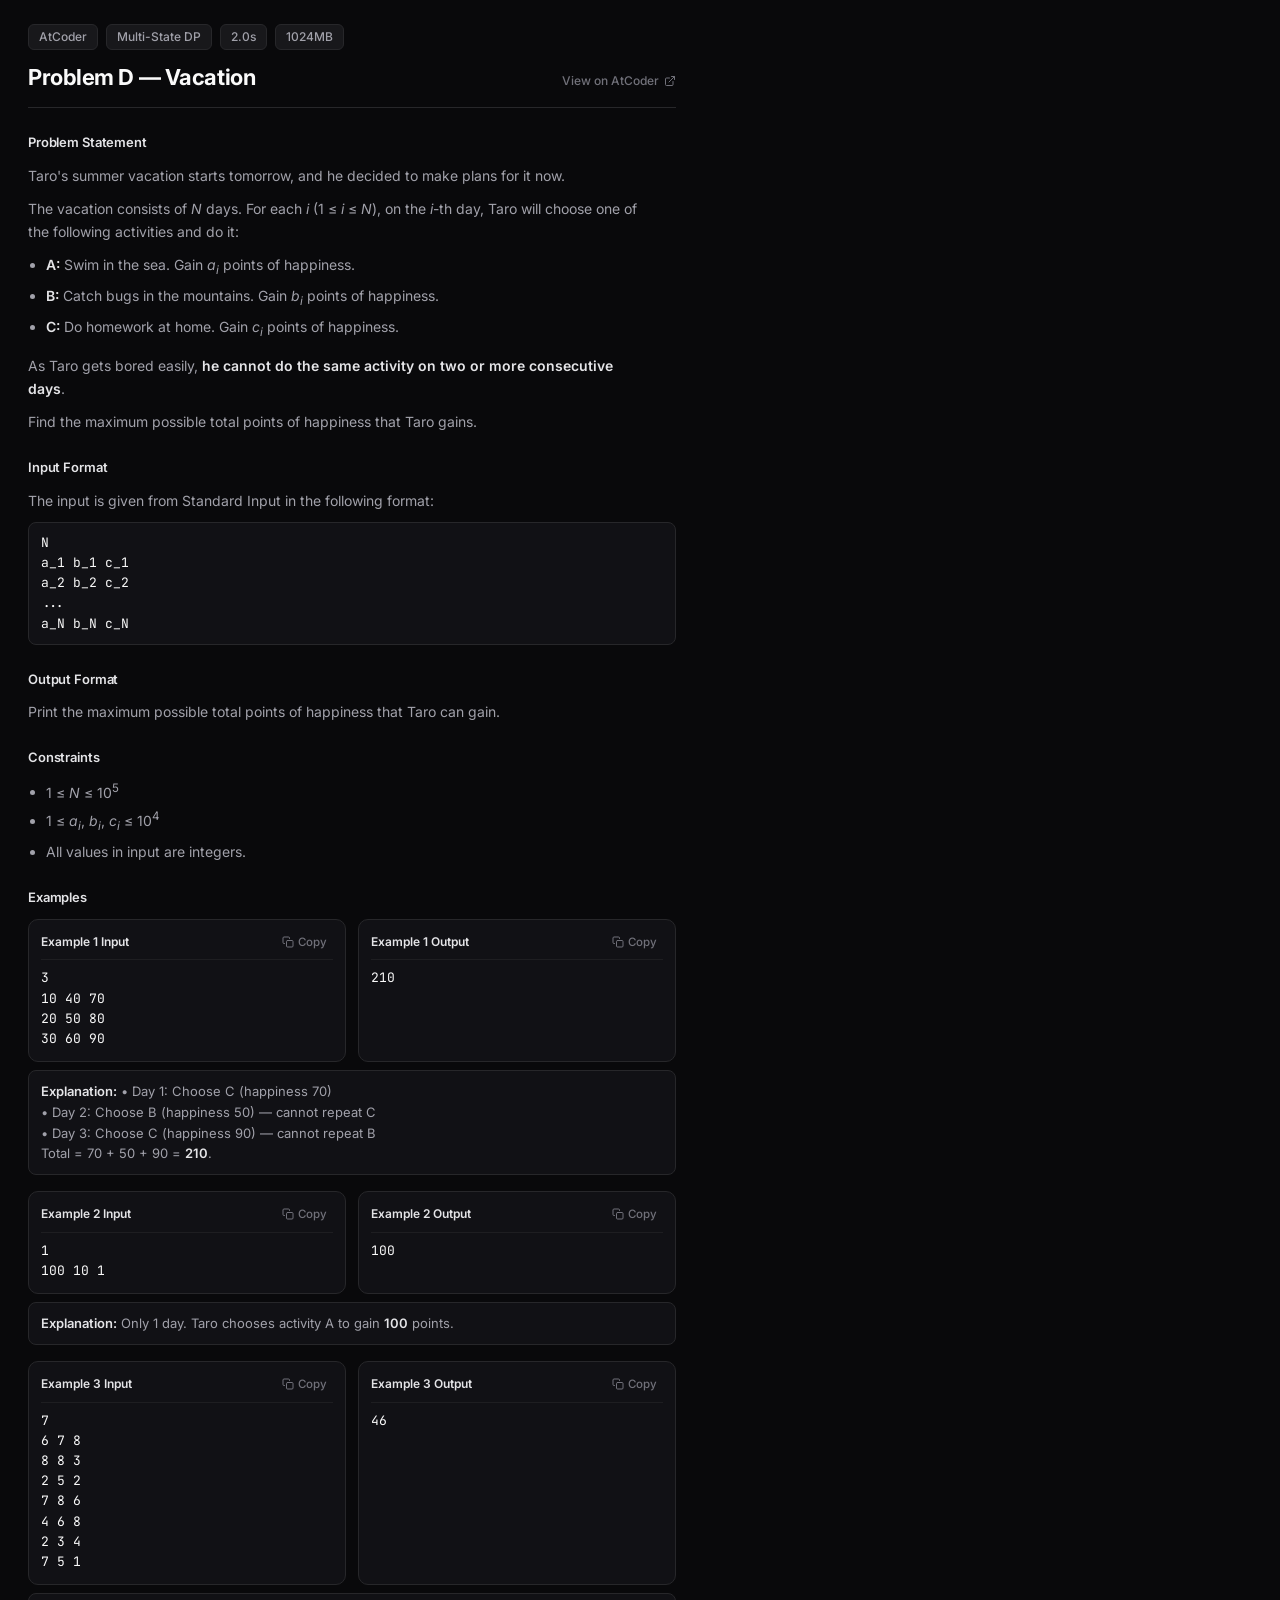
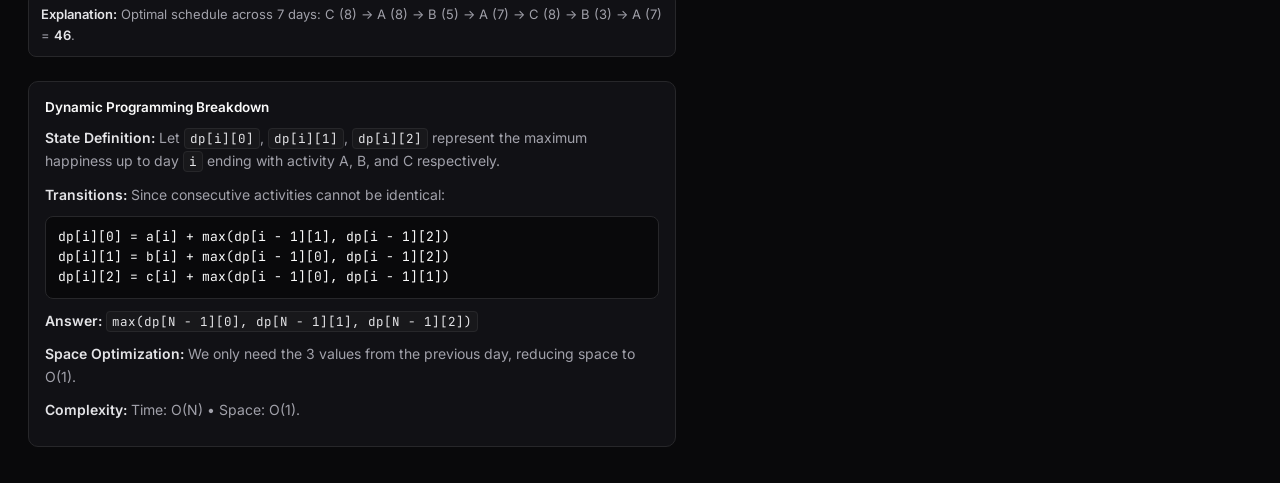
<file: local-cp-judge/workspaces/10sep-contest/D-vacation/statement.html>
<!DOCTYPE html>
<html lang="en">
<head>
  <meta charset="UTF-8">
  <link rel="preconnect" href="https://fonts.googleapis.com">
  <link rel="preconnect" href="https://fonts.gstatic.com" crossorigin>
  <link href="https://fonts.googleapis.com/css2?family=Inter:wght@400;500;600;700&family=JetBrains+Mono:wght@400;500&display=swap" rel="stylesheet">
  <title>Problem D — Vacation</title>
  
<style>
  /* obsidian-statement-theme */
  :root {
    --bg-app: #09090B;
    --bg-panel: #111115;
    --bg-surface-subtle: #18181B;
    --bg-surface-hover: #1F1F24;
    --border-subtle: #27272A;
    --border-strong: #3F3F46;
    --text-primary: #FAFAFA;
    --text-secondary: #A1A1AA;
    --text-muted: #71717A;
    --accent-ac: #10B981;
  }
  * {
    box-sizing: border-box;
    margin: 0;
    padding: 0;
    scrollbar-width: thin;
    scrollbar-color: #27272A transparent;
  }
  ::-webkit-scrollbar { width: 6px; height: 6px; }
  ::-webkit-scrollbar-track { background: transparent; }
  ::-webkit-scrollbar-thumb { background: #27272A; border-radius: 9999px; }
  ::-webkit-scrollbar-thumb:hover { background: #3F3F46; }

  body {
    background: var(--bg-app);
    color: var(--text-secondary);
    font-family: "Inter", -apple-system, BlinkMacSystemFont, "Segoe UI", Roboto, sans-serif;
    font-size: 14px;
    line-height: 1.65;
    padding: 24px 28px 36px;
    -webkit-font-smoothing: antialiased;
  }
  .statement-container {
    max-width: 72ch;
  }
  a { color: var(--text-muted); text-decoration: none; }
  a:hover { color: var(--text-primary); }

  /* Metadata Strip: Uniform Muted Monochrome Chips */
  .meta-chips {
    display: flex;
    flex-wrap: wrap;
    gap: 8px;
    margin-bottom: 14px;
  }
  .meta-chip {
    display: inline-flex;
    align-items: center;
    padding: 2px 10px;
    border-radius: 6px;
    font-size: 12px;
    font-weight: 500;
    background: var(--bg-surface-subtle);
    border: 1px solid var(--border-subtle);
    color: var(--text-secondary);
  }

  /* Title Row */
  .title-row {
    display: flex;
    justify-content: space-between;
    align-items: baseline;
    flex-wrap: wrap;
    gap: 12px;
    margin-bottom: 24px;
    padding-bottom: 16px;
    border-bottom: 1px solid var(--border-subtle);
  }
  .title-row h1 {
    font-size: 22px;
    font-weight: 700;
    letter-spacing: -0.02em;
    color: var(--text-primary);
    line-height: 1.25;
  }
  .source-link {
    display: inline-flex;
    align-items: center;
    gap: 5px;
    font-size: 12px;
    font-weight: 500;
    color: var(--text-muted);
    transition: color 0.15s ease;
    white-space: nowrap;
  }
  .source-link:hover {
    color: var(--text-primary);
    text-decoration: none;
  }

  .section-block {
    margin-bottom: 24px;
  }
  h2 {
    font-size: 13px;
    font-weight: 600;
    color: #E4E4E7;
    margin-bottom: 10px;
    letter-spacing: -0.01em;
  }
  h3 {
    font-size: 13.5px;
    font-weight: 600;
    color: var(--text-primary);
    margin: 0 0 8px 0;
  }
  p { margin-bottom: 10px; max-width: 68ch; }
  ul, ol { margin-left: 18px; margin-bottom: 12px; max-width: 68ch; }
  li { margin-bottom: 4px; }
  strong { color: #E4E4E7; font-weight: 600; }

  code {
    font-family: "JetBrains Mono", Consolas, Menlo, monospace;
    font-size: 12.5px;
    background: var(--bg-surface-subtle);
    border: 1px solid var(--border-subtle);
    border-radius: 4px;
    padding: 1px 5px;
    color: #E4E4E7;
  }
  pre {
    font-family: "JetBrains Mono", Consolas, Menlo, monospace;
    font-size: 13px;
    background: var(--bg-panel);
    border: 1px solid var(--border-subtle);
    border-radius: 8px;
    padding: 10px 12px;
    overflow-x: auto;
    color: var(--text-primary);
    line-height: 1.55;
    margin-bottom: 10px;
  }

  /* Side-by-Side Example Cards */
  .example-wrapper {
    margin-bottom: 16px;
  }
  .example-grid {
    display: grid;
    grid-template-columns: repeat(2, minmax(0, 1fr));
    gap: 12px;
    margin-bottom: 8px;
  }
  @media (max-width: 600px) {
    .example-grid { grid-template-columns: 1fr; }
  }
  .io-card {
    background: var(--bg-panel);
    border: 1px solid var(--border-subtle);
    border-radius: 10px;
    padding: 12px;
    display: flex;
    flex-direction: column;
    gap: 8px;
  }
  .io-card-header {
    display: flex;
    align-items: center;
    justify-content: space-between;
    gap: 8px;
    padding-bottom: 8px;
    border-bottom: 1px solid rgba(39, 39, 42, 0.6);
  }
  .io-card-title {
    font-size: 12px;
    font-weight: 600;
    color: #E4E4E7;
  }
  .btn-copy-sample {
    display: inline-flex;
    align-items: center;
    gap: 4px;
    background: transparent;
    border: none;
    color: var(--text-muted);
    font-family: "Inter", sans-serif;
    font-size: 11.5px;
    font-weight: 500;
    cursor: pointer;
    padding: 2px 6px;
    border-radius: 5px;
    transition: color 0.15s ease, background-color 0.15s ease;
  }
  .btn-copy-sample:hover {
    color: var(--text-primary);
    background: var(--bg-surface-hover);
  }
  .btn-copy-sample.copied {
    color: var(--accent-ac);
  }
  .io-card pre {
    background: transparent;
    border: none;
    padding: 0;
    margin: 0;
    font-size: 13px;
    line-height: 1.55;
    color: var(--text-primary);
  }
  .example-explanation {
    background: var(--bg-panel);
    border: 1px solid var(--border-subtle);
    border-radius: 8px;
    padding: 10px 12px;
    font-size: 13px;
    line-height: 1.6;
    color: var(--text-secondary);
  }

  .dp-analysis-card {
    background: var(--bg-panel);
    border: 1px solid var(--border-subtle);
    border-radius: 10px;
    padding: 14px 16px;
    margin-top: 24px;
  }
  .dp-analysis-card pre {
    background: var(--bg-app);
  }
</style>

</head>
<body>
  <div class="statement-container">
    <div class="meta-chips">
      <span class="meta-chip">AtCoder</span>
      <span class="meta-chip">Multi-State DP</span>
      <span class="meta-chip">2.0s</span>
      <span class="meta-chip">1024MB</span>
    </div>

    <div class="title-row">
      <h1>Problem D — Vacation</h1>
      <a class="source-link" href="https://atcoder.jp/contests/dp/tasks/dp_c" target="_blank" rel="noopener noreferrer">
        <span>View on AtCoder</span>
        <svg width="12" height="12" viewBox="0 0 24 24" fill="none" stroke="currentColor" stroke-width="2" stroke-linecap="round" stroke-linejoin="round"><path d="M18 13v6a2 2 0 0 1-2 2H5a2 2 0 0 1-2-2V8a2 2 0 0 1 2-2h6"></path><polyline points="15 3 21 3 21 9"></polyline><line x1="10" y1="14" x2="21" y2="3"></line></svg>
      </a>
    </div>

    <div class="section-block">
      <h2>Problem Statement</h2>
      
<p>Taro's summer vacation starts tomorrow, and he decided to make plans for it now.</p>
<p>The vacation consists of <em>N</em> days. For each <em>i</em> (1 &le; <em>i</em> &le; <em>N</em>), on the <em>i</em>-th day, Taro will choose one of the following activities and do it:</p>
<ul>
  <li><strong>A:</strong> Swim in the sea. Gain <em>a<sub>i</sub></em> points of happiness.</li>
  <li><strong>B:</strong> Catch bugs in the mountains. Gain <em>b<sub>i</sub></em> points of happiness.</li>
  <li><strong>C:</strong> Do homework at home. Gain <em>c<sub>i</sub></em> points of happiness.</li>
</ul>
<p>As Taro gets bored easily, <strong>he cannot do the same activity on two or more consecutive days</strong>.</p>
<p>Find the maximum possible total points of happiness that Taro gains.</p>

    </div>

    <div class="section-block">
      <h2>Input Format</h2>
      
<p>The input is given from Standard Input in the following format:</p>
<pre>N
a_1 b_1 c_1
a_2 b_2 c_2
...
a_N b_N c_N</pre>

    </div>

    <div class="section-block">
      <h2>Output Format</h2>
      
<p>Print the maximum possible total points of happiness that Taro can gain.</p>

    </div>

    <div class="section-block">
      <h2>Constraints</h2>
      
<ul>
  <li>1 &le; <em>N</em> &le; 10<sup>5</sup></li>
  <li>1 &le; <em>a<sub>i</sub></em>, <em>b<sub>i</sub></em>, <em>c<sub>i</sub></em> &le; 10<sup>4</sup></li>
  <li>All values in input are integers.</li>
</ul>

    </div>

    <div class="section-block">
      <h2>Examples</h2>
      
<div class="example-wrapper">
  <div class="example-grid">
    <div class="io-card">
      <div class="io-card-header">
        <span class="io-card-title">Example 1 Input</span>
        <button type="button" class="btn-copy-sample" onclick="copyPre(this)"><svg width="12" height="12" viewBox="0 0 24 24" fill="none" stroke="currentColor" stroke-width="2" stroke-linecap="round" stroke-linejoin="round"><rect x="9" y="9" width="13" height="13" rx="2" ry="2"></rect><path d="M5 15H4a2 2 0 0 1-2-2V4a2 2 0 0 1 2-2h9a2 2 0 0 1 2 2v1"></path></svg><span>Copy</span></button>
      </div>
      <pre>3
10 40 70
20 50 80
30 60 90</pre>
    </div>
    <div class="io-card">
      <div class="io-card-header">
        <span class="io-card-title">Example 1 Output</span>
        <button type="button" class="btn-copy-sample" onclick="copyPre(this)"><svg width="12" height="12" viewBox="0 0 24 24" fill="none" stroke="currentColor" stroke-width="2" stroke-linecap="round" stroke-linejoin="round"><rect x="9" y="9" width="13" height="13" rx="2" ry="2"></rect><path d="M5 15H4a2 2 0 0 1-2-2V4a2 2 0 0 1 2-2h9a2 2 0 0 1 2 2v1"></path></svg><span>Copy</span></button>
      </div>
      <pre>210</pre>
    </div>
  </div>
  <div class="example-explanation">
    <strong>Explanation:</strong> • Day 1: Choose C (happiness 70)<br>• Day 2: Choose B (happiness 50) &mdash; cannot repeat C<br>• Day 3: Choose C (happiness 90) &mdash; cannot repeat B<br>Total = 70 + 50 + 90 = <strong>210</strong>.
  </div>
</div>

<div class="example-wrapper">
  <div class="example-grid">
    <div class="io-card">
      <div class="io-card-header">
        <span class="io-card-title">Example 2 Input</span>
        <button type="button" class="btn-copy-sample" onclick="copyPre(this)"><svg width="12" height="12" viewBox="0 0 24 24" fill="none" stroke="currentColor" stroke-width="2" stroke-linecap="round" stroke-linejoin="round"><rect x="9" y="9" width="13" height="13" rx="2" ry="2"></rect><path d="M5 15H4a2 2 0 0 1-2-2V4a2 2 0 0 1 2-2h9a2 2 0 0 1 2 2v1"></path></svg><span>Copy</span></button>
      </div>
      <pre>1
100 10 1</pre>
    </div>
    <div class="io-card">
      <div class="io-card-header">
        <span class="io-card-title">Example 2 Output</span>
        <button type="button" class="btn-copy-sample" onclick="copyPre(this)"><svg width="12" height="12" viewBox="0 0 24 24" fill="none" stroke="currentColor" stroke-width="2" stroke-linecap="round" stroke-linejoin="round"><rect x="9" y="9" width="13" height="13" rx="2" ry="2"></rect><path d="M5 15H4a2 2 0 0 1-2-2V4a2 2 0 0 1 2-2h9a2 2 0 0 1 2 2v1"></path></svg><span>Copy</span></button>
      </div>
      <pre>100</pre>
    </div>
  </div>
  <div class="example-explanation">
    <strong>Explanation:</strong> Only 1 day. Taro chooses activity A to gain <strong>100</strong> points.
  </div>
</div>

<div class="example-wrapper">
  <div class="example-grid">
    <div class="io-card">
      <div class="io-card-header">
        <span class="io-card-title">Example 3 Input</span>
        <button type="button" class="btn-copy-sample" onclick="copyPre(this)"><svg width="12" height="12" viewBox="0 0 24 24" fill="none" stroke="currentColor" stroke-width="2" stroke-linecap="round" stroke-linejoin="round"><rect x="9" y="9" width="13" height="13" rx="2" ry="2"></rect><path d="M5 15H4a2 2 0 0 1-2-2V4a2 2 0 0 1 2-2h9a2 2 0 0 1 2 2v1"></path></svg><span>Copy</span></button>
      </div>
      <pre>7
6 7 8
8 8 3
2 5 2
7 8 6
4 6 8
2 3 4
7 5 1</pre>
    </div>
    <div class="io-card">
      <div class="io-card-header">
        <span class="io-card-title">Example 3 Output</span>
        <button type="button" class="btn-copy-sample" onclick="copyPre(this)"><svg width="12" height="12" viewBox="0 0 24 24" fill="none" stroke="currentColor" stroke-width="2" stroke-linecap="round" stroke-linejoin="round"><rect x="9" y="9" width="13" height="13" rx="2" ry="2"></rect><path d="M5 15H4a2 2 0 0 1-2-2V4a2 2 0 0 1 2-2h9a2 2 0 0 1 2 2v1"></path></svg><span>Copy</span></button>
      </div>
      <pre>46</pre>
    </div>
  </div>
  <div class="example-explanation">
    <strong>Explanation:</strong> Optimal schedule across 7 days: C (8) &rarr; A (8) &rarr; B (5) &rarr; A (7) &rarr; C (8) &rarr; B (3) &rarr; A (7) = <strong>46</strong>.
  </div>
</div>

    </div>

    <div class="dp-analysis-card">
      
<h3>Dynamic Programming Breakdown</h3>
<p><strong>State Definition:</strong> Let <code>dp[i][0]</code>, <code>dp[i][1]</code>, <code>dp[i][2]</code> represent the maximum happiness up to day <code>i</code> ending with activity A, B, and C respectively.</p>
<p><strong>Transitions:</strong> Since consecutive activities cannot be identical:</p>
<pre>dp[i][0] = a[i] + max(dp[i - 1][1], dp[i - 1][2])
dp[i][1] = b[i] + max(dp[i - 1][0], dp[i - 1][2])
dp[i][2] = c[i] + max(dp[i - 1][0], dp[i - 1][1])</pre>
<p><strong>Answer:</strong> <code>max(dp[N - 1][0], dp[N - 1][1], dp[N - 1][2])</code></p>
<p><strong>Space Optimization:</strong> We only need the 3 values from the previous day, reducing space to O(1).</p>
<p><strong>Complexity:</strong> Time: O(N) &bull; Space: O(1).</p>

    </div>
  </div>
  <script>
    function copyPre(btn) {
      var card = btn.closest('.io-card');
      var pre = card ? card.querySelector('pre') : null;
      if (!pre || !navigator.clipboard) return;
      navigator.clipboard.writeText(pre.textContent).then(function() {
        var label = btn.querySelector('span');
        if (label) label.textContent = 'Copied';
        btn.classList.add('copied');
        setTimeout(function() {
          if (label) label.textContent = 'Copy';
          btn.classList.remove('copied');
        }, 1400);
      });
    }
  </script>
</body>
</html>
</file>
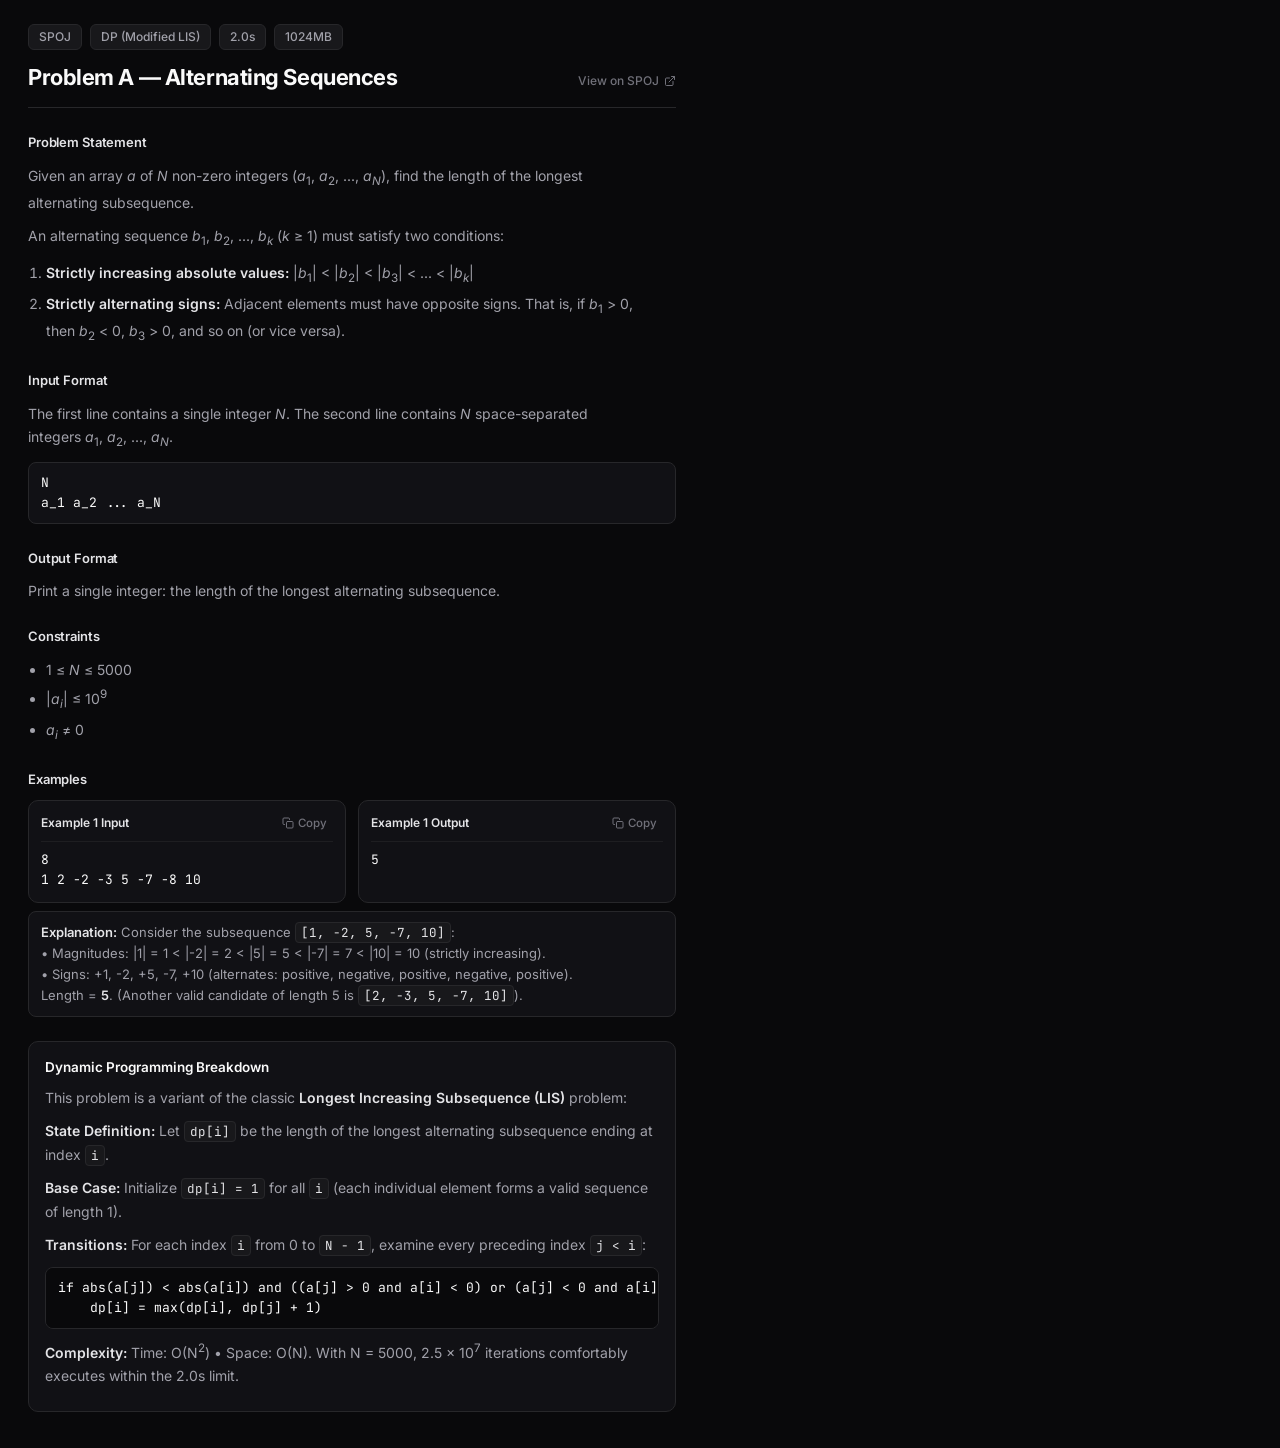
<file: local-cp-judge/workspaces/17sep-contest/A-alternating-sequences/statement.html>
<!DOCTYPE html>
<html lang="en">
<head>
  <meta charset="UTF-8">
  <link rel="preconnect" href="https://fonts.googleapis.com">
  <link rel="preconnect" href="https://fonts.gstatic.com" crossorigin>
  <link href="https://fonts.googleapis.com/css2?family=Inter:wght@400;500;600;700&family=JetBrains+Mono:wght@400;500&display=swap" rel="stylesheet">
  <title>Problem A — Alternating Sequences</title>
  
<style>
  /* obsidian-statement-theme */
  :root {
    --bg-app: #09090B;
    --bg-panel: #111115;
    --bg-surface-subtle: #18181B;
    --bg-surface-hover: #1F1F24;
    --border-subtle: #27272A;
    --border-strong: #3F3F46;
    --text-primary: #FAFAFA;
    --text-secondary: #A1A1AA;
    --text-muted: #71717A;
    --accent-ac: #10B981;
  }
  * {
    box-sizing: border-box;
    margin: 0;
    padding: 0;
    scrollbar-width: thin;
    scrollbar-color: #27272A transparent;
  }
  ::-webkit-scrollbar { width: 6px; height: 6px; }
  ::-webkit-scrollbar-track { background: transparent; }
  ::-webkit-scrollbar-thumb { background: #27272A; border-radius: 9999px; }
  ::-webkit-scrollbar-thumb:hover { background: #3F3F46; }

  body {
    background: var(--bg-app);
    color: var(--text-secondary);
    font-family: "Inter", -apple-system, BlinkMacSystemFont, "Segoe UI", Roboto, sans-serif;
    font-size: 14px;
    line-height: 1.65;
    padding: 24px 28px 36px;
    -webkit-font-smoothing: antialiased;
  }
  .statement-container {
    max-width: 72ch;
  }
  a { color: var(--text-muted); text-decoration: none; }
  a:hover { color: var(--text-primary); }

  /* Metadata Strip: Uniform Muted Monochrome Chips */
  .meta-chips {
    display: flex;
    flex-wrap: wrap;
    gap: 8px;
    margin-bottom: 14px;
  }
  .meta-chip {
    display: inline-flex;
    align-items: center;
    padding: 2px 10px;
    border-radius: 6px;
    font-size: 12px;
    font-weight: 500;
    background: var(--bg-surface-subtle);
    border: 1px solid var(--border-subtle);
    color: var(--text-secondary);
  }

  /* Title Row */
  .title-row {
    display: flex;
    justify-content: space-between;
    align-items: baseline;
    flex-wrap: wrap;
    gap: 12px;
    margin-bottom: 24px;
    padding-bottom: 16px;
    border-bottom: 1px solid var(--border-subtle);
  }
  .title-row h1 {
    font-size: 22px;
    font-weight: 700;
    letter-spacing: -0.02em;
    color: var(--text-primary);
    line-height: 1.25;
  }
  .source-link {
    display: inline-flex;
    align-items: center;
    gap: 5px;
    font-size: 12px;
    font-weight: 500;
    color: var(--text-muted);
    transition: color 0.15s ease;
    white-space: nowrap;
  }
  .source-link:hover {
    color: var(--text-primary);
    text-decoration: none;
  }

  .section-block {
    margin-bottom: 24px;
  }
  h2 {
    font-size: 13px;
    font-weight: 600;
    color: #E4E4E7;
    margin-bottom: 10px;
    letter-spacing: -0.01em;
  }
  h3 {
    font-size: 13.5px;
    font-weight: 600;
    color: var(--text-primary);
    margin: 0 0 8px 0;
  }
  p { margin-bottom: 10px; max-width: 68ch; }
  ul, ol { margin-left: 18px; margin-bottom: 12px; max-width: 68ch; }
  li { margin-bottom: 4px; }
  strong { color: #E4E4E7; font-weight: 600; }

  code {
    font-family: "JetBrains Mono", Consolas, Menlo, monospace;
    font-size: 12.5px;
    background: var(--bg-surface-subtle);
    border: 1px solid var(--border-subtle);
    border-radius: 4px;
    padding: 1px 5px;
    color: #E4E4E7;
  }
  pre {
    font-family: "JetBrains Mono", Consolas, Menlo, monospace;
    font-size: 13px;
    background: var(--bg-panel);
    border: 1px solid var(--border-subtle);
    border-radius: 8px;
    padding: 10px 12px;
    overflow-x: auto;
    color: var(--text-primary);
    line-height: 1.55;
    margin-bottom: 10px;
  }

  /* Side-by-Side Example Cards */
  .example-wrapper {
    margin-bottom: 16px;
  }
  .example-grid {
    display: grid;
    grid-template-columns: repeat(2, minmax(0, 1fr));
    gap: 12px;
    margin-bottom: 8px;
  }
  @media (max-width: 600px) {
    .example-grid { grid-template-columns: 1fr; }
  }
  .io-card {
    background: var(--bg-panel);
    border: 1px solid var(--border-subtle);
    border-radius: 10px;
    padding: 12px;
    display: flex;
    flex-direction: column;
    gap: 8px;
  }
  .io-card-header {
    display: flex;
    align-items: center;
    justify-content: space-between;
    gap: 8px;
    padding-bottom: 8px;
    border-bottom: 1px solid rgba(39, 39, 42, 0.6);
  }
  .io-card-title {
    font-size: 12px;
    font-weight: 600;
    color: #E4E4E7;
  }
  .btn-copy-sample {
    display: inline-flex;
    align-items: center;
    gap: 4px;
    background: transparent;
    border: none;
    color: var(--text-muted);
    font-family: "Inter", sans-serif;
    font-size: 11.5px;
    font-weight: 500;
    cursor: pointer;
    padding: 2px 6px;
    border-radius: 5px;
    transition: color 0.15s ease, background-color 0.15s ease;
  }
  .btn-copy-sample:hover {
    color: var(--text-primary);
    background: var(--bg-surface-hover);
  }
  .btn-copy-sample.copied {
    color: var(--accent-ac);
  }
  .io-card pre {
    background: transparent;
    border: none;
    padding: 0;
    margin: 0;
    font-size: 13px;
    line-height: 1.55;
    color: var(--text-primary);
  }
  .example-explanation {
    background: var(--bg-panel);
    border: 1px solid var(--border-subtle);
    border-radius: 8px;
    padding: 10px 12px;
    font-size: 13px;
    line-height: 1.6;
    color: var(--text-secondary);
  }

  .dp-analysis-card {
    background: var(--bg-panel);
    border: 1px solid var(--border-subtle);
    border-radius: 10px;
    padding: 14px 16px;
    margin-top: 24px;
  }
  .dp-analysis-card pre {
    background: var(--bg-app);
  }
</style>

</head>
<body>
  <div class="statement-container">
    <div class="meta-chips">
      <span class="meta-chip">SPOJ</span>
      <span class="meta-chip">DP (Modified LIS)</span>
      <span class="meta-chip">2.0s</span>
      <span class="meta-chip">1024MB</span>
    </div>

    <div class="title-row">
      <h1>Problem A — Alternating Sequences</h1>
      <a class="source-link" href="https://www.spoj.com/problems/ALTSEQ/" target="_blank" rel="noopener noreferrer">
        <span>View on SPOJ</span>
        <svg width="12" height="12" viewBox="0 0 24 24" fill="none" stroke="currentColor" stroke-width="2" stroke-linecap="round" stroke-linejoin="round"><path d="M18 13v6a2 2 0 0 1-2 2H5a2 2 0 0 1-2-2V8a2 2 0 0 1 2-2h6"></path><polyline points="15 3 21 3 21 9"></polyline><line x1="10" y1="14" x2="21" y2="3"></line></svg>
      </a>
    </div>

    <div class="section-block">
      <h2>Problem Statement</h2>
      
<p>Given an array <em>a</em> of <em>N</em> non-zero integers (<em>a</em><sub>1</sub>, <em>a</em><sub>2</sub>, ..., <em>a<sub>N</sub></em>), find the length of the longest alternating subsequence.</p>
<p>An alternating sequence <em>b</em><sub>1</sub>, <em>b</em><sub>2</sub>, ..., <em>b<sub>k</sub></em> (<em>k</em> &ge; 1) must satisfy two conditions:</p>
<ol>
  <li><strong>Strictly increasing absolute values:</strong> |<em>b</em><sub>1</sub>| &lt; |<em>b</em><sub>2</sub>| &lt; |<em>b</em><sub>3</sub>| &lt; ... &lt; |<em>b<sub>k</sub></em>|</li>
  <li><strong>Strictly alternating signs:</strong> Adjacent elements must have opposite signs. That is, if <em>b</em><sub>1</sub> &gt; 0, then <em>b</em><sub>2</sub> &lt; 0, <em>b</em><sub>3</sub> &gt; 0, and so on (or vice versa).</li>
</ol>

    </div>

    <div class="section-block">
      <h2>Input Format</h2>
      
<p>The first line contains a single integer <em>N</em>. The second line contains <em>N</em> space-separated integers <em>a</em><sub>1</sub>, <em>a</em><sub>2</sub>, ..., <em>a<sub>N</sub></em>.</p>
<pre>N
a_1 a_2 ... a_N</pre>

    </div>

    <div class="section-block">
      <h2>Output Format</h2>
      
<p>Print a single integer: the length of the longest alternating subsequence.</p>

    </div>

    <div class="section-block">
      <h2>Constraints</h2>
      
<ul>
  <li>1 &le; <em>N</em> &le; 5000</li>
  <li>|<em>a<sub>i</sub></em>| &le; 10<sup>9</sup></li>
  <li><em>a<sub>i</sub></em> &ne; 0</li>
</ul>

    </div>

    <div class="section-block">
      <h2>Examples</h2>
      
<div class="example-wrapper">
  <div class="example-grid">
    <div class="io-card">
      <div class="io-card-header">
        <span class="io-card-title">Example 1 Input</span>
        <button type="button" class="btn-copy-sample" onclick="copyPre(this)"><svg width="12" height="12" viewBox="0 0 24 24" fill="none" stroke="currentColor" stroke-width="2" stroke-linecap="round" stroke-linejoin="round"><rect x="9" y="9" width="13" height="13" rx="2" ry="2"></rect><path d="M5 15H4a2 2 0 0 1-2-2V4a2 2 0 0 1 2-2h9a2 2 0 0 1 2 2v1"></path></svg><span>Copy</span></button>
      </div>
      <pre>8
1 2 -2 -3 5 -7 -8 10</pre>
    </div>
    <div class="io-card">
      <div class="io-card-header">
        <span class="io-card-title">Example 1 Output</span>
        <button type="button" class="btn-copy-sample" onclick="copyPre(this)"><svg width="12" height="12" viewBox="0 0 24 24" fill="none" stroke="currentColor" stroke-width="2" stroke-linecap="round" stroke-linejoin="round"><rect x="9" y="9" width="13" height="13" rx="2" ry="2"></rect><path d="M5 15H4a2 2 0 0 1-2-2V4a2 2 0 0 1 2-2h9a2 2 0 0 1 2 2v1"></path></svg><span>Copy</span></button>
      </div>
      <pre>5</pre>
    </div>
  </div>
  <div class="example-explanation">
    <strong>Explanation:</strong> Consider the subsequence <code>[1, -2, 5, -7, 10]</code>:<br>• Magnitudes: |1| = 1 &lt; |-2| = 2 &lt; |5| = 5 &lt; |-7| = 7 &lt; |10| = 10 (strictly increasing).<br>• Signs: +1, -2, +5, -7, +10 (alternates: positive, negative, positive, negative, positive).<br>Length = <strong>5</strong>. (Another valid candidate of length 5 is <code>[2, -3, 5, -7, 10]</code>).
  </div>
</div>

    </div>

    <div class="dp-analysis-card">
      
<h3>Dynamic Programming Breakdown</h3>
<p>This problem is a variant of the classic <strong>Longest Increasing Subsequence (LIS)</strong> problem:</p>
<p><strong>State Definition:</strong> Let <code>dp[i]</code> be the length of the longest alternating subsequence ending at index <code>i</code>.</p>
<p><strong>Base Case:</strong> Initialize <code>dp[i] = 1</code> for all <code>i</code> (each individual element forms a valid sequence of length 1).</p>
<p><strong>Transitions:</strong> For each index <code>i</code> from 0 to <code>N - 1</code>, examine every preceding index <code>j &lt; i</code>:</p>
<pre>if abs(a[j]) < abs(a[i]) and ((a[j] > 0 and a[i] < 0) or (a[j] < 0 and a[i] > 0)):
    dp[i] = max(dp[i], dp[j] + 1)</pre>
<p><strong>Complexity:</strong> Time: O(N<sup>2</sup>) &bull; Space: O(N). With N = 5000, 2.5 &times; 10<sup>7</sup> iterations comfortably executes within the 2.0s limit.</p>

    </div>
  </div>
  <script>
    function copyPre(btn) {
      var card = btn.closest('.io-card');
      var pre = card ? card.querySelector('pre') : null;
      if (!pre || !navigator.clipboard) return;
      navigator.clipboard.writeText(pre.textContent).then(function() {
        var label = btn.querySelector('span');
        if (label) label.textContent = 'Copied';
        btn.classList.add('copied');
        setTimeout(function() {
          if (label) label.textContent = 'Copy';
          btn.classList.remove('copied');
        }, 1400);
      });
    }
  </script>
</body>
</html>
</file>
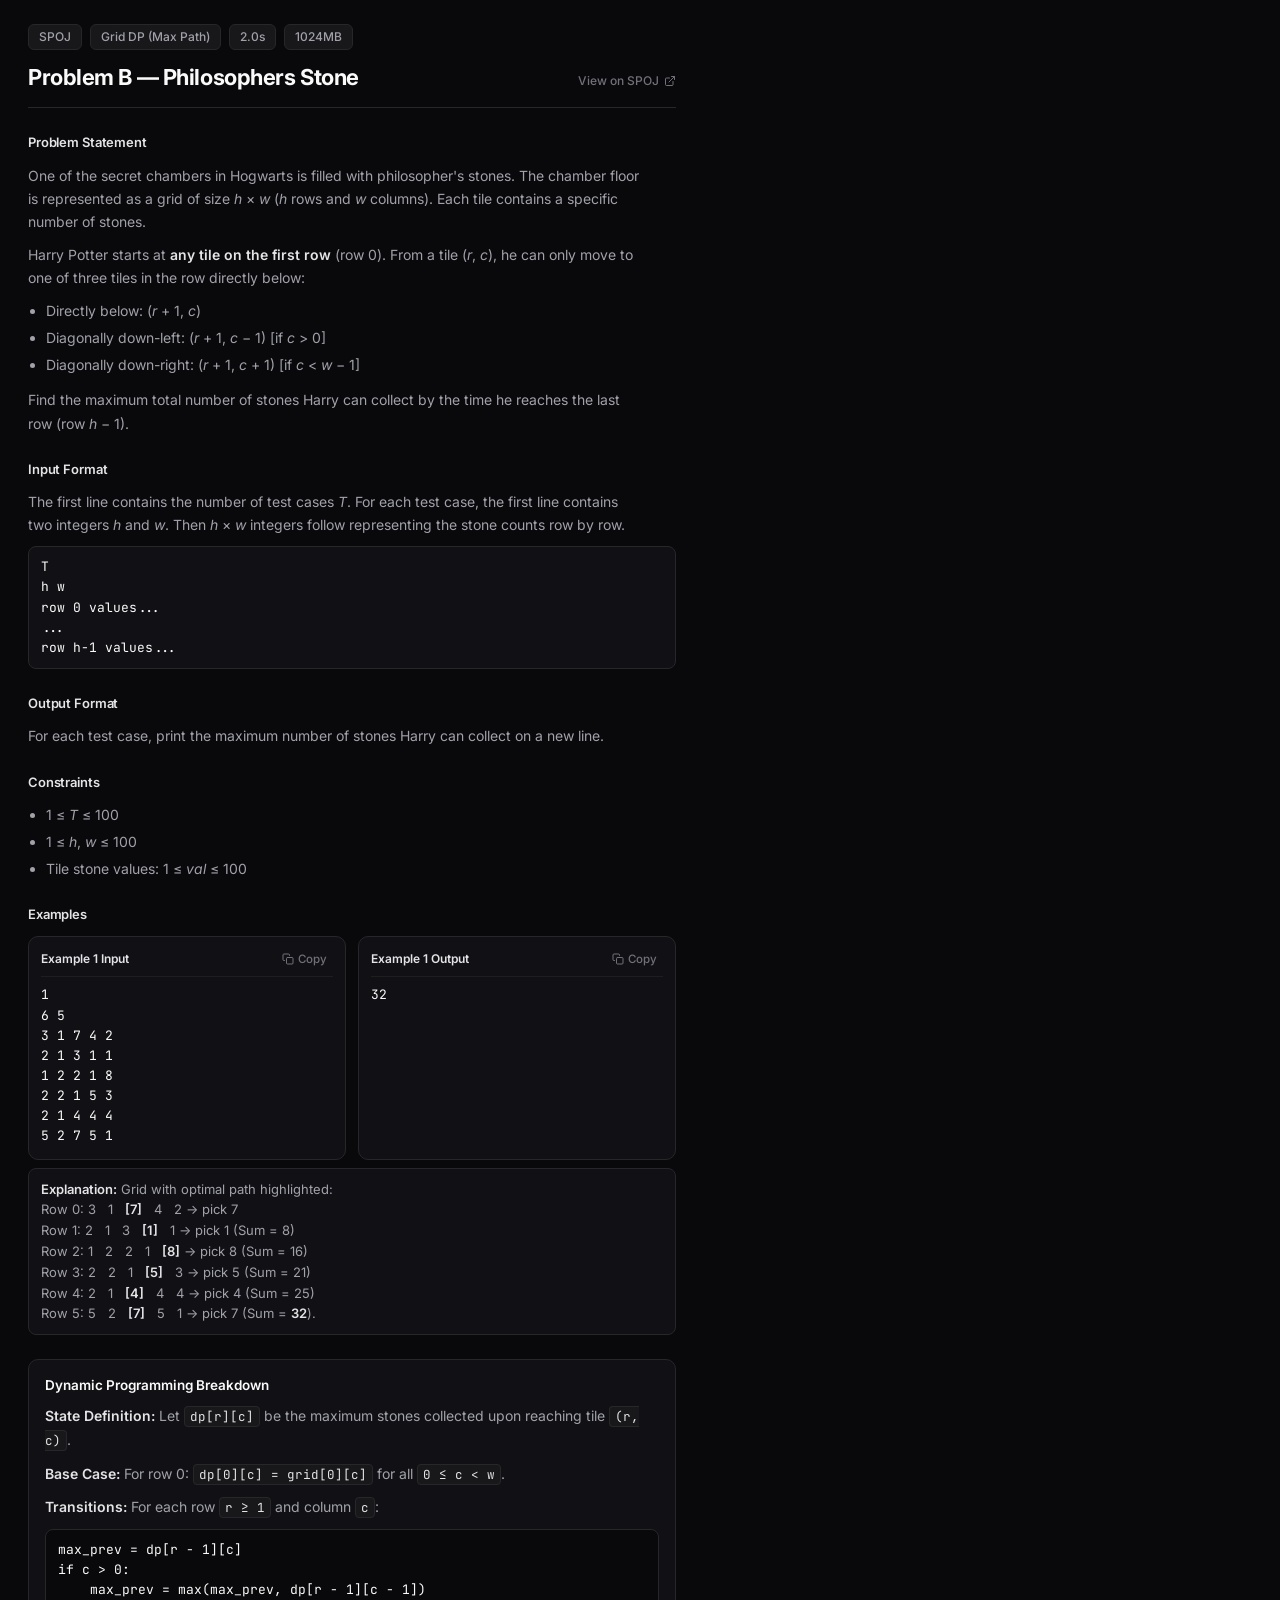
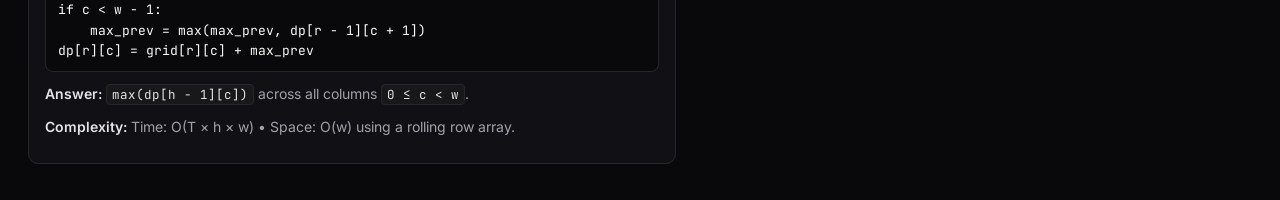
<file: local-cp-judge/workspaces/17sep-contest/B-philosophers-stone/statement.html>
<!DOCTYPE html>
<html lang="en">
<head>
  <meta charset="UTF-8">
  <link rel="preconnect" href="https://fonts.googleapis.com">
  <link rel="preconnect" href="https://fonts.gstatic.com" crossorigin>
  <link href="https://fonts.googleapis.com/css2?family=Inter:wght@400;500;600;700&family=JetBrains+Mono:wght@400;500&display=swap" rel="stylesheet">
  <title>Problem B — Philosophers Stone</title>
  
<style>
  /* obsidian-statement-theme */
  :root {
    --bg-app: #09090B;
    --bg-panel: #111115;
    --bg-surface-subtle: #18181B;
    --bg-surface-hover: #1F1F24;
    --border-subtle: #27272A;
    --border-strong: #3F3F46;
    --text-primary: #FAFAFA;
    --text-secondary: #A1A1AA;
    --text-muted: #71717A;
    --accent-ac: #10B981;
  }
  * {
    box-sizing: border-box;
    margin: 0;
    padding: 0;
    scrollbar-width: thin;
    scrollbar-color: #27272A transparent;
  }
  ::-webkit-scrollbar { width: 6px; height: 6px; }
  ::-webkit-scrollbar-track { background: transparent; }
  ::-webkit-scrollbar-thumb { background: #27272A; border-radius: 9999px; }
  ::-webkit-scrollbar-thumb:hover { background: #3F3F46; }

  body {
    background: var(--bg-app);
    color: var(--text-secondary);
    font-family: "Inter", -apple-system, BlinkMacSystemFont, "Segoe UI", Roboto, sans-serif;
    font-size: 14px;
    line-height: 1.65;
    padding: 24px 28px 36px;
    -webkit-font-smoothing: antialiased;
  }
  .statement-container {
    max-width: 72ch;
  }
  a { color: var(--text-muted); text-decoration: none; }
  a:hover { color: var(--text-primary); }

  /* Metadata Strip: Uniform Muted Monochrome Chips */
  .meta-chips {
    display: flex;
    flex-wrap: wrap;
    gap: 8px;
    margin-bottom: 14px;
  }
  .meta-chip {
    display: inline-flex;
    align-items: center;
    padding: 2px 10px;
    border-radius: 6px;
    font-size: 12px;
    font-weight: 500;
    background: var(--bg-surface-subtle);
    border: 1px solid var(--border-subtle);
    color: var(--text-secondary);
  }

  /* Title Row */
  .title-row {
    display: flex;
    justify-content: space-between;
    align-items: baseline;
    flex-wrap: wrap;
    gap: 12px;
    margin-bottom: 24px;
    padding-bottom: 16px;
    border-bottom: 1px solid var(--border-subtle);
  }
  .title-row h1 {
    font-size: 22px;
    font-weight: 700;
    letter-spacing: -0.02em;
    color: var(--text-primary);
    line-height: 1.25;
  }
  .source-link {
    display: inline-flex;
    align-items: center;
    gap: 5px;
    font-size: 12px;
    font-weight: 500;
    color: var(--text-muted);
    transition: color 0.15s ease;
    white-space: nowrap;
  }
  .source-link:hover {
    color: var(--text-primary);
    text-decoration: none;
  }

  .section-block {
    margin-bottom: 24px;
  }
  h2 {
    font-size: 13px;
    font-weight: 600;
    color: #E4E4E7;
    margin-bottom: 10px;
    letter-spacing: -0.01em;
  }
  h3 {
    font-size: 13.5px;
    font-weight: 600;
    color: var(--text-primary);
    margin: 0 0 8px 0;
  }
  p { margin-bottom: 10px; max-width: 68ch; }
  ul, ol { margin-left: 18px; margin-bottom: 12px; max-width: 68ch; }
  li { margin-bottom: 4px; }
  strong { color: #E4E4E7; font-weight: 600; }

  code {
    font-family: "JetBrains Mono", Consolas, Menlo, monospace;
    font-size: 12.5px;
    background: var(--bg-surface-subtle);
    border: 1px solid var(--border-subtle);
    border-radius: 4px;
    padding: 1px 5px;
    color: #E4E4E7;
  }
  pre {
    font-family: "JetBrains Mono", Consolas, Menlo, monospace;
    font-size: 13px;
    background: var(--bg-panel);
    border: 1px solid var(--border-subtle);
    border-radius: 8px;
    padding: 10px 12px;
    overflow-x: auto;
    color: var(--text-primary);
    line-height: 1.55;
    margin-bottom: 10px;
  }

  /* Side-by-Side Example Cards */
  .example-wrapper {
    margin-bottom: 16px;
  }
  .example-grid {
    display: grid;
    grid-template-columns: repeat(2, minmax(0, 1fr));
    gap: 12px;
    margin-bottom: 8px;
  }
  @media (max-width: 600px) {
    .example-grid { grid-template-columns: 1fr; }
  }
  .io-card {
    background: var(--bg-panel);
    border: 1px solid var(--border-subtle);
    border-radius: 10px;
    padding: 12px;
    display: flex;
    flex-direction: column;
    gap: 8px;
  }
  .io-card-header {
    display: flex;
    align-items: center;
    justify-content: space-between;
    gap: 8px;
    padding-bottom: 8px;
    border-bottom: 1px solid rgba(39, 39, 42, 0.6);
  }
  .io-card-title {
    font-size: 12px;
    font-weight: 600;
    color: #E4E4E7;
  }
  .btn-copy-sample {
    display: inline-flex;
    align-items: center;
    gap: 4px;
    background: transparent;
    border: none;
    color: var(--text-muted);
    font-family: "Inter", sans-serif;
    font-size: 11.5px;
    font-weight: 500;
    cursor: pointer;
    padding: 2px 6px;
    border-radius: 5px;
    transition: color 0.15s ease, background-color 0.15s ease;
  }
  .btn-copy-sample:hover {
    color: var(--text-primary);
    background: var(--bg-surface-hover);
  }
  .btn-copy-sample.copied {
    color: var(--accent-ac);
  }
  .io-card pre {
    background: transparent;
    border: none;
    padding: 0;
    margin: 0;
    font-size: 13px;
    line-height: 1.55;
    color: var(--text-primary);
  }
  .example-explanation {
    background: var(--bg-panel);
    border: 1px solid var(--border-subtle);
    border-radius: 8px;
    padding: 10px 12px;
    font-size: 13px;
    line-height: 1.6;
    color: var(--text-secondary);
  }

  .dp-analysis-card {
    background: var(--bg-panel);
    border: 1px solid var(--border-subtle);
    border-radius: 10px;
    padding: 14px 16px;
    margin-top: 24px;
  }
  .dp-analysis-card pre {
    background: var(--bg-app);
  }
</style>

</head>
<body>
  <div class="statement-container">
    <div class="meta-chips">
      <span class="meta-chip">SPOJ</span>
      <span class="meta-chip">Grid DP (Max Path)</span>
      <span class="meta-chip">2.0s</span>
      <span class="meta-chip">1024MB</span>
    </div>

    <div class="title-row">
      <h1>Problem B — Philosophers Stone</h1>
      <a class="source-link" href="https://www.spoj.com/problems/BYTESM2/" target="_blank" rel="noopener noreferrer">
        <span>View on SPOJ</span>
        <svg width="12" height="12" viewBox="0 0 24 24" fill="none" stroke="currentColor" stroke-width="2" stroke-linecap="round" stroke-linejoin="round"><path d="M18 13v6a2 2 0 0 1-2 2H5a2 2 0 0 1-2-2V8a2 2 0 0 1 2-2h6"></path><polyline points="15 3 21 3 21 9"></polyline><line x1="10" y1="14" x2="21" y2="3"></line></svg>
      </a>
    </div>

    <div class="section-block">
      <h2>Problem Statement</h2>
      
<p>One of the secret chambers in Hogwarts is filled with philosopher's stones. The chamber floor is represented as a grid of size <em>h</em> &times; <em>w</em> (<em>h</em> rows and <em>w</em> columns). Each tile contains a specific number of stones.</p>
<p>Harry Potter starts at <strong>any tile on the first row</strong> (row 0). From a tile (<em>r</em>, <em>c</em>), he can only move to one of three tiles in the row directly below:</p>
<ul>
  <li>Directly below: (<em>r</em> + 1, <em>c</em>)</li>
  <li>Diagonally down-left: (<em>r</em> + 1, <em>c</em> &minus; 1) [if <em>c</em> &gt; 0]</li>
  <li>Diagonally down-right: (<em>r</em> + 1, <em>c</em> + 1) [if <em>c</em> &lt; <em>w</em> &minus; 1]</li>
</ul>
<p>Find the maximum total number of stones Harry can collect by the time he reaches the last row (row <em>h</em> &minus; 1).</p>

    </div>

    <div class="section-block">
      <h2>Input Format</h2>
      
<p>The first line contains the number of test cases <em>T</em>. For each test case, the first line contains two integers <em>h</em> and <em>w</em>. Then <em>h</em> &times; <em>w</em> integers follow representing the stone counts row by row.</p>
<pre>T
h w
row 0 values...
...
row h-1 values...</pre>

    </div>

    <div class="section-block">
      <h2>Output Format</h2>
      
<p>For each test case, print the maximum number of stones Harry can collect on a new line.</p>

    </div>

    <div class="section-block">
      <h2>Constraints</h2>
      
<ul>
  <li>1 &le; <em>T</em> &le; 100</li>
  <li>1 &le; <em>h</em>, <em>w</em> &le; 100</li>
  <li>Tile stone values: 1 &le; <em>val</em> &le; 100</li>
</ul>

    </div>

    <div class="section-block">
      <h2>Examples</h2>
      
<div class="example-wrapper">
  <div class="example-grid">
    <div class="io-card">
      <div class="io-card-header">
        <span class="io-card-title">Example 1 Input</span>
        <button type="button" class="btn-copy-sample" onclick="copyPre(this)"><svg width="12" height="12" viewBox="0 0 24 24" fill="none" stroke="currentColor" stroke-width="2" stroke-linecap="round" stroke-linejoin="round"><rect x="9" y="9" width="13" height="13" rx="2" ry="2"></rect><path d="M5 15H4a2 2 0 0 1-2-2V4a2 2 0 0 1 2-2h9a2 2 0 0 1 2 2v1"></path></svg><span>Copy</span></button>
      </div>
      <pre>1
6 5
3 1 7 4 2
2 1 3 1 1
1 2 2 1 8
2 2 1 5 3
2 1 4 4 4
5 2 7 5 1</pre>
    </div>
    <div class="io-card">
      <div class="io-card-header">
        <span class="io-card-title">Example 1 Output</span>
        <button type="button" class="btn-copy-sample" onclick="copyPre(this)"><svg width="12" height="12" viewBox="0 0 24 24" fill="none" stroke="currentColor" stroke-width="2" stroke-linecap="round" stroke-linejoin="round"><rect x="9" y="9" width="13" height="13" rx="2" ry="2"></rect><path d="M5 15H4a2 2 0 0 1-2-2V4a2 2 0 0 1 2-2h9a2 2 0 0 1 2 2v1"></path></svg><span>Copy</span></button>
      </div>
      <pre>32</pre>
    </div>
  </div>
  <div class="example-explanation">
    <strong>Explanation:</strong> Grid with optimal path highlighted:<br>Row 0: 3 &nbsp; 1 &nbsp; <strong>[7]</strong> &nbsp; 4 &nbsp; 2 &rarr; pick 7<br>Row 1: 2 &nbsp; 1 &nbsp; 3 &nbsp; <strong>[1]</strong> &nbsp; 1 &rarr; pick 1 (Sum = 8)<br>Row 2: 1 &nbsp; 2 &nbsp; 2 &nbsp; 1 &nbsp; <strong>[8]</strong> &rarr; pick 8 (Sum = 16)<br>Row 3: 2 &nbsp; 2 &nbsp; 1 &nbsp; <strong>[5]</strong> &nbsp; 3 &rarr; pick 5 (Sum = 21)<br>Row 4: 2 &nbsp; 1 &nbsp; <strong>[4]</strong> &nbsp; 4 &nbsp; 4 &rarr; pick 4 (Sum = 25)<br>Row 5: 5 &nbsp; 2 &nbsp; <strong>[7]</strong> &nbsp; 5 &nbsp; 1 &rarr; pick 7 (Sum = <strong>32</strong>).
  </div>
</div>

    </div>

    <div class="dp-analysis-card">
      
<h3>Dynamic Programming Breakdown</h3>
<p><strong>State Definition:</strong> Let <code>dp[r][c]</code> be the maximum stones collected upon reaching tile <code>(r, c)</code>.</p>
<p><strong>Base Case:</strong> For row 0: <code>dp[0][c] = grid[0][c]</code> for all <code>0 &le; c &lt; w</code>.</p>
<p><strong>Transitions:</strong> For each row <code>r &ge; 1</code> and column <code>c</code>:</p>
<pre>max_prev = dp[r - 1][c]
if c > 0:
    max_prev = max(max_prev, dp[r - 1][c - 1])
if c < w - 1:
    max_prev = max(max_prev, dp[r - 1][c + 1])
dp[r][c] = grid[r][c] + max_prev</pre>
<p><strong>Answer:</strong> <code>max(dp[h - 1][c])</code> across all columns <code>0 &le; c &lt; w</code>.</p>
<p><strong>Complexity:</strong> Time: O(T &times; h &times; w) &bull; Space: O(w) using a rolling row array.</p>

    </div>
  </div>
  <script>
    function copyPre(btn) {
      var card = btn.closest('.io-card');
      var pre = card ? card.querySelector('pre') : null;
      if (!pre || !navigator.clipboard) return;
      navigator.clipboard.writeText(pre.textContent).then(function() {
        var label = btn.querySelector('span');
        if (label) label.textContent = 'Copied';
        btn.classList.add('copied');
        setTimeout(function() {
          if (label) label.textContent = 'Copy';
          btn.classList.remove('copied');
        }, 1400);
      });
    }
  </script>
</body>
</html>
</file>
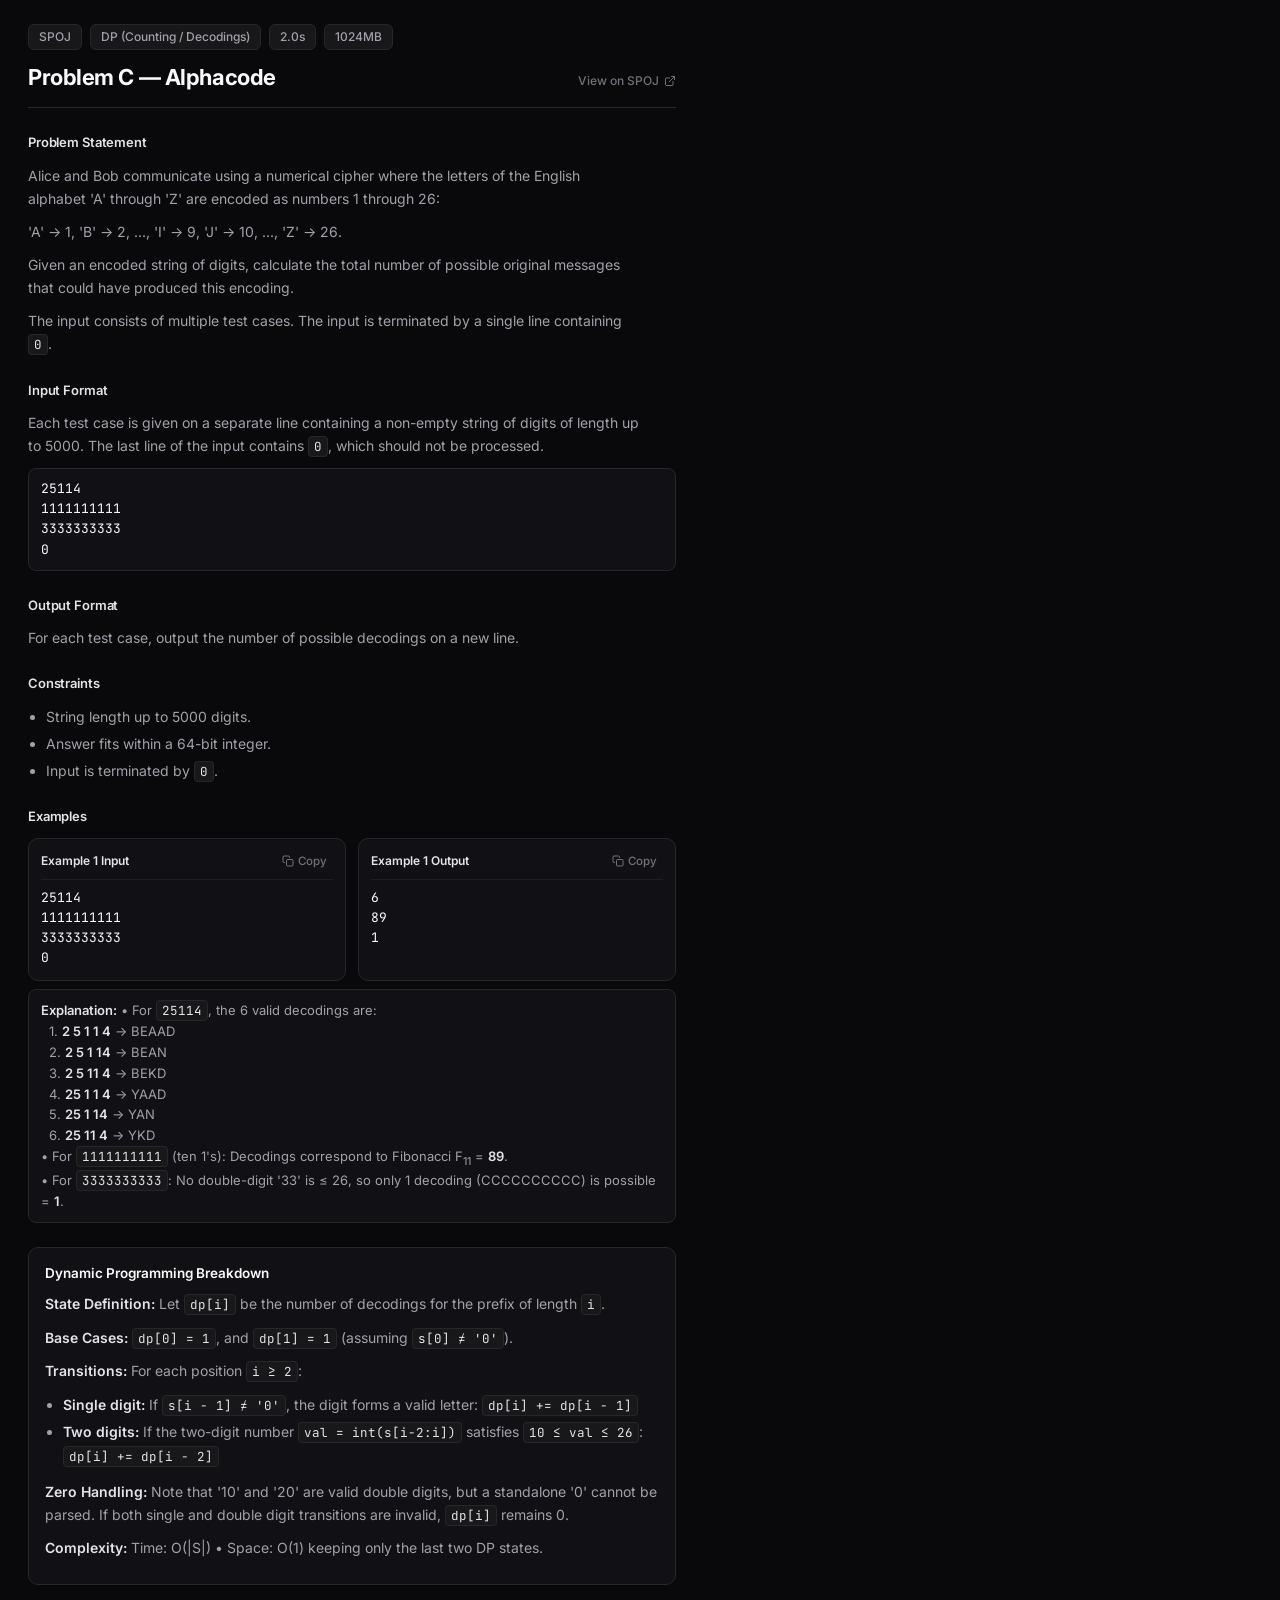
<file: local-cp-judge/workspaces/17sep-contest/C-alphacode/statement.html>
<!DOCTYPE html>
<html lang="en">
<head>
  <meta charset="UTF-8">
  <link rel="preconnect" href="https://fonts.googleapis.com">
  <link rel="preconnect" href="https://fonts.gstatic.com" crossorigin>
  <link href="https://fonts.googleapis.com/css2?family=Inter:wght@400;500;600;700&family=JetBrains+Mono:wght@400;500&display=swap" rel="stylesheet">
  <title>Problem C — Alphacode</title>
  
<style>
  /* obsidian-statement-theme */
  :root {
    --bg-app: #09090B;
    --bg-panel: #111115;
    --bg-surface-subtle: #18181B;
    --bg-surface-hover: #1F1F24;
    --border-subtle: #27272A;
    --border-strong: #3F3F46;
    --text-primary: #FAFAFA;
    --text-secondary: #A1A1AA;
    --text-muted: #71717A;
    --accent-ac: #10B981;
  }
  * {
    box-sizing: border-box;
    margin: 0;
    padding: 0;
    scrollbar-width: thin;
    scrollbar-color: #27272A transparent;
  }
  ::-webkit-scrollbar { width: 6px; height: 6px; }
  ::-webkit-scrollbar-track { background: transparent; }
  ::-webkit-scrollbar-thumb { background: #27272A; border-radius: 9999px; }
  ::-webkit-scrollbar-thumb:hover { background: #3F3F46; }

  body {
    background: var(--bg-app);
    color: var(--text-secondary);
    font-family: "Inter", -apple-system, BlinkMacSystemFont, "Segoe UI", Roboto, sans-serif;
    font-size: 14px;
    line-height: 1.65;
    padding: 24px 28px 36px;
    -webkit-font-smoothing: antialiased;
  }
  .statement-container {
    max-width: 72ch;
  }
  a { color: var(--text-muted); text-decoration: none; }
  a:hover { color: var(--text-primary); }

  /* Metadata Strip: Uniform Muted Monochrome Chips */
  .meta-chips {
    display: flex;
    flex-wrap: wrap;
    gap: 8px;
    margin-bottom: 14px;
  }
  .meta-chip {
    display: inline-flex;
    align-items: center;
    padding: 2px 10px;
    border-radius: 6px;
    font-size: 12px;
    font-weight: 500;
    background: var(--bg-surface-subtle);
    border: 1px solid var(--border-subtle);
    color: var(--text-secondary);
  }

  /* Title Row */
  .title-row {
    display: flex;
    justify-content: space-between;
    align-items: baseline;
    flex-wrap: wrap;
    gap: 12px;
    margin-bottom: 24px;
    padding-bottom: 16px;
    border-bottom: 1px solid var(--border-subtle);
  }
  .title-row h1 {
    font-size: 22px;
    font-weight: 700;
    letter-spacing: -0.02em;
    color: var(--text-primary);
    line-height: 1.25;
  }
  .source-link {
    display: inline-flex;
    align-items: center;
    gap: 5px;
    font-size: 12px;
    font-weight: 500;
    color: var(--text-muted);
    transition: color 0.15s ease;
    white-space: nowrap;
  }
  .source-link:hover {
    color: var(--text-primary);
    text-decoration: none;
  }

  .section-block {
    margin-bottom: 24px;
  }
  h2 {
    font-size: 13px;
    font-weight: 600;
    color: #E4E4E7;
    margin-bottom: 10px;
    letter-spacing: -0.01em;
  }
  h3 {
    font-size: 13.5px;
    font-weight: 600;
    color: var(--text-primary);
    margin: 0 0 8px 0;
  }
  p { margin-bottom: 10px; max-width: 68ch; }
  ul, ol { margin-left: 18px; margin-bottom: 12px; max-width: 68ch; }
  li { margin-bottom: 4px; }
  strong { color: #E4E4E7; font-weight: 600; }

  code {
    font-family: "JetBrains Mono", Consolas, Menlo, monospace;
    font-size: 12.5px;
    background: var(--bg-surface-subtle);
    border: 1px solid var(--border-subtle);
    border-radius: 4px;
    padding: 1px 5px;
    color: #E4E4E7;
  }
  pre {
    font-family: "JetBrains Mono", Consolas, Menlo, monospace;
    font-size: 13px;
    background: var(--bg-panel);
    border: 1px solid var(--border-subtle);
    border-radius: 8px;
    padding: 10px 12px;
    overflow-x: auto;
    color: var(--text-primary);
    line-height: 1.55;
    margin-bottom: 10px;
  }

  /* Side-by-Side Example Cards */
  .example-wrapper {
    margin-bottom: 16px;
  }
  .example-grid {
    display: grid;
    grid-template-columns: repeat(2, minmax(0, 1fr));
    gap: 12px;
    margin-bottom: 8px;
  }
  @media (max-width: 600px) {
    .example-grid { grid-template-columns: 1fr; }
  }
  .io-card {
    background: var(--bg-panel);
    border: 1px solid var(--border-subtle);
    border-radius: 10px;
    padding: 12px;
    display: flex;
    flex-direction: column;
    gap: 8px;
  }
  .io-card-header {
    display: flex;
    align-items: center;
    justify-content: space-between;
    gap: 8px;
    padding-bottom: 8px;
    border-bottom: 1px solid rgba(39, 39, 42, 0.6);
  }
  .io-card-title {
    font-size: 12px;
    font-weight: 600;
    color: #E4E4E7;
  }
  .btn-copy-sample {
    display: inline-flex;
    align-items: center;
    gap: 4px;
    background: transparent;
    border: none;
    color: var(--text-muted);
    font-family: "Inter", sans-serif;
    font-size: 11.5px;
    font-weight: 500;
    cursor: pointer;
    padding: 2px 6px;
    border-radius: 5px;
    transition: color 0.15s ease, background-color 0.15s ease;
  }
  .btn-copy-sample:hover {
    color: var(--text-primary);
    background: var(--bg-surface-hover);
  }
  .btn-copy-sample.copied {
    color: var(--accent-ac);
  }
  .io-card pre {
    background: transparent;
    border: none;
    padding: 0;
    margin: 0;
    font-size: 13px;
    line-height: 1.55;
    color: var(--text-primary);
  }
  .example-explanation {
    background: var(--bg-panel);
    border: 1px solid var(--border-subtle);
    border-radius: 8px;
    padding: 10px 12px;
    font-size: 13px;
    line-height: 1.6;
    color: var(--text-secondary);
  }

  .dp-analysis-card {
    background: var(--bg-panel);
    border: 1px solid var(--border-subtle);
    border-radius: 10px;
    padding: 14px 16px;
    margin-top: 24px;
  }
  .dp-analysis-card pre {
    background: var(--bg-app);
  }
</style>

</head>
<body>
  <div class="statement-container">
    <div class="meta-chips">
      <span class="meta-chip">SPOJ</span>
      <span class="meta-chip">DP (Counting / Decodings)</span>
      <span class="meta-chip">2.0s</span>
      <span class="meta-chip">1024MB</span>
    </div>

    <div class="title-row">
      <h1>Problem C — Alphacode</h1>
      <a class="source-link" href="https://www.spoj.com/problems/ACODE/" target="_blank" rel="noopener noreferrer">
        <span>View on SPOJ</span>
        <svg width="12" height="12" viewBox="0 0 24 24" fill="none" stroke="currentColor" stroke-width="2" stroke-linecap="round" stroke-linejoin="round"><path d="M18 13v6a2 2 0 0 1-2 2H5a2 2 0 0 1-2-2V8a2 2 0 0 1 2-2h6"></path><polyline points="15 3 21 3 21 9"></polyline><line x1="10" y1="14" x2="21" y2="3"></line></svg>
      </a>
    </div>

    <div class="section-block">
      <h2>Problem Statement</h2>
      
<p>Alice and Bob communicate using a numerical cipher where the letters of the English alphabet 'A' through 'Z' are encoded as numbers 1 through 26:</p>
<p>'A' &rarr; 1, 'B' &rarr; 2, ..., 'I' &rarr; 9, 'J' &rarr; 10, ..., 'Z' &rarr; 26.</p>
<p>Given an encoded string of digits, calculate the total number of possible original messages that could have produced this encoding.</p>
<p>The input consists of multiple test cases. The input is terminated by a single line containing <code>0</code>.</p>

    </div>

    <div class="section-block">
      <h2>Input Format</h2>
      
<p>Each test case is given on a separate line containing a non-empty string of digits of length up to 5000. The last line of the input contains <code>0</code>, which should not be processed.</p>
<pre>25114
1111111111
3333333333
0</pre>

    </div>

    <div class="section-block">
      <h2>Output Format</h2>
      
<p>For each test case, output the number of possible decodings on a new line.</p>

    </div>

    <div class="section-block">
      <h2>Constraints</h2>
      
<ul>
  <li>String length up to 5000 digits.</li>
  <li>Answer fits within a 64-bit integer.</li>
  <li>Input is terminated by <code>0</code>.</li>
</ul>

    </div>

    <div class="section-block">
      <h2>Examples</h2>
      
<div class="example-wrapper">
  <div class="example-grid">
    <div class="io-card">
      <div class="io-card-header">
        <span class="io-card-title">Example 1 Input</span>
        <button type="button" class="btn-copy-sample" onclick="copyPre(this)"><svg width="12" height="12" viewBox="0 0 24 24" fill="none" stroke="currentColor" stroke-width="2" stroke-linecap="round" stroke-linejoin="round"><rect x="9" y="9" width="13" height="13" rx="2" ry="2"></rect><path d="M5 15H4a2 2 0 0 1-2-2V4a2 2 0 0 1 2-2h9a2 2 0 0 1 2 2v1"></path></svg><span>Copy</span></button>
      </div>
      <pre>25114
1111111111
3333333333
0</pre>
    </div>
    <div class="io-card">
      <div class="io-card-header">
        <span class="io-card-title">Example 1 Output</span>
        <button type="button" class="btn-copy-sample" onclick="copyPre(this)"><svg width="12" height="12" viewBox="0 0 24 24" fill="none" stroke="currentColor" stroke-width="2" stroke-linecap="round" stroke-linejoin="round"><rect x="9" y="9" width="13" height="13" rx="2" ry="2"></rect><path d="M5 15H4a2 2 0 0 1-2-2V4a2 2 0 0 1 2-2h9a2 2 0 0 1 2 2v1"></path></svg><span>Copy</span></button>
      </div>
      <pre>6
89
1</pre>
    </div>
  </div>
  <div class="example-explanation">
    <strong>Explanation:</strong> • For <code>25114</code>, the 6 valid decodings are:<br>&nbsp;&nbsp;1. <strong>2 5 1 1 4</strong> &rarr; BEAAD<br>&nbsp;&nbsp;2. <strong>2 5 1 14</strong> &rarr; BEAN<br>&nbsp;&nbsp;3. <strong>2 5 11 4</strong> &rarr; BEKD<br>&nbsp;&nbsp;4. <strong>25 1 1 4</strong> &rarr; YAAD<br>&nbsp;&nbsp;5. <strong>25 1 14</strong> &rarr; YAN<br>&nbsp;&nbsp;6. <strong>25 11 4</strong> &rarr; YKD<br>• For <code>1111111111</code> (ten 1's): Decodings correspond to Fibonacci F<sub>11</sub> = <strong>89</strong>.<br>• For <code>3333333333</code>: No double-digit '33' is &le; 26, so only 1 decoding (CCCCCCCCCC) is possible = <strong>1</strong>.
  </div>
</div>

    </div>

    <div class="dp-analysis-card">
      
<h3>Dynamic Programming Breakdown</h3>
<p><strong>State Definition:</strong> Let <code>dp[i]</code> be the number of decodings for the prefix of length <code>i</code>.</p>
<p><strong>Base Cases:</strong> <code>dp[0] = 1</code>, and <code>dp[1] = 1</code> (assuming <code>s[0] &ne; '0'</code>).</p>
<p><strong>Transitions:</strong> For each position <code>i &ge; 2</code>:</p>
<ul>
  <li><strong>Single digit:</strong> If <code>s[i - 1] &ne; '0'</code>, the digit forms a valid letter: <code>dp[i] += dp[i - 1]</code></li>
  <li><strong>Two digits:</strong> If the two-digit number <code>val = int(s[i-2:i])</code> satisfies <code>10 &le; val &le; 26</code>: <code>dp[i] += dp[i - 2]</code></li>
</ul>
<p><strong>Zero Handling:</strong> Note that '10' and '20' are valid double digits, but a standalone '0' cannot be parsed. If both single and double digit transitions are invalid, <code>dp[i]</code> remains 0.</p>
<p><strong>Complexity:</strong> Time: O(|S|) &bull; Space: O(1) keeping only the last two DP states.</p>

    </div>
  </div>
  <script>
    function copyPre(btn) {
      var card = btn.closest('.io-card');
      var pre = card ? card.querySelector('pre') : null;
      if (!pre || !navigator.clipboard) return;
      navigator.clipboard.writeText(pre.textContent).then(function() {
        var label = btn.querySelector('span');
        if (label) label.textContent = 'Copied';
        btn.classList.add('copied');
        setTimeout(function() {
          if (label) label.textContent = 'Copy';
          btn.classList.remove('copied');
        }, 1400);
      });
    }
  </script>
</body>
</html>
</file>
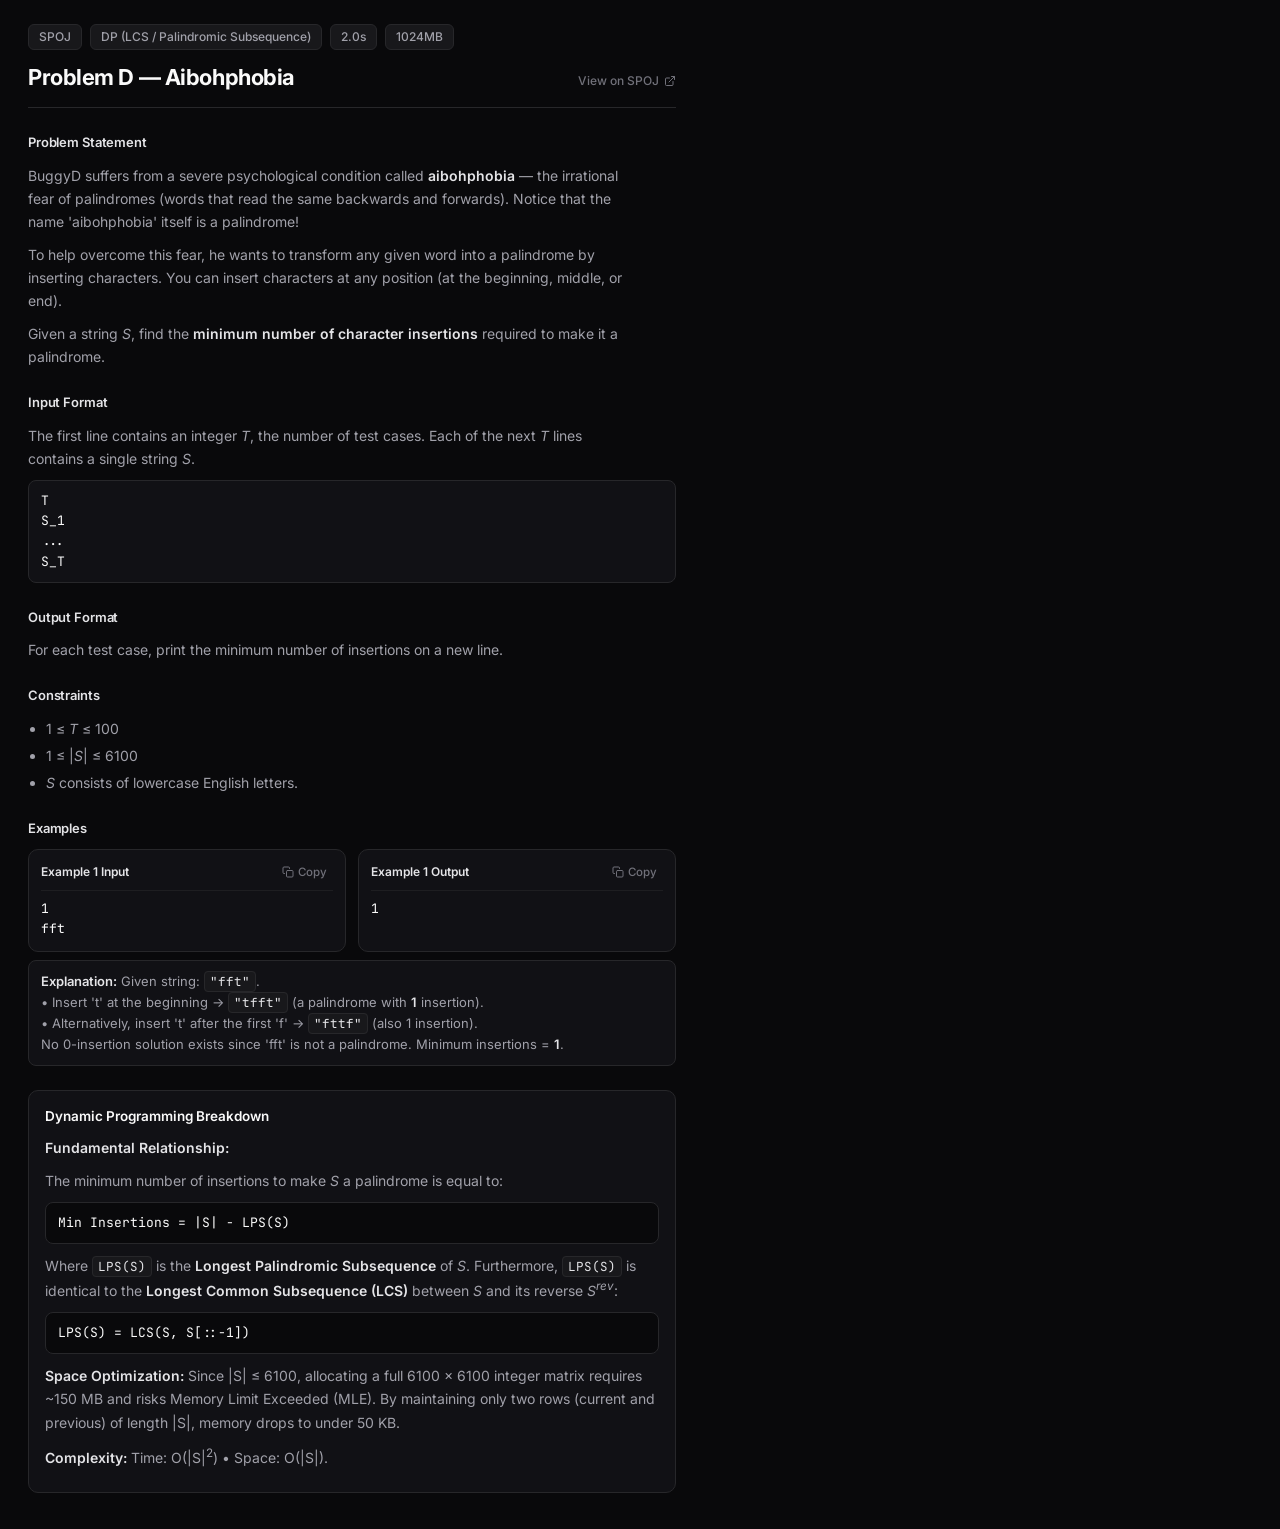
<file: local-cp-judge/workspaces/17sep-contest/D-aibohphobia/statement.html>
<!DOCTYPE html>
<html lang="en">
<head>
  <meta charset="UTF-8">
  <link rel="preconnect" href="https://fonts.googleapis.com">
  <link rel="preconnect" href="https://fonts.gstatic.com" crossorigin>
  <link href="https://fonts.googleapis.com/css2?family=Inter:wght@400;500;600;700&family=JetBrains+Mono:wght@400;500&display=swap" rel="stylesheet">
  <title>Problem D — Aibohphobia</title>
  
<style>
  /* obsidian-statement-theme */
  :root {
    --bg-app: #09090B;
    --bg-panel: #111115;
    --bg-surface-subtle: #18181B;
    --bg-surface-hover: #1F1F24;
    --border-subtle: #27272A;
    --border-strong: #3F3F46;
    --text-primary: #FAFAFA;
    --text-secondary: #A1A1AA;
    --text-muted: #71717A;
    --accent-ac: #10B981;
  }
  * {
    box-sizing: border-box;
    margin: 0;
    padding: 0;
    scrollbar-width: thin;
    scrollbar-color: #27272A transparent;
  }
  ::-webkit-scrollbar { width: 6px; height: 6px; }
  ::-webkit-scrollbar-track { background: transparent; }
  ::-webkit-scrollbar-thumb { background: #27272A; border-radius: 9999px; }
  ::-webkit-scrollbar-thumb:hover { background: #3F3F46; }

  body {
    background: var(--bg-app);
    color: var(--text-secondary);
    font-family: "Inter", -apple-system, BlinkMacSystemFont, "Segoe UI", Roboto, sans-serif;
    font-size: 14px;
    line-height: 1.65;
    padding: 24px 28px 36px;
    -webkit-font-smoothing: antialiased;
  }
  .statement-container {
    max-width: 72ch;
  }
  a { color: var(--text-muted); text-decoration: none; }
  a:hover { color: var(--text-primary); }

  /* Metadata Strip: Uniform Muted Monochrome Chips */
  .meta-chips {
    display: flex;
    flex-wrap: wrap;
    gap: 8px;
    margin-bottom: 14px;
  }
  .meta-chip {
    display: inline-flex;
    align-items: center;
    padding: 2px 10px;
    border-radius: 6px;
    font-size: 12px;
    font-weight: 500;
    background: var(--bg-surface-subtle);
    border: 1px solid var(--border-subtle);
    color: var(--text-secondary);
  }

  /* Title Row */
  .title-row {
    display: flex;
    justify-content: space-between;
    align-items: baseline;
    flex-wrap: wrap;
    gap: 12px;
    margin-bottom: 24px;
    padding-bottom: 16px;
    border-bottom: 1px solid var(--border-subtle);
  }
  .title-row h1 {
    font-size: 22px;
    font-weight: 700;
    letter-spacing: -0.02em;
    color: var(--text-primary);
    line-height: 1.25;
  }
  .source-link {
    display: inline-flex;
    align-items: center;
    gap: 5px;
    font-size: 12px;
    font-weight: 500;
    color: var(--text-muted);
    transition: color 0.15s ease;
    white-space: nowrap;
  }
  .source-link:hover {
    color: var(--text-primary);
    text-decoration: none;
  }

  .section-block {
    margin-bottom: 24px;
  }
  h2 {
    font-size: 13px;
    font-weight: 600;
    color: #E4E4E7;
    margin-bottom: 10px;
    letter-spacing: -0.01em;
  }
  h3 {
    font-size: 13.5px;
    font-weight: 600;
    color: var(--text-primary);
    margin: 0 0 8px 0;
  }
  p { margin-bottom: 10px; max-width: 68ch; }
  ul, ol { margin-left: 18px; margin-bottom: 12px; max-width: 68ch; }
  li { margin-bottom: 4px; }
  strong { color: #E4E4E7; font-weight: 600; }

  code {
    font-family: "JetBrains Mono", Consolas, Menlo, monospace;
    font-size: 12.5px;
    background: var(--bg-surface-subtle);
    border: 1px solid var(--border-subtle);
    border-radius: 4px;
    padding: 1px 5px;
    color: #E4E4E7;
  }
  pre {
    font-family: "JetBrains Mono", Consolas, Menlo, monospace;
    font-size: 13px;
    background: var(--bg-panel);
    border: 1px solid var(--border-subtle);
    border-radius: 8px;
    padding: 10px 12px;
    overflow-x: auto;
    color: var(--text-primary);
    line-height: 1.55;
    margin-bottom: 10px;
  }

  /* Side-by-Side Example Cards */
  .example-wrapper {
    margin-bottom: 16px;
  }
  .example-grid {
    display: grid;
    grid-template-columns: repeat(2, minmax(0, 1fr));
    gap: 12px;
    margin-bottom: 8px;
  }
  @media (max-width: 600px) {
    .example-grid { grid-template-columns: 1fr; }
  }
  .io-card {
    background: var(--bg-panel);
    border: 1px solid var(--border-subtle);
    border-radius: 10px;
    padding: 12px;
    display: flex;
    flex-direction: column;
    gap: 8px;
  }
  .io-card-header {
    display: flex;
    align-items: center;
    justify-content: space-between;
    gap: 8px;
    padding-bottom: 8px;
    border-bottom: 1px solid rgba(39, 39, 42, 0.6);
  }
  .io-card-title {
    font-size: 12px;
    font-weight: 600;
    color: #E4E4E7;
  }
  .btn-copy-sample {
    display: inline-flex;
    align-items: center;
    gap: 4px;
    background: transparent;
    border: none;
    color: var(--text-muted);
    font-family: "Inter", sans-serif;
    font-size: 11.5px;
    font-weight: 500;
    cursor: pointer;
    padding: 2px 6px;
    border-radius: 5px;
    transition: color 0.15s ease, background-color 0.15s ease;
  }
  .btn-copy-sample:hover {
    color: var(--text-primary);
    background: var(--bg-surface-hover);
  }
  .btn-copy-sample.copied {
    color: var(--accent-ac);
  }
  .io-card pre {
    background: transparent;
    border: none;
    padding: 0;
    margin: 0;
    font-size: 13px;
    line-height: 1.55;
    color: var(--text-primary);
  }
  .example-explanation {
    background: var(--bg-panel);
    border: 1px solid var(--border-subtle);
    border-radius: 8px;
    padding: 10px 12px;
    font-size: 13px;
    line-height: 1.6;
    color: var(--text-secondary);
  }

  .dp-analysis-card {
    background: var(--bg-panel);
    border: 1px solid var(--border-subtle);
    border-radius: 10px;
    padding: 14px 16px;
    margin-top: 24px;
  }
  .dp-analysis-card pre {
    background: var(--bg-app);
  }
</style>

</head>
<body>
  <div class="statement-container">
    <div class="meta-chips">
      <span class="meta-chip">SPOJ</span>
      <span class="meta-chip">DP (LCS / Palindromic Subsequence)</span>
      <span class="meta-chip">2.0s</span>
      <span class="meta-chip">1024MB</span>
    </div>

    <div class="title-row">
      <h1>Problem D — Aibohphobia</h1>
      <a class="source-link" href="https://www.spoj.com/problems/AIBOHP/" target="_blank" rel="noopener noreferrer">
        <span>View on SPOJ</span>
        <svg width="12" height="12" viewBox="0 0 24 24" fill="none" stroke="currentColor" stroke-width="2" stroke-linecap="round" stroke-linejoin="round"><path d="M18 13v6a2 2 0 0 1-2 2H5a2 2 0 0 1-2-2V8a2 2 0 0 1 2-2h6"></path><polyline points="15 3 21 3 21 9"></polyline><line x1="10" y1="14" x2="21" y2="3"></line></svg>
      </a>
    </div>

    <div class="section-block">
      <h2>Problem Statement</h2>
      
<p>BuggyD suffers from a severe psychological condition called <strong>aibohphobia</strong> &mdash; the irrational fear of palindromes (words that read the same backwards and forwards). Notice that the name 'aibohphobia' itself is a palindrome!</p>
<p>To help overcome this fear, he wants to transform any given word into a palindrome by inserting characters. You can insert characters at any position (at the beginning, middle, or end).</p>
<p>Given a string <em>S</em>, find the <strong>minimum number of character insertions</strong> required to make it a palindrome.</p>

    </div>

    <div class="section-block">
      <h2>Input Format</h2>
      
<p>The first line contains an integer <em>T</em>, the number of test cases. Each of the next <em>T</em> lines contains a single string <em>S</em>.</p>
<pre>T
S_1
...
S_T</pre>

    </div>

    <div class="section-block">
      <h2>Output Format</h2>
      
<p>For each test case, print the minimum number of insertions on a new line.</p>

    </div>

    <div class="section-block">
      <h2>Constraints</h2>
      
<ul>
  <li>1 &le; <em>T</em> &le; 100</li>
  <li>1 &le; |<em>S</em>| &le; 6100</li>
  <li><em>S</em> consists of lowercase English letters.</li>
</ul>

    </div>

    <div class="section-block">
      <h2>Examples</h2>
      
<div class="example-wrapper">
  <div class="example-grid">
    <div class="io-card">
      <div class="io-card-header">
        <span class="io-card-title">Example 1 Input</span>
        <button type="button" class="btn-copy-sample" onclick="copyPre(this)"><svg width="12" height="12" viewBox="0 0 24 24" fill="none" stroke="currentColor" stroke-width="2" stroke-linecap="round" stroke-linejoin="round"><rect x="9" y="9" width="13" height="13" rx="2" ry="2"></rect><path d="M5 15H4a2 2 0 0 1-2-2V4a2 2 0 0 1 2-2h9a2 2 0 0 1 2 2v1"></path></svg><span>Copy</span></button>
      </div>
      <pre>1
fft</pre>
    </div>
    <div class="io-card">
      <div class="io-card-header">
        <span class="io-card-title">Example 1 Output</span>
        <button type="button" class="btn-copy-sample" onclick="copyPre(this)"><svg width="12" height="12" viewBox="0 0 24 24" fill="none" stroke="currentColor" stroke-width="2" stroke-linecap="round" stroke-linejoin="round"><rect x="9" y="9" width="13" height="13" rx="2" ry="2"></rect><path d="M5 15H4a2 2 0 0 1-2-2V4a2 2 0 0 1 2-2h9a2 2 0 0 1 2 2v1"></path></svg><span>Copy</span></button>
      </div>
      <pre>1</pre>
    </div>
  </div>
  <div class="example-explanation">
    <strong>Explanation:</strong> Given string: <code>"fft"</code>.<br>• Insert 't' at the beginning &rarr; <code>"tfft"</code> (a palindrome with <strong>1</strong> insertion).<br>• Alternatively, insert 't' after the first 'f' &rarr; <code>"fttf"</code> (also 1 insertion).<br>No 0-insertion solution exists since 'fft' is not a palindrome. Minimum insertions = <strong>1</strong>.
  </div>
</div>

    </div>

    <div class="dp-analysis-card">
      
<h3>Dynamic Programming Breakdown</h3>
<p><strong>Fundamental Relationship:</strong></p>
<p>The minimum number of insertions to make <em>S</em> a palindrome is equal to:</p>
<pre>Min Insertions = |S| - LPS(S)</pre>
<p>Where <code>LPS(S)</code> is the <strong>Longest Palindromic Subsequence</strong> of <em>S</em>. Furthermore, <code>LPS(S)</code> is identical to the <strong>Longest Common Subsequence (LCS)</strong> between <em>S</em> and its reverse <em>S<sup>rev</sup></em>:</p>
<pre>LPS(S) = LCS(S, S[::-1])</pre>
<p><strong>Space Optimization:</strong> Since |S| &le; 6100, allocating a full 6100 &times; 6100 integer matrix requires ~150 MB and risks Memory Limit Exceeded (MLE). By maintaining only two rows (current and previous) of length |S|, memory drops to under 50 KB.</p>
<p><strong>Complexity:</strong> Time: O(|S|<sup>2</sup>) &bull; Space: O(|S|).</p>

    </div>
  </div>
  <script>
    function copyPre(btn) {
      var card = btn.closest('.io-card');
      var pre = card ? card.querySelector('pre') : null;
      if (!pre || !navigator.clipboard) return;
      navigator.clipboard.writeText(pre.textContent).then(function() {
        var label = btn.querySelector('span');
        if (label) label.textContent = 'Copied';
        btn.classList.add('copied');
        setTimeout(function() {
          if (label) label.textContent = 'Copy';
          btn.classList.remove('copied');
        }, 1400);
      });
    }
  </script>
</body>
</html>
</file>
